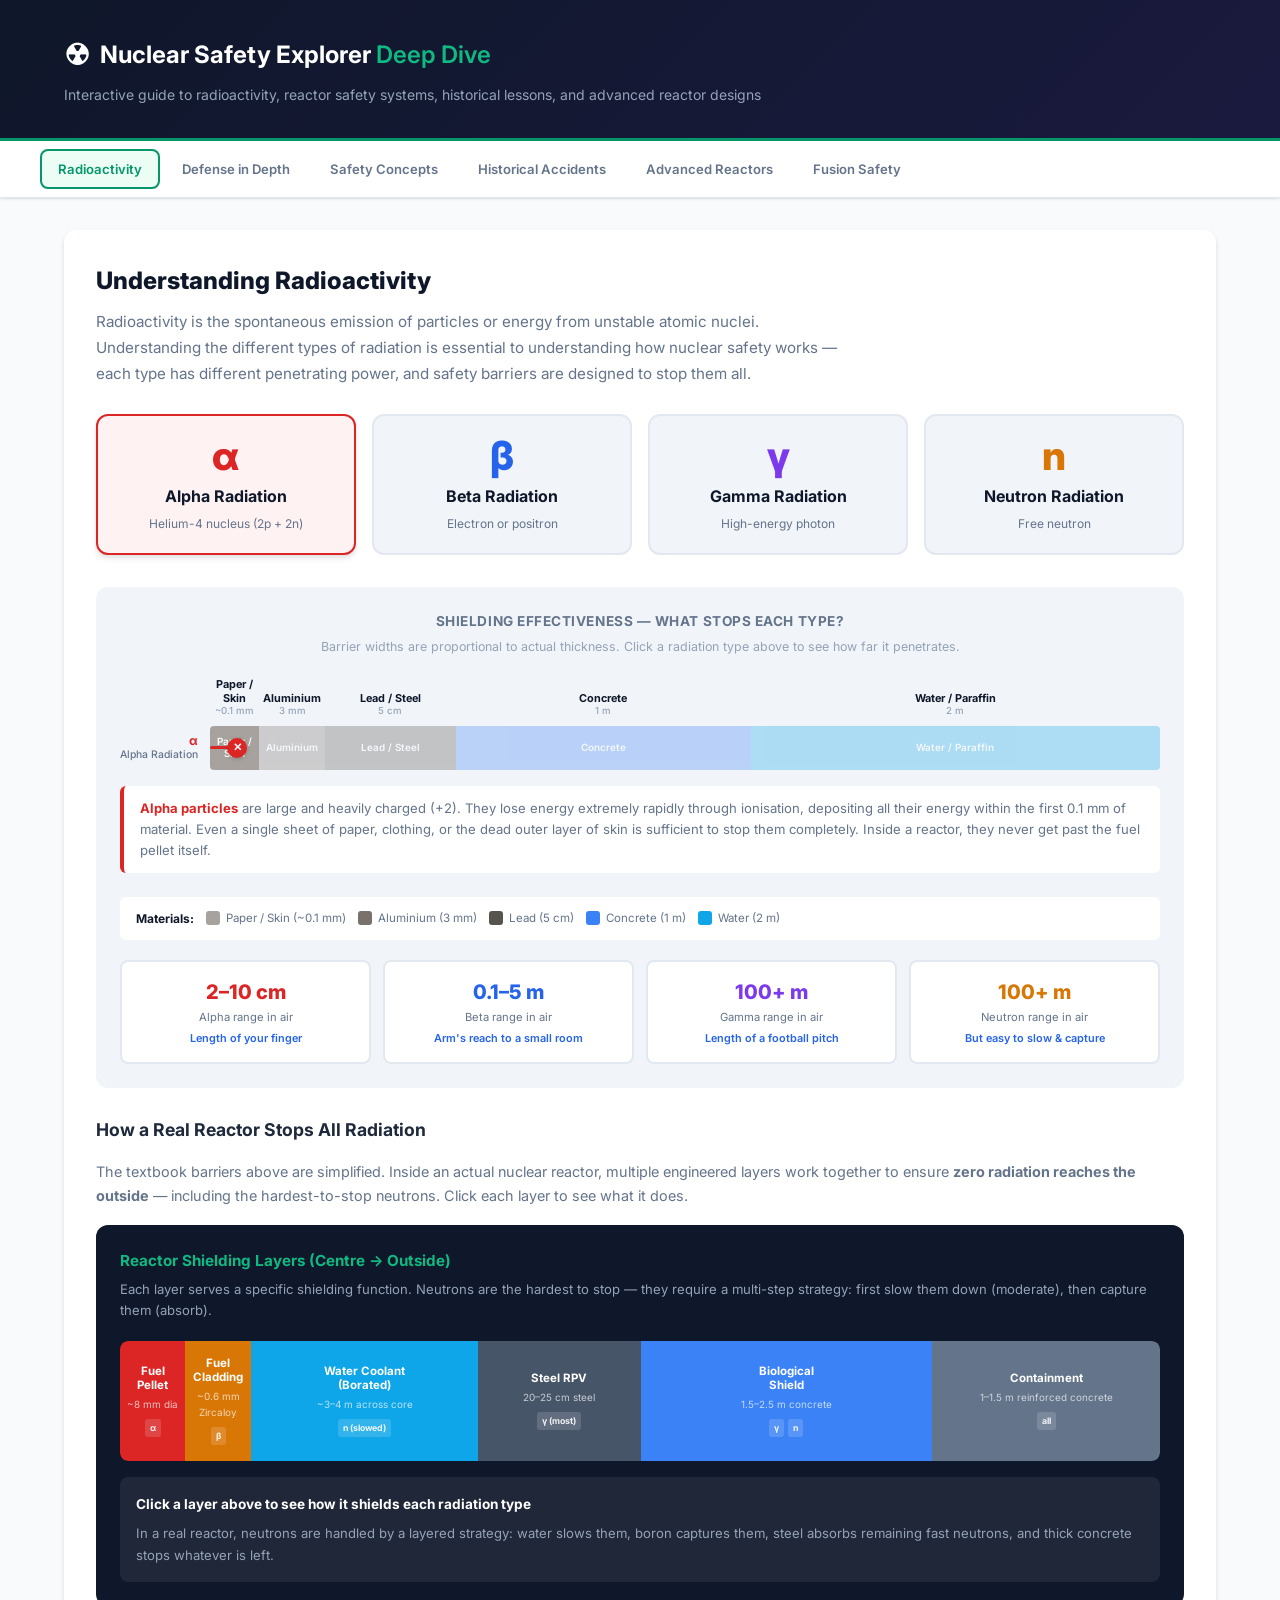
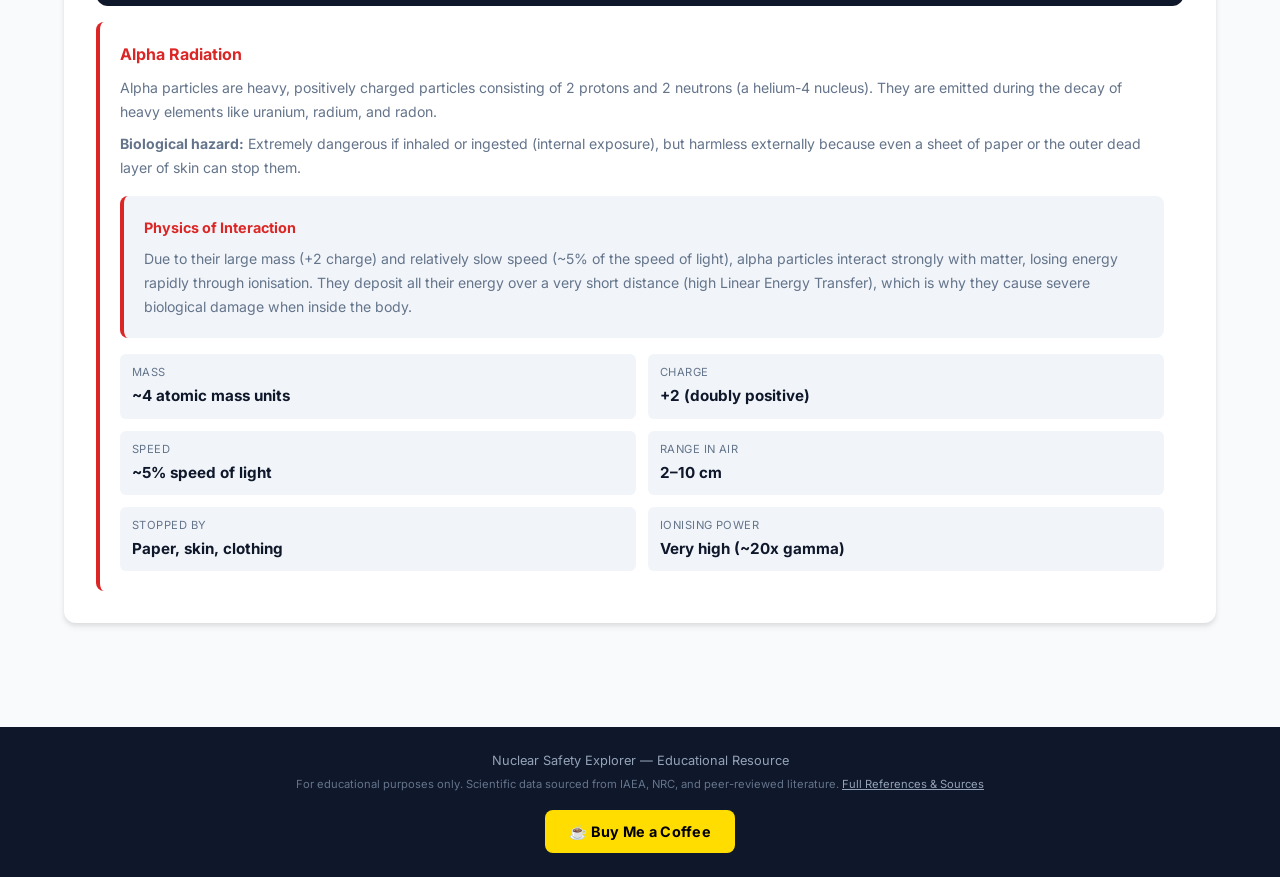
<file: 10_safety_education/index.html>
<!DOCTYPE html>
<html lang="en">
<head>
  <meta charset="UTF-8">
  <meta name="viewport" content="width=device-width, initial-scale=1.0">
  <title>Nuclear Safety Explorer — Understanding Reactor Safety</title>
  <link rel="preconnect" href="https://fonts.googleapis.com">
  <link rel="preconnect" href="https://fonts.gstatic.com" crossorigin>
  <link href="https://fonts.googleapis.com/css2?family=Inter:wght@400;500;600;700;800&display=swap" rel="stylesheet">
  <style>
/* ============================================================
   Nuclear Safety Explorer — Design System
   ============================================================ */
*, *::before, *::after { box-sizing: border-box; margin: 0; padding: 0; }

:root {
  --navy: #0f172a;
  --navy-light: #1e293b;
  --blue: #2563eb;
  --blue-light: #3b82f6;
  --green: #059669;
  --green-light: #10b981;
  --amber: #d97706;
  --amber-light: #f59e0b;
  --purple: #7c3aed;
  --purple-light: #8b5cf6;
  --red: #dc2626;
  --red-light: #ef4444;
  --teal: #0d9488;
  --cyan: #0891b2;
  --slate: #64748b;
  --slate-light: #94a3b8;
  --white: #ffffff;
  --off-white: #f8fafc;
  --gray-100: #f1f5f9;
  --gray-200: #e2e8f0;
  --gray-300: #cbd5e1;
  --radius: 12px;
  --radius-sm: 8px;
  --shadow: 0 1px 3px rgba(0,0,0,0.08), 0 1px 2px rgba(0,0,0,0.06);
  --shadow-md: 0 4px 6px rgba(0,0,0,0.07), 0 2px 4px rgba(0,0,0,0.06);
  --shadow-lg: 0 10px 15px rgba(0,0,0,0.1), 0 4px 6px rgba(0,0,0,0.05);
  --transition: 0.2s ease;
}

html { scroll-behavior: smooth; }

body {
  font-family: 'Inter', -apple-system, BlinkMacSystemFont, sans-serif;
  background: var(--off-white);
  color: var(--navy);
  line-height: 1.6;
  -webkit-font-smoothing: antialiased;
}

.container { max-width: 1200px; margin: 0 auto; padding: 0 24px; }

/* --- Header --- */
.site-header {
  background: linear-gradient(135deg, var(--navy) 0%, #1a1a3e 100%);
  color: var(--white);
  padding: 32px 0;
  border-bottom: 3px solid var(--green);
}

.header-inner { display: flex; flex-direction: column; gap: 4px; }

.logo { display: flex; align-items: center; gap: 10px; font-size: 1.5rem; font-weight: 700; }
.logo-icon { font-size: 1.8rem; }
.logo-sg { color: var(--green-light); font-weight: 600; }

.header-subtitle { font-size: 0.875rem; color: var(--slate-light); margin-top: 2px; }

/* --- Navigation --- */
.section-nav {
  background: var(--white);
  border-bottom: 1px solid var(--gray-200);
  position: sticky;
  top: 0;
  z-index: 100;
  box-shadow: var(--shadow);
}

.nav-inner {
  display: flex;
  gap: 4px;
  overflow-x: auto;
  padding: 8px 0;
  -webkit-overflow-scrolling: touch;
}

.nav-btn {
  background: none;
  border: 2px solid transparent;
  padding: 10px 16px;
  font-family: inherit;
  font-size: 0.82rem;
  font-weight: 600;
  color: var(--slate);
  cursor: pointer;
  border-radius: var(--radius-sm);
  white-space: nowrap;
  transition: all var(--transition);
}

.nav-btn:hover { color: var(--green); background: var(--gray-100); }

.nav-btn.active {
  color: var(--green);
  background: #ecfdf5;
  border-color: var(--green);
}

/* --- Panels --- */
.main-content { padding: 32px 24px; }

.panel {
  background: var(--white);
  border-radius: var(--radius);
  padding: 32px;
  box-shadow: var(--shadow-md);
  margin-bottom: 24px;
}

.panel.hidden { display: none; }

.section-title {
  font-size: 1.5rem;
  font-weight: 800;
  color: var(--navy);
  margin-bottom: 8px;
}

.section-desc {
  color: var(--slate);
  font-size: 0.95rem;
  margin-bottom: 28px;
  max-width: 750px;
  line-height: 1.7;
}

.subsection-title {
  font-size: 1.1rem;
  font-weight: 700;
  color: var(--navy-light);
  margin: 28px 0 16px;
}

/* --- Radiation Type Cards --- */
.radiation-grid {
  display: grid;
  grid-template-columns: repeat(4, 1fr);
  gap: 16px;
  margin-bottom: 32px;
}

.radiation-card {
  background: var(--gray-100);
  border: 2px solid var(--gray-200);
  border-radius: var(--radius);
  padding: 20px;
  cursor: pointer;
  transition: all 0.3s ease;
  text-align: center;
}

.radiation-card:hover { transform: translateY(-2px); box-shadow: var(--shadow-md); }

.radiation-card.active {
  border-color: var(--blue);
  background: #eff6ff;
  box-shadow: var(--shadow-md);
}

.radiation-card.active[data-type="alpha"] { border-color: var(--red); background: #fef2f2; }
.radiation-card.active[data-type="beta"] { border-color: var(--blue); background: #eff6ff; }
.radiation-card.active[data-type="gamma"] { border-color: var(--purple); background: #f5f3ff; }
.radiation-card.active[data-type="neutron"] { border-color: var(--amber); background: #fffbeb; }

.rad-symbol {
  font-size: 2.5rem;
  font-weight: 800;
  display: block;
  margin-bottom: 8px;
  line-height: 1;
}

.rad-name { font-size: 1rem; font-weight: 700; margin-bottom: 4px; }
.rad-particle { font-size: 0.75rem; color: var(--slate); }

/* --- Penetration Diagram (Redesigned with Scale) --- */
.penetration-demo {
  background: var(--gray-100);
  border-radius: var(--radius);
  padding: 24px;
  margin-bottom: 24px;
}

.penetration-title {
  font-size: 0.85rem;
  font-weight: 700;
  text-transform: uppercase;
  letter-spacing: 0.04em;
  color: var(--slate);
  margin-bottom: 4px;
  text-align: center;
}

.penetration-subtitle {
  font-size: 0.78rem;
  color: var(--slate-light);
  text-align: center;
  margin-bottom: 20px;
}

/* Source label on the left */
.pen-row {
  display: flex;
  align-items: center;
  gap: 0;
  margin-bottom: 6px;
  position: relative;
}

.pen-source {
  width: 90px;
  flex-shrink: 0;
  text-align: right;
  padding-right: 12px;
  font-size: 0.78rem;
  font-weight: 700;
  line-height: 1.2;
}

.pen-source .pen-source-sub {
  font-size: 0.65rem;
  font-weight: 500;
  color: var(--slate);
  display: block;
}

.pen-track {
  flex: 1;
  display: flex;
  align-items: stretch;
  height: 44px;
  position: relative;
  border-radius: 4px;
  overflow: visible;
}

.pen-barrier {
  display: flex;
  align-items: center;
  justify-content: center;
  font-size: 0.62rem;
  font-weight: 600;
  color: var(--white);
  text-align: center;
  line-height: 1.2;
  position: relative;
  transition: opacity 0.3s ease;
  padding: 2px 2px;
  min-width: 0;
  overflow: hidden;
}

.pen-barrier-label {
  position: relative;
  z-index: 1;
  pointer-events: none;
}

.pen-barrier .pen-thickness {
  position: absolute;
  bottom: -18px;
  left: 50%;
  transform: translateX(-50%);
  font-size: 0.6rem;
  color: var(--slate);
  font-weight: 600;
  white-space: nowrap;
  z-index: 2;
}

/* Arrow traveling through barriers */
.pen-arrow-track {
  position: absolute;
  top: 0;
  left: 0;
  height: 100%;
  display: flex;
  align-items: center;
  pointer-events: none;
  z-index: 5;
  transition: width 0.5s ease;
}

.pen-arrow-line {
  height: 3px;
  width: 100%;
  border-radius: 2px;
  position: relative;
}

.pen-arrow-line::after {
  content: '';
  position: absolute;
  right: -1px;
  top: -5px;
  width: 0; height: 0;
  border-left: 8px solid currentColor;
  border-top: 6px solid transparent;
  border-bottom: 6px solid transparent;
}

/* Stopped marker */
.pen-stopped {
  position: absolute;
  right: -8px;
  top: 50%;
  transform: translateY(-50%);
  z-index: 6;
  display: flex;
  flex-direction: column;
  align-items: center;
}

.pen-stopped-x {
  width: 20px;
  height: 20px;
  border-radius: 50%;
  display: flex;
  align-items: center;
  justify-content: center;
  font-size: 0.7rem;
  font-weight: 800;
  color: var(--white);
  box-shadow: 0 1px 4px rgba(0,0,0,0.2);
}

.pen-passes {
  position: absolute;
  right: -60px;
  top: 50%;
  transform: translateY(-50%);
  font-size: 0.68rem;
  font-weight: 700;
  white-space: nowrap;
  z-index: 6;
}

/* Barrier header row */
.pen-header-row {
  display: flex;
  align-items: flex-end;
  gap: 0;
  margin-bottom: 4px;
  padding-left: 90px;
}

.pen-header-cell {
  text-align: center;
  font-size: 0.68rem;
  font-weight: 700;
  color: var(--navy);
  line-height: 1.3;
  padding: 0 1px;
  min-width: 0;
}

.pen-header-cell .pen-header-thickness {
  font-size: 0.6rem;
  font-weight: 500;
  color: var(--slate-light);
  display: block;
}

/* Scale bar */
.pen-scale {
  display: flex;
  align-items: center;
  gap: 12px;
  margin-top: 24px;
  padding: 12px 16px;
  background: var(--white);
  border-radius: 6px;
  flex-wrap: wrap;
}

.pen-scale-item {
  display: flex;
  align-items: center;
  gap: 6px;
  font-size: 0.72rem;
  color: var(--slate);
}

.pen-scale-swatch {
  width: 14px;
  height: 14px;
  border-radius: 3px;
}

/* Reactor shielding section */
.reactor-shielding {
  margin-top: 28px;
}

.reactor-shield-diagram {
  background: var(--navy);
  border-radius: var(--radius);
  padding: 24px;
  color: var(--white);
  margin-bottom: 16px;
}

.reactor-shield-diagram h4 {
  font-size: 0.95rem;
  font-weight: 700;
  margin-bottom: 6px;
  color: var(--green-light);
}

.reactor-shield-diagram > p {
  font-size: 0.82rem;
  color: var(--slate-light);
  margin-bottom: 20px;
  line-height: 1.6;
}

.shield-layers-visual {
  display: flex;
  align-items: stretch;
  height: auto;
  gap: 0;
  margin-bottom: 16px;
  border-radius: 8px;
  overflow: hidden;
}

.shield-layer {
  display: flex;
  flex-direction: column;
  align-items: center;
  justify-content: center;
  padding: 16px 6px;
  text-align: center;
  cursor: pointer;
  transition: all 0.3s ease;
  position: relative;
  min-height: 100px;
}

.shield-layer:hover { filter: brightness(1.15); }
.shield-layer.active { filter: brightness(1.25); outline: 2px solid var(--white); outline-offset: -2px; }

.shield-layer-name {
  font-size: 0.72rem;
  font-weight: 700;
  color: var(--white);
  margin-bottom: 4px;
  line-height: 1.2;
}

.shield-layer-dim {
  font-size: 0.62rem;
  color: rgba(255,255,255,0.7);
}

.shield-layer-icons {
  margin-top: 6px;
  display: flex;
  gap: 4px;
  flex-wrap: wrap;
  justify-content: center;
}

.shield-stops-badge {
  font-size: 0.55rem;
  font-weight: 700;
  padding: 2px 5px;
  border-radius: 3px;
  background: rgba(255,255,255,0.15);
  color: rgba(255,255,255,0.9);
}

.shield-detail-box {
  background: rgba(255,255,255,0.07);
  border-radius: 8px;
  padding: 16px;
  font-size: 0.82rem;
  color: var(--slate-light);
  line-height: 1.7;
  min-height: 60px;
}

.shield-detail-box h5 {
  font-size: 0.85rem;
  font-weight: 700;
  color: var(--white);
  margin-bottom: 6px;
}

.shield-detail-box strong { color: var(--green-light); }

/* Scale comparison cards */
.scale-comparison-grid {
  display: grid;
  grid-template-columns: repeat(4, 1fr);
  gap: 12px;
  margin-top: 20px;
}

.scale-card {
  background: var(--white);
  border-radius: var(--radius-sm);
  padding: 14px;
  text-align: center;
  border: 2px solid var(--gray-200);
}

.scale-card-value {
  font-size: 1.25rem;
  font-weight: 800;
  color: var(--navy);
}

.scale-card-label {
  font-size: 0.7rem;
  color: var(--slate);
  margin-top: 2px;
  line-height: 1.3;
}

.scale-card-compare {
  font-size: 0.68rem;
  color: var(--blue);
  font-weight: 600;
  margin-top: 6px;
}

.rad-info-box {
  background: var(--white);
  border-radius: var(--radius-sm);
  padding: 20px;
  border-left: 4px solid var(--gray-300);
  margin-top: 16px;
  transition: all 0.3s ease;
}

.rad-info-box h4 { font-size: 1rem; font-weight: 700; margin-bottom: 8px; }
.rad-info-box p { font-size: 0.88rem; color: var(--slate); line-height: 1.7; }
.rad-info-box .rad-properties {
  display: grid;
  grid-template-columns: 1fr 1fr;
  gap: 12px;
  margin-top: 12px;
}
.rad-prop { background: var(--gray-100); border-radius: 6px; padding: 10px 12px; }
.rad-prop-label { font-size: 0.7rem; color: var(--slate); text-transform: uppercase; letter-spacing: 0.04em; }
.rad-prop-value { font-size: 0.95rem; font-weight: 700; color: var(--navy); margin-top: 2px; }

/* --- Defense in Depth --- */
.defense-layers {
  display: flex;
  flex-direction: column;
  align-items: center;
  gap: 0;
  margin: 24px 0;
}

.defense-ring {
  border-radius: var(--radius);
  padding: 16px 24px;
  width: 100%;
  cursor: pointer;
  transition: all 0.3s ease;
  border: 2px solid transparent;
  position: relative;
  display: flex;
  align-items: center;
  gap: 16px;
  margin-bottom: 8px;
}

.defense-ring:hover { transform: translateX(4px); }

.defense-ring.active {
  box-shadow: var(--shadow-md);
  transform: translateX(8px);
}

.ring-number {
  width: 40px;
  height: 40px;
  border-radius: 50%;
  display: flex;
  align-items: center;
  justify-content: center;
  font-weight: 800;
  font-size: 1.1rem;
  color: var(--white);
  flex-shrink: 0;
}

.ring-content { flex: 1; }
.ring-title { font-weight: 700; font-size: 0.95rem; }
.ring-subtitle { font-size: 0.8rem; color: var(--slate); margin-top: 2px; }

.defense-detail {
  background: var(--white);
  border: 2px solid var(--gray-200);
  border-radius: var(--radius);
  padding: 24px;
  margin-top: 16px;
  min-height: 120px;
}

.defense-detail h4 { font-size: 1.05rem; font-weight: 700; margin-bottom: 10px; }
.defense-detail p { font-size: 0.9rem; color: var(--slate); line-height: 1.7; margin-bottom: 8px; }

/* --- Safety Concepts --- */
.concept-tabs {
  display: flex;
  gap: 8px;
  margin-bottom: 24px;
  flex-wrap: wrap;
}

.concept-tab {
  padding: 10px 20px;
  border: 2px solid var(--gray-200);
  background: var(--gray-100);
  border-radius: 24px;
  font-family: inherit;
  font-size: 0.85rem;
  font-weight: 600;
  color: var(--slate);
  cursor: pointer;
  transition: all var(--transition);
}

.concept-tab:hover { border-color: var(--teal); color: var(--teal); }
.concept-tab.active { border-color: var(--teal); background: #f0fdfa; color: var(--teal); }

.concept-content {
  display: none;
  animation: fadeIn 0.3s ease;
}

.concept-content.active { display: block; }

@keyframes fadeIn {
  from { opacity: 0; transform: translateY(8px); }
  to { opacity: 1; transform: translateY(0); }
}

.concept-header { display: flex; align-items: flex-start; gap: 20px; margin-bottom: 20px; }

.concept-icon {
  width: 56px;
  height: 56px;
  border-radius: var(--radius-sm);
  display: flex;
  align-items: center;
  justify-content: center;
  font-size: 1.5rem;
  flex-shrink: 0;
}

.concept-text h3 { font-size: 1.15rem; font-weight: 700; margin-bottom: 6px; }
.concept-text p { font-size: 0.9rem; color: var(--slate); line-height: 1.7; }

.physics-box {
  background: var(--gray-100);
  border-radius: var(--radius-sm);
  padding: 20px;
  margin-top: 16px;
  border-left: 4px solid var(--teal);
}

.physics-box h4 { font-size: 0.9rem; font-weight: 700; margin-bottom: 8px; color: var(--teal); }
.physics-box p { font-size: 0.88rem; color: var(--slate); line-height: 1.7; }

/* --- Interactive Demo Panels --- */
.demo-panel {
  background: var(--navy);
  border-radius: var(--radius);
  padding: 24px;
  color: var(--white);
  margin-top: 20px;
}

.demo-panel h4 { font-size: 0.95rem; font-weight: 700; margin-bottom: 16px; color: var(--green-light); }

.temp-slider-row {
  display: flex;
  align-items: center;
  gap: 16px;
  margin-bottom: 16px;
}

.temp-slider-row label {
  font-size: 0.8rem;
  font-weight: 600;
  color: var(--slate-light);
  min-width: 100px;
}

.temp-slider-row input[type="range"] {
  flex: 1;
  -webkit-appearance: none;
  appearance: none;
  height: 6px;
  background: #334155;
  border-radius: 3px;
  outline: none;
}

.temp-slider-row input[type="range"]::-webkit-slider-thumb {
  -webkit-appearance: none;
  width: 20px;
  height: 20px;
  background: var(--green-light);
  border-radius: 50%;
  cursor: pointer;
}

.temp-value {
  font-size: 1.3rem;
  font-weight: 800;
  color: var(--green-light);
  min-width: 70px;
  text-align: right;
}

.reactivity-bar-container {
  background: #334155;
  border-radius: 6px;
  height: 32px;
  overflow: hidden;
  position: relative;
  margin-bottom: 8px;
}

.reactivity-bar {
  height: 100%;
  border-radius: 6px;
  transition: all 0.3s ease;
  display: flex;
  align-items: center;
  padding-left: 12px;
  font-size: 0.8rem;
  font-weight: 700;
}

.reactivity-label {
  font-size: 0.78rem;
  color: var(--slate-light);
  margin-top: 4px;
}

.reactivity-center {
  position: absolute;
  left: 50%;
  top: 0;
  bottom: 0;
  width: 2px;
  background: var(--white);
  opacity: 0.3;
}

/* --- Accident Timeline --- */
.accident-selector {
  display: grid;
  grid-template-columns: repeat(3, 1fr);
  gap: 12px;
  margin-bottom: 24px;
}

.accident-card {
  background: var(--gray-100);
  border: 2px solid var(--gray-200);
  border-radius: var(--radius);
  padding: 20px;
  cursor: pointer;
  transition: all 0.3s ease;
  text-align: center;
}

.accident-card:hover { border-color: var(--red-light); }
.accident-card.active { border-color: var(--red); background: #fef2f2; }

.accident-year { font-size: 2rem; font-weight: 800; color: var(--red); }
.accident-name { font-size: 1rem; font-weight: 700; margin-top: 4px; }
.accident-location { font-size: 0.8rem; color: var(--slate); }
.accident-scale { font-size: 0.75rem; font-weight: 600; color: var(--red); margin-top: 6px; }

.accident-detail {
  background: var(--white);
  border: 2px solid var(--gray-200);
  border-radius: var(--radius);
  padding: 28px;
  animation: fadeIn 0.3s ease;
}

.accident-detail h3 { font-size: 1.2rem; font-weight: 800; margin-bottom: 16px; color: var(--red); }

.timeline {
  position: relative;
  padding-left: 32px;
  margin: 20px 0;
}

.timeline::before {
  content: '';
  position: absolute;
  left: 12px;
  top: 0;
  bottom: 0;
  width: 3px;
  background: var(--gray-200);
  border-radius: 2px;
}

.timeline-item {
  position: relative;
  margin-bottom: 20px;
  padding-left: 20px;
}

.timeline-item::before {
  content: '';
  position: absolute;
  left: -24px;
  top: 6px;
  width: 12px;
  height: 12px;
  border-radius: 50%;
  background: var(--red);
  border: 3px solid var(--white);
  box-shadow: 0 0 0 2px var(--red);
}

.timeline-item.safe::before { background: var(--green); box-shadow: 0 0 0 2px var(--green); }

.timeline-time {
  font-size: 0.75rem;
  font-weight: 700;
  color: var(--red);
  text-transform: uppercase;
  letter-spacing: 0.04em;
}

.timeline-item.safe .timeline-time { color: var(--green); }

.timeline-text { font-size: 0.88rem; color: var(--slate); margin-top: 4px; line-height: 1.6; }

.failure-box {
  background: #fef2f2;
  border: 2px solid #fecaca;
  border-radius: var(--radius-sm);
  padding: 20px;
  margin-top: 20px;
}

.failure-box h4 { font-size: 0.95rem; font-weight: 700; color: var(--red); margin-bottom: 8px; }
.failure-box p { font-size: 0.88rem; color: var(--slate); line-height: 1.7; }
.failure-box ul { margin: 8px 0 0 20px; font-size: 0.88rem; color: var(--slate); line-height: 1.8; }

.lesson-box {
  background: #ecfdf5;
  border: 2px solid #a7f3d0;
  border-radius: var(--radius-sm);
  padding: 20px;
  margin-top: 16px;
}

.lesson-box h4 { font-size: 0.95rem; font-weight: 700; color: var(--green); margin-bottom: 8px; }
.lesson-box p { font-size: 0.88rem; color: var(--slate); line-height: 1.7; }

/* --- Advanced Reactor Cards --- */
.reactor-type-grid {
  display: grid;
  grid-template-columns: 1fr 1fr;
  gap: 20px;
  margin-bottom: 24px;
}

.reactor-type-card {
  border: 2px solid var(--gray-200);
  border-radius: var(--radius);
  overflow: hidden;
  cursor: pointer;
  transition: all 0.3s ease;
}

.reactor-type-card:hover { border-color: var(--purple-light); }
.reactor-type-card.active { border-color: var(--purple); box-shadow: var(--shadow-md); }

.reactor-type-header {
  padding: 20px;
  color: var(--white);
  font-weight: 700;
}

.reactor-type-header h3 { font-size: 1.1rem; margin-bottom: 4px; }
.reactor-type-header p { font-size: 0.8rem; opacity: 0.85; font-weight: 400; }

.reactor-type-body {
  padding: 16px 20px;
  background: var(--white);
}

.reactor-type-body p { font-size: 0.85rem; color: var(--slate); line-height: 1.6; }

.safety-features {
  list-style: none;
  padding: 0;
  margin: 12px 0 0;
}

.safety-features li {
  font-size: 0.85rem;
  color: var(--navy);
  padding: 6px 0;
  border-bottom: 1px solid var(--gray-100);
  display: flex;
  align-items: flex-start;
  gap: 8px;
}

.safety-features li::before {
  content: '';
  width: 8px;
  height: 8px;
  border-radius: 50%;
  background: var(--green);
  flex-shrink: 0;
  margin-top: 6px;
}

.advanced-detail {
  background: var(--white);
  border: 2px solid var(--gray-200);
  border-radius: var(--radius);
  padding: 28px;
  animation: fadeIn 0.3s ease;
}

.advanced-detail h3 { font-size: 1.15rem; font-weight: 800; margin-bottom: 16px; }

.physics-comparison {
  display: grid;
  grid-template-columns: 1fr 1fr;
  gap: 16px;
  margin-top: 20px;
}

.physics-card {
  background: var(--gray-100);
  border-radius: var(--radius-sm);
  padding: 16px;
}

.physics-card h5 {
  font-size: 0.8rem;
  font-weight: 700;
  text-transform: uppercase;
  letter-spacing: 0.04em;
  color: var(--slate);
  margin-bottom: 8px;
}

.physics-card p { font-size: 0.85rem; color: var(--navy); line-height: 1.6; }

/* --- Fusion Section --- */
.fusion-comparison {
  display: grid;
  grid-template-columns: 1fr 1fr;
  gap: 24px;
  margin: 24px 0;
}

.fusion-col {
  border-radius: var(--radius);
  padding: 24px;
}

.fusion-col h3 { font-size: 1.05rem; font-weight: 700; margin-bottom: 16px; }

.fusion-col.fission-col {
  background: #fef2f2;
  border: 2px solid #fecaca;
}

.fusion-col.fission-col h3 { color: var(--red); }

.fusion-col.fusion-col-green {
  background: #ecfdf5;
  border: 2px solid #a7f3d0;
}

.fusion-col.fusion-col-green h3 { color: var(--green); }

.comparison-item {
  display: flex;
  align-items: flex-start;
  gap: 10px;
  margin-bottom: 14px;
}

.comparison-item .ci-icon {
  width: 24px;
  height: 24px;
  border-radius: 50%;
  display: flex;
  align-items: center;
  justify-content: center;
  font-size: 0.7rem;
  flex-shrink: 0;
  font-weight: 700;
  color: var(--white);
}

.comparison-item p { font-size: 0.85rem; color: var(--navy); line-height: 1.5; }

.waste-comparison-visual {
  display: grid;
  grid-template-columns: 1fr 1fr;
  gap: 24px;
  margin: 24px 0;
}

.waste-bar-group {
  background: var(--gray-100);
  border-radius: var(--radius-sm);
  padding: 20px;
}

.waste-bar-group h4 {
  font-size: 0.85rem;
  font-weight: 700;
  margin-bottom: 16px;
  text-align: center;
}

.waste-bar-item {
  margin-bottom: 12px;
}

.waste-bar-label {
  font-size: 0.75rem;
  font-weight: 600;
  color: var(--slate);
  margin-bottom: 4px;
}

.waste-bar-track {
  height: 24px;
  background: var(--gray-200);
  border-radius: 4px;
  overflow: hidden;
  position: relative;
}

.waste-bar-fill {
  height: 100%;
  border-radius: 4px;
  display: flex;
  align-items: center;
  padding-left: 8px;
  font-size: 0.7rem;
  font-weight: 700;
  color: var(--white);
  transition: width 1s ease;
}

/* --- Key Stats Strip --- */
.key-stats {
  display: grid;
  grid-template-columns: repeat(4, 1fr);
  gap: 12px;
  margin: 24px 0;
}

.key-stat {
  background: var(--gray-100);
  border-radius: var(--radius-sm);
  padding: 16px;
  text-align: center;
}

.key-stat-value {
  font-size: 1.5rem;
  font-weight: 800;
  display: block;
}

.key-stat-label {
  font-size: 0.72rem;
  color: var(--slate);
  margin-top: 4px;
  text-transform: uppercase;
  letter-spacing: 0.03em;
}

/* --- Footer --- */
.site-footer {
  background: var(--navy);
  color: var(--slate-light);
  text-align: center;
  padding: 24px;
  font-size: 0.8rem;
  margin-top: 48px;
}

.footer-note { font-size: 0.7rem; margin-top: 4px; color: var(--slate); }
.site-footer .bmc-banner {
  display: inline-block;
  margin-top: 16px;
  padding: 10px 24px;
  background-color: #ffdd00;
  color: #000;
  border-radius: 8px;
  text-decoration: none;
  font-weight: 700;
  font-size: 0.9rem;
  letter-spacing: 0.02em;
  transition: opacity 0.2s;
}
.site-footer .bmc-banner:hover { opacity: 0.85; }

/* --- Responsive --- */
@media (max-width: 1024px) {
  .radiation-grid { grid-template-columns: repeat(2, 1fr); }
  .accident-selector { grid-template-columns: 1fr; }
  .reactor-type-grid { grid-template-columns: 1fr; }
  .fusion-comparison { grid-template-columns: 1fr; }
  .waste-comparison-visual { grid-template-columns: 1fr; }
  .physics-comparison { grid-template-columns: 1fr; }
  .key-stats { grid-template-columns: repeat(2, 1fr); }
  .scale-comparison-grid { grid-template-columns: repeat(2, 1fr); }
}

@media (max-width: 768px) {
  .container { padding: 0 16px; }
  .panel { padding: 20px; }
  .main-content { padding: 16px; }
  .radiation-grid { grid-template-columns: 1fr 1fr; }
  .nav-inner { gap: 2px; }
  .nav-btn { padding: 8px 12px; font-size: 0.75rem; }
  .rad-info-box .rad-properties { grid-template-columns: 1fr; }
  .scale-comparison-grid { grid-template-columns: 1fr 1fr; }
  .pen-source { width: 70px; font-size: 0.7rem; }
  .pen-header-row { padding-left: 70px; }
  .shield-layers-visual { flex-wrap: wrap; }
  .shield-layer { min-width: 80px; min-height: 70px; padding: 10px 4px; }
}
  </style>
</head>
<body>

  <!-- Header -->
  <header class="site-header">
    <div class="container header-inner">
      <div class="logo">
        <span class="logo-icon">&#9762;</span>
        <span class="logo-text">Nuclear Safety Explorer <span class="logo-sg">Deep Dive</span></span>
      </div>
      <p class="header-subtitle">Interactive guide to radioactivity, reactor safety systems, historical lessons, and advanced reactor designs</p>
    </div>
  </header>

  <!-- Navigation -->
  <nav class="section-nav" id="section-nav">
    <div class="container nav-inner">
      <button class="nav-btn active" data-section="radiation">Radioactivity</button>
      <button class="nav-btn" data-section="defense">Defense in Depth</button>
      <button class="nav-btn" data-section="concepts">Safety Concepts</button>
      <button class="nav-btn" data-section="accidents">Historical Accidents</button>
      <button class="nav-btn" data-section="advanced">Advanced Reactors</button>
      <button class="nav-btn" data-section="fusion">Fusion Safety</button>
    </div>
  </nav>

  <main class="container main-content">

    <!-- ===== Section 1: Radioactivity ===== -->
    <section class="panel" id="section-radiation">
      <h2 class="section-title">Understanding Radioactivity</h2>
      <p class="section-desc">Radioactivity is the spontaneous emission of particles or energy from unstable atomic nuclei. Understanding the different types of radiation is essential to understanding how nuclear safety works &mdash; each type has different penetrating power, and safety barriers are designed to stop them all.</p>

      <div class="radiation-grid" id="radiation-grid">
        <div class="radiation-card active" data-type="alpha">
          <span class="rad-symbol" style="color: var(--red);">&alpha;</span>
          <div class="rad-name">Alpha Radiation</div>
          <div class="rad-particle">Helium-4 nucleus (2p + 2n)</div>
        </div>
        <div class="radiation-card" data-type="beta">
          <span class="rad-symbol" style="color: var(--blue);">&beta;</span>
          <div class="rad-name">Beta Radiation</div>
          <div class="rad-particle">Electron or positron</div>
        </div>
        <div class="radiation-card" data-type="gamma">
          <span class="rad-symbol" style="color: var(--purple);">&gamma;</span>
          <div class="rad-name">Gamma Radiation</div>
          <div class="rad-particle">High-energy photon</div>
        </div>
        <div class="radiation-card" data-type="neutron">
          <span class="rad-symbol" style="color: var(--amber);">n</span>
          <div class="rad-name">Neutron Radiation</div>
          <div class="rad-particle">Free neutron</div>
        </div>
      </div>

      <!-- Penetration Visualization (with scale) -->
      <div class="penetration-demo">
        <div class="penetration-title">Shielding Effectiveness &mdash; What Stops Each Type?</div>
        <div class="penetration-subtitle">Barrier widths are proportional to actual thickness. Click a radiation type above to see how far it penetrates.</div>

        <!-- Header showing barrier names + thicknesses -->
        <div id="pen-diagram">
          <!-- Rendered by JS -->
        </div>

        <!-- Scale legend -->
        <div class="pen-scale">
          <span style="font-weight: 700; color: var(--navy); font-size: 0.75rem;">Materials:</span>
          <div class="pen-scale-item"><div class="pen-scale-swatch" style="background: #a8a29e;"></div>Paper / Skin (~0.1 mm)</div>
          <div class="pen-scale-item"><div class="pen-scale-swatch" style="background: #78716c;"></div>Aluminium (3 mm)</div>
          <div class="pen-scale-item"><div class="pen-scale-swatch" style="background: #57534e;"></div>Lead (5 cm)</div>
          <div class="pen-scale-item"><div class="pen-scale-swatch" style="background: #3b82f6;"></div>Concrete (1 m)</div>
          <div class="pen-scale-item"><div class="pen-scale-swatch" style="background: #0ea5e9;"></div>Water (2 m)</div>
        </div>

        <!-- Real-world scale comparisons -->
        <div class="scale-comparison-grid">
          <div class="scale-card">
            <div class="scale-card-value" style="color: var(--red);">2&ndash;10 cm</div>
            <div class="scale-card-label">Alpha range in air</div>
            <div class="scale-card-compare">Length of your finger</div>
          </div>
          <div class="scale-card">
            <div class="scale-card-value" style="color: var(--blue);">0.1&ndash;5 m</div>
            <div class="scale-card-label">Beta range in air</div>
            <div class="scale-card-compare">Arm's reach to a small room</div>
          </div>
          <div class="scale-card">
            <div class="scale-card-value" style="color: var(--purple);">100+ m</div>
            <div class="scale-card-label">Gamma range in air</div>
            <div class="scale-card-compare">Length of a football pitch</div>
          </div>
          <div class="scale-card">
            <div class="scale-card-value" style="color: var(--amber);">100+ m</div>
            <div class="scale-card-label">Neutron range in air</div>
            <div class="scale-card-compare">But easy to slow &amp; capture</div>
          </div>
        </div>
      </div>

      <!-- Reactor Shielding: How It Actually Works -->
      <div class="reactor-shielding">
        <h3 class="subsection-title">How a Real Reactor Stops All Radiation</h3>
        <p style="font-size: 0.9rem; color: var(--slate); margin-bottom: 16px; line-height: 1.7;">The textbook barriers above are simplified. Inside an actual nuclear reactor, multiple engineered layers work together to ensure <strong>zero radiation reaches the outside</strong> &mdash; including the hardest-to-stop neutrons. Click each layer to see what it does.</p>

        <div class="reactor-shield-diagram">
          <h4>Reactor Shielding Layers (Centre &rarr; Outside)</h4>
          <p>Each layer serves a specific shielding function. Neutrons are the hardest to stop &mdash; they require a multi-step strategy: first slow them down (moderate), then capture them (absorb).</p>

          <div class="shield-layers-visual" id="shield-layers-visual">
            <!-- Rendered by JS -->
          </div>

          <div class="shield-detail-box" id="shield-detail-box">
            <h5>Click a layer above to see how it shields each radiation type</h5>
            <p>In a real reactor, neutrons are handled by a layered strategy: water slows them, boron captures them, steel absorbs remaining fast neutrons, and thick concrete stops whatever is left.</p>
          </div>
        </div>
      </div>

      <!-- Dynamic Info Box -->
      <div class="rad-info-box" id="rad-info-box">
        <!-- Filled by JS -->
      </div>
    </section>

    <!-- ===== Section 2: Defense in Depth ===== -->
    <section class="panel hidden" id="section-defense">
      <h2 class="section-title">Defense in Depth</h2>
      <p class="section-desc">Nuclear power plants use multiple independent layers of protection. For a release of radioactivity to occur, every single barrier must fail simultaneously &mdash; an extraordinarily unlikely scenario in modern reactor designs.</p>

      <div class="key-stats">
        <div class="key-stat">
          <span class="key-stat-value" style="color: var(--green);">5</span>
          <span class="key-stat-label">Physical Barriers</span>
        </div>
        <div class="key-stat">
          <span class="key-stat-value" style="color: var(--blue);">3+</span>
          <span class="key-stat-label">Redundant Systems</span>
        </div>
        <div class="key-stat">
          <span class="key-stat-value" style="color: var(--purple);">Multiple</span>
          <span class="key-stat-label">Diverse Mechanisms</span>
        </div>
        <div class="key-stat">
          <span class="key-stat-value" style="color: var(--amber);">Independent</span>
          <span class="key-stat-label">Safety Channels</span>
        </div>
      </div>

      <h3 class="subsection-title">Click each layer to explore</h3>

      <div class="defense-layers" id="defense-layers">
        <!-- Filled by JS -->
      </div>

      <div class="defense-detail" id="defense-detail">
        <h4>Select a barrier layer above to learn more</h4>
        <p>Each layer is designed to function independently &mdash; the failure of any single barrier does not compromise the overall containment of radioactive material.</p>
      </div>
    </section>

    <!-- ===== Section 3: Safety Concepts ===== -->
    <section class="panel hidden" id="section-concepts">
      <h2 class="section-title">Safety Concepts &amp; Mechanisms</h2>
      <p class="section-desc">Modern nuclear reactors incorporate fundamental physics-based safety mechanisms that operate without human intervention or external power. Explore each concept to understand how physics itself prevents accidents.</p>

      <div class="concept-tabs" id="concept-tabs">
        <button class="concept-tab active" data-concept="negative-temp">Negative Temperature Coefficient</button>
        <button class="concept-tab" data-concept="negative-void">Negative Void Coefficient</button>
        <button class="concept-tab" data-concept="passive-safe">Passive Safety</button>
        <button class="concept-tab" data-concept="walkaway-safe">Walkaway Safe</button>
        <button class="concept-tab" data-concept="doppler">Doppler Broadening</button>
        <button class="concept-tab" data-concept="xenon">Xenon Poisoning</button>
      </div>

      <div id="concept-panels">
        <!-- Filled by JS -->
      </div>
    </section>

    <!-- ===== Section 4: Historical Accidents ===== -->
    <section class="panel hidden" id="section-accidents">
      <h2 class="section-title">Historical Accidents &amp; Lessons Learned</h2>
      <p class="section-desc">Every major nuclear incident has led to fundamental improvements in reactor design and safety culture. Understanding what went wrong is key to understanding why modern reactors are dramatically safer.</p>

      <div class="accident-selector" id="accident-selector">
        <div class="accident-card active" data-accident="tmi">
          <div class="accident-year">1979</div>
          <div class="accident-name">Three Mile Island</div>
          <div class="accident-location">Pennsylvania, USA</div>
          <div class="accident-scale">INES Level 5 &mdash; Partial Meltdown</div>
        </div>
        <div class="accident-card" data-accident="chernobyl">
          <div class="accident-year">1986</div>
          <div class="accident-name">Chernobyl</div>
          <div class="accident-location">Pripyat, Ukraine (USSR)</div>
          <div class="accident-scale">INES Level 7 &mdash; Major Accident</div>
        </div>
        <div class="accident-card" data-accident="fukushima">
          <div class="accident-year">2011</div>
          <div class="accident-name">Fukushima Daiichi</div>
          <div class="accident-location">Okuma, Japan</div>
          <div class="accident-scale">INES Level 7 &mdash; Major Accident</div>
        </div>
      </div>

      <div id="accident-detail-container">
        <!-- Filled by JS -->
      </div>
    </section>

    <!-- ===== Section 5: Advanced Reactors ===== -->
    <section class="panel hidden" id="section-advanced">
      <h2 class="section-title">Advanced Reactor Designs</h2>
      <p class="section-desc">Next-generation reactor designs exploit fundamental physics to achieve safety levels far beyond conventional pressurised water reactors (PWRs). Many cannot physically melt down, regardless of operator actions or equipment failures.</p>

      <div class="reactor-type-grid" id="reactor-type-grid">
        <div class="reactor-type-card active" data-reactor="msr">
          <div class="reactor-type-header" style="background: linear-gradient(135deg, #7c3aed, #a78bfa);">
            <h3>Molten Salt Reactor (MSR)</h3>
            <p>Fuel dissolved in liquid salt coolant</p>
          </div>
          <div class="reactor-type-body">
            <p>Fuel is dissolved directly in a molten fluoride or chloride salt that acts as both fuel carrier and coolant. Operates at atmospheric pressure.</p>
            <ul class="safety-features">
              <li>Freeze plug &mdash; passive drain on power loss</li>
              <li>Atmospheric pressure operation &mdash; no pressurised explosion risk</li>
              <li>Strong negative temperature coefficient</li>
              <li>Online fuel processing removes fission products</li>
              <li>No solid fuel to melt &mdash; fuel is already liquid</li>
            </ul>
          </div>
        </div>
        <div class="reactor-type-card" data-reactor="htgr">
          <div class="reactor-type-header" style="background: linear-gradient(135deg, #059669, #34d399);">
            <h3>High-Temperature Gas Reactor (HTGR)</h3>
            <p>TRISO fuel with helium coolant</p>
          </div>
          <div class="reactor-type-body">
            <p>Uses tiny TRISO fuel particles &mdash; each one a miniature containment system coated in ceramic and carbon layers, cooled by inert helium gas.</p>
            <ul class="safety-features">
              <li>TRISO particles withstand 1600+ &deg;C without releasing fission products</li>
              <li>Graphite moderator has enormous thermal inertia</li>
              <li>Helium coolant is chemically inert (no steam explosions)</li>
              <li>Strong negative temperature coefficient</li>
              <li>Demonstrated walkaway safety (AVR, HTR-10 tests)</li>
            </ul>
          </div>
        </div>
        <div class="reactor-type-card" data-reactor="pwr">
          <div class="reactor-type-header" style="background: linear-gradient(135deg, #2563eb, #60a5fa);">
            <h3>Pressurised Water Reactor (PWR)</h3>
            <p>Most common reactor type worldwide</p>
          </div>
          <div class="reactor-type-body">
            <p>Uses solid uranium oxide fuel rods cooled by pressurised water (~155 bar). Reliable and well-understood, but requires active safety systems and external power.</p>
            <ul class="safety-features">
              <li>Negative temperature and void coefficients</li>
              <li>Control rod insertion (SCRAM) shuts reactor in seconds</li>
              <li>Emergency core cooling systems (ECCS)</li>
              <li>Steel and concrete containment building</li>
              <li>Requires active cooling after shutdown (decay heat)</li>
            </ul>
          </div>
        </div>
        <div class="reactor-type-card" data-reactor="sfr">
          <div class="reactor-type-header" style="background: linear-gradient(135deg, #d97706, #fbbf24);">
            <h3>Sodium-Cooled Fast Reactor (SFR)</h3>
            <p>Fast-spectrum reactor with liquid metal coolant</p>
          </div>
          <div class="reactor-type-body">
            <p>Uses liquid sodium as coolant, which has excellent heat transfer properties and operates at atmospheric pressure. Can breed fuel and burn nuclear waste.</p>
            <ul class="safety-features">
              <li>Atmospheric pressure operation</li>
              <li>Passive decay heat removal via natural circulation</li>
              <li>Strong negative reactivity feedback</li>
              <li>Can consume long-lived waste as fuel</li>
              <li>Demonstrated passive shutdown (EBR-II tests, 1986)</li>
            </ul>
          </div>
        </div>
      </div>

      <div id="advanced-detail-container">
        <!-- Filled by JS -->
      </div>
    </section>

    <!-- ===== Section 6: Fusion Safety ===== -->
    <section class="panel hidden" id="section-fusion">
      <h2 class="section-title">Fusion Reactor Safety</h2>
      <p class="section-desc">Fusion &mdash; the process that powers the Sun &mdash; offers transformative safety advantages over fission. A fusion reactor cannot melt down, produces no long-lived radioactive waste, and carries no risk of a chain reaction accident.</p>

      <div class="key-stats">
        <div class="key-stat">
          <span class="key-stat-value" style="color: var(--green);">0</span>
          <span class="key-stat-label">Chain Reaction Risk</span>
        </div>
        <div class="key-stat">
          <span class="key-stat-value" style="color: var(--blue);">&lt; 100 yr</span>
          <span class="key-stat-label">Waste Decay Time</span>
        </div>
        <div class="key-stat">
          <span class="key-stat-value" style="color: var(--purple);">&lt; 1 g</span>
          <span class="key-stat-label">Fuel in Plasma</span>
        </div>
        <div class="key-stat">
          <span class="key-stat-value" style="color: var(--teal);">No</span>
          <span class="key-stat-label">Weapons-Usable Material</span>
        </div>
      </div>

      <h3 class="subsection-title">Why Fusion Is Inherently Safer</h3>
      <p style="font-size: 0.9rem; color: var(--slate); margin-bottom: 24px; line-height: 1.7;">In fission, heavy atoms like uranium-235 are split, releasing energy and neutrons that sustain a chain reaction. The challenge is <em>controlling</em> this chain reaction. In fusion, light atoms (hydrogen isotopes deuterium and tritium) are forced together at extreme temperatures (~150 million &deg;C) to form helium. The challenge is <em>sustaining</em> the reaction &mdash; any disruption instantly stops it.</p>

      <div class="fusion-comparison">
        <div class="fusion-col fission-col">
          <h3>Fission Reactors</h3>
          <div class="comparison-item">
            <div class="ci-icon" style="background: var(--red);">!</div>
            <p><strong>Chain reaction must be actively controlled.</strong> Without control rods or negative feedback, the reaction accelerates.</p>
          </div>
          <div class="comparison-item">
            <div class="ci-icon" style="background: var(--red);">!</div>
            <p><strong>Large fuel inventory</strong> in the core (typically 80&ndash;100 tonnes of uranium). Decay heat persists for months after shutdown.</p>
          </div>
          <div class="comparison-item">
            <div class="ci-icon" style="background: var(--red);">!</div>
            <p><strong>Long-lived radioactive waste.</strong> Spent fuel contains isotopes that remain hazardous for tens of thousands of years (e.g., Pu-239: 24,100-year half-life).</p>
          </div>
          <div class="comparison-item">
            <div class="ci-icon" style="background: var(--red);">!</div>
            <p><strong>Meltdown possible</strong> if cooling is lost and decay heat is not removed.</p>
          </div>
        </div>
        <div class="fusion-col fusion-col-green">
          <h3>Fusion Reactors</h3>
          <div class="comparison-item">
            <div class="ci-icon" style="background: var(--green);">&#10003;</div>
            <p><strong>No chain reaction.</strong> Fusion requires extreme conditions to sustain &mdash; any disruption (loss of confinement, cooling, or power) instantly stops the reaction.</p>
          </div>
          <div class="comparison-item">
            <div class="ci-icon" style="background: var(--green);">&#10003;</div>
            <p><strong>Tiny fuel inventory</strong> in the plasma at any time (less than 1 gram of fuel). No significant decay heat after shutdown.</p>
          </div>
          <div class="comparison-item">
            <div class="ci-icon" style="background: var(--green);">&#10003;</div>
            <p><strong>No long-lived radioactive waste.</strong> Activated structural materials decay to safe levels within ~50&ndash;100 years. The primary product is helium.</p>
          </div>
          <div class="comparison-item">
            <div class="ci-icon" style="background: var(--green);">&#10003;</div>
            <p><strong>Meltdown impossible.</strong> The plasma is a million times less dense than air. If confinement fails, the plasma cools in milliseconds.</p>
          </div>
        </div>
      </div>

      <h3 class="subsection-title">Waste Comparison: Radioactive Hazard Duration</h3>
      <div class="waste-comparison-visual" id="waste-duration-visual">
        <div class="waste-bar-group">
          <h4 style="color: var(--red);">Fission Waste</h4>
          <div class="waste-bar-item">
            <div class="waste-bar-label">High-level waste (vitrified)</div>
            <div class="waste-bar-track">
              <div class="waste-bar-fill" style="width: 100%; background: var(--red);">~100,000+ years</div>
            </div>
          </div>
          <div class="waste-bar-item">
            <div class="waste-bar-label">Spent fuel (direct disposal)</div>
            <div class="waste-bar-track">
              <div class="waste-bar-fill" style="width: 100%; background: var(--red-light);">~300,000 years</div>
            </div>
          </div>
          <div class="waste-bar-item">
            <div class="waste-bar-label">Intermediate-level waste</div>
            <div class="waste-bar-track">
              <div class="waste-bar-fill" style="width: 30%; background: var(--amber);">~300 years</div>
            </div>
          </div>
        </div>
        <div class="waste-bar-group">
          <h4 style="color: var(--green);">Fusion Waste</h4>
          <div class="waste-bar-item">
            <div class="waste-bar-label">Activated structural components</div>
            <div class="waste-bar-track">
              <div class="waste-bar-fill" style="width: 10%; background: var(--green);">50&ndash;100 years</div>
            </div>
          </div>
          <div class="waste-bar-item">
            <div class="waste-bar-label">Tritium-contaminated components</div>
            <div class="waste-bar-track">
              <div class="waste-bar-fill" style="width: 4%; background: var(--teal);">~12 years (half-life)</div>
            </div>
          </div>
          <div class="waste-bar-item">
            <div class="waste-bar-label">Primary reaction product</div>
            <div class="waste-bar-track">
              <div class="waste-bar-fill" style="width: 2%; background: var(--blue);">Helium (stable, non-radioactive)</div>
            </div>
          </div>
        </div>
      </div>

      <h3 class="subsection-title">The Physics of Fusion Safety</h3>
      <div class="physics-comparison">
        <div class="physics-card">
          <h5>Plasma Confinement</h5>
          <p>Fusion fuel must be heated to 150 million &deg;C and confined by powerful magnetic fields (tokamak) or intense lasers (inertial confinement). The plasma contains less than a gram of fuel. If confinement is lost, the plasma touches the walls, cools instantly, and the reaction stops. There is no mechanism for a runaway reaction.</p>
        </div>
        <div class="physics-card">
          <h5>Tritium Handling</h5>
          <p>Tritium (hydrogen-3, half-life 12.3 years) is the main radiological concern in fusion. It is a low-energy beta emitter that cannot penetrate skin. Fusion plants will breed tritium from lithium blankets and maintain only small working inventories (~1&ndash;2 kg), minimising release risk. In the worst-case scenario, any released tritium disperses rapidly and decays relatively quickly.</p>
        </div>
        <div class="physics-card">
          <h5>Neutron Activation</h5>
          <p>The 14.1 MeV neutrons from D-T fusion activate structural materials, making them radioactive. However, by choosing low-activation materials (e.g., RAFM steels, vanadium alloys, SiC composites), this activation decays to safe handling levels within 50&ndash;100 years &mdash; orders of magnitude shorter than fission waste.</p>
        </div>
        <div class="physics-card">
          <h5>No Proliferation Risk</h5>
          <p>Fusion does not produce plutonium or enriched uranium. The fuel (deuterium from seawater, lithium for breeding tritium) is not weapons-usable. While tritium has military applications, the quantities in a fusion plant are small and the material is difficult to divert due to continuous consumption.</p>
        </div>
      </div>
    </section>

  </main>

  <!-- Footer -->
  <footer class="site-footer">
    <div class="container">
      <p>Nuclear Safety Explorer &mdash; Educational Resource</p>
      <p class="footer-note">For educational purposes only. Scientific data sourced from IAEA, NRC, and peer-reviewed literature. <a href="../11_references/" style="color:#94a3b8;text-decoration:underline;">Full References &amp; Sources</a></p>
      <a class="bmc-banner" href="https://buymeacoffee.com/joelfirenze" target="_blank" rel="noopener">☕ Buy Me a Coffee</a>
    </div>
  </footer>

  <script>
/* ============================================================
   Nuclear Safety Explorer — Interactive Logic
   ============================================================ */

// ---- Navigation ----
const navBtns = document.querySelectorAll('.nav-btn');
const sections = {
  radiation: document.getElementById('section-radiation'),
  defense: document.getElementById('section-defense'),
  concepts: document.getElementById('section-concepts'),
  accidents: document.getElementById('section-accidents'),
  advanced: document.getElementById('section-advanced'),
  fusion: document.getElementById('section-fusion'),
};

navBtns.forEach(btn => {
  btn.addEventListener('click', () => {
    navBtns.forEach(b => b.classList.remove('active'));
    btn.classList.add('active');
    Object.values(sections).forEach(s => s.classList.add('hidden'));
    sections[btn.dataset.section].classList.remove('hidden');
    window.scrollTo({ top: 0, behavior: 'smooth' });
  });
});

// ---- Section 1: Radioactivity ----
const radiationData = {
  alpha: {
    name: 'Alpha Radiation',
    symbol: '\u03B1',
    color: 'var(--red)',
    colorHex: '#dc2626',
    description: 'Alpha particles are heavy, positively charged particles consisting of 2 protons and 2 neutrons (a helium-4 nucleus). They are emitted during the decay of heavy elements like uranium, radium, and radon.',
    danger: 'Extremely dangerous if inhaled or ingested (internal exposure), but harmless externally because even a sheet of paper or the outer dead layer of skin can stop them.',
    physics: 'Due to their large mass (+2 charge) and relatively slow speed (~5% of the speed of light), alpha particles interact strongly with matter, losing energy rapidly through ionisation. They deposit all their energy over a very short distance (high Linear Energy Transfer), which is why they cause severe biological damage when inside the body.',
    properties: [
      { label: 'Mass', value: '~4 atomic mass units' },
      { label: 'Charge', value: '+2 (doubly positive)' },
      { label: 'Speed', value: '~5% speed of light' },
      { label: 'Range in air', value: '2\u201310 cm' },
      { label: 'Stopped by', value: 'Paper, skin, clothing' },
      { label: 'Ionising power', value: 'Very high (~20x gamma)' },
    ],
    // Which barrier index (0-4) stops it. Arrow ends inside this barrier.
    stoppedAt: 0,
    stoppedLabel: 'Stopped by paper / skin'
  },
  beta: {
    name: 'Beta Radiation',
    symbol: '\u03B2',
    color: 'var(--blue)',
    colorHex: '#2563eb',
    description: 'Beta particles are high-energy electrons (or positrons) emitted when a neutron converts to a proton (beta-minus) or a proton converts to a neutron (beta-plus) inside an unstable nucleus. Common sources include strontium-90, carbon-14, and tritium.',
    danger: 'Can penetrate skin and cause radiation burns with prolonged exposure. Internal exposure is also hazardous. Shielded effectively by a few millimetres of aluminium or plastic.',
    physics: 'Beta particles are much lighter than alpha particles (1/7000th the mass) and carry only a single charge, so they interact less strongly with matter and penetrate further. Their energy spectrum is continuous (shared with the neutrino), and they lose energy through ionisation and bremsstrahlung (braking radiation) as they decelerate in matter.',
    properties: [
      { label: 'Mass', value: '~1/1836 atomic mass units' },
      { label: 'Charge', value: '-1 (electron) or +1 (positron)' },
      { label: 'Speed', value: 'Up to ~99% speed of light' },
      { label: 'Range in air', value: '0.1\u20135 m' },
      { label: 'Stopped by', value: 'Aluminium sheet, plastic, wood' },
      { label: 'Ionising power', value: 'Moderate' },
    ],
    stoppedAt: 1,
    stoppedLabel: 'Stopped by a few mm of aluminium'
  },
  gamma: {
    name: 'Gamma Radiation',
    symbol: '\u03B3',
    color: 'var(--purple)',
    colorHex: '#7c3aed',
    description: 'Gamma rays are high-energy electromagnetic radiation (photons) emitted from the nucleus. They typically accompany alpha or beta decay as the nucleus transitions to a lower energy state. Sources include cobalt-60, caesium-137, and nuclear fission products.',
    danger: 'Highly penetrating \u2014 can pass through the entire body, causing damage to internal organs. Requires dense shielding (lead, steel, thick concrete) for protection. Used medically for cancer treatment and diagnostic imaging.',
    physics: 'As massless, chargeless photons travelling at the speed of light, gamma rays interact with matter through three key mechanisms: the photoelectric effect (dominant at low energies), Compton scattering (mid energies), and pair production (high energies, >1.022 MeV). Their intensity follows an exponential attenuation law: each layer of shielding reduces intensity by a fixed fraction.',
    properties: [
      { label: 'Mass', value: '0 (massless photon)' },
      { label: 'Charge', value: '0 (neutral)' },
      { label: 'Speed', value: 'Speed of light (3 \u00D7 10\u2078 m/s)' },
      { label: 'Range in air', value: 'Hundreds of metres' },
      { label: 'Stopped by', value: 'Thick lead, steel, or concrete' },
      { label: 'Ionising power', value: 'Low per interaction, but penetrating' },
    ],
    stoppedAt: 2,
    stoppedLabel: 'Attenuated by lead / stopped by thick concrete'
  },
  neutron: {
    name: 'Neutron Radiation',
    symbol: 'n',
    color: 'var(--amber)',
    colorHex: '#d97706',
    description: 'Free neutrons are released during nuclear fission and fusion reactions. They are the particles that sustain the chain reaction in a nuclear reactor. Outside the nucleus, a free neutron is unstable and decays with a half-life of about 10 minutes.',
    danger: 'Very penetrating and biologically damaging. Because they are uncharged, neutrons pass through dense materials like lead and interact primarily with light nuclei (hydrogen). They can also make other materials radioactive through neutron activation.',
    physics: 'Being electrically neutral, neutrons do not interact via the electromagnetic force and cannot be stopped by ionisation. Instead, they lose energy through elastic and inelastic scattering with atomic nuclei. Hydrogen-rich materials (water, polyethylene, paraffin) are the most effective shields because the neutron transfers maximum energy to a nucleus of similar mass (like a billiard ball collision). Once slowed to thermal energies, neutrons are absorbed by materials like boron or cadmium.',
    properties: [
      { label: 'Mass', value: '~1 atomic mass unit' },
      { label: 'Charge', value: '0 (neutral)' },
      { label: 'Speed', value: 'Variable (thermal to fast)' },
      { label: 'Range in air', value: 'Up to hundreds of metres' },
      { label: 'Stopped by', value: 'Water, paraffin, concrete, borated polyethylene' },
      { label: 'Ionising power', value: 'High (via secondary reactions)' },
    ],
    stoppedAt: 4,
    stoppedLabel: 'Slowed by collisions, absorbed by hydrogen-rich materials'
  }
};

// Barrier definitions with proportional widths (relative thickness for visual)
// Real thicknesses: paper ~0.1mm, aluminium ~3mm, lead ~5cm, concrete ~1m, water ~2m
// We use a log-ish scale so thin barriers are still visible
const barriers = [
  { name: 'Paper / Skin',  thickness: '~0.1 mm', bg: '#a8a29e', flex: 3 },
  { name: 'Aluminium',     thickness: '3 mm',     bg: '#78716c', flex: 4 },
  { name: 'Lead / Steel',  thickness: '5 cm',     bg: '#57534e', flex: 8 },
  { name: 'Concrete',      thickness: '1 m',      bg: '#3b82f6', flex: 18 },
  { name: 'Water / Paraffin', thickness: '2 m',   bg: '#0ea5e9', flex: 25 },
];

// Penetration behaviour per type:
// For each barrier, does this radiation type pass through, get partially attenuated, or get stopped?
const penBehaviour = {
  alpha:   ['stopped', 'n/a',      'n/a',        'n/a',         'n/a'],
  beta:    ['passes',  'stopped',  'n/a',        'n/a',         'n/a'],
  gamma:   ['passes',  'passes',   'stopped',    'n/a',         'n/a'],
  neutron: ['passes',  'passes',   'weak',       'slowed',      'stopped'],
};

// Labels shown in the arrow's stopped marker
const penNeutronNotes = {
  2: 'Passes through (neutral charge)',
  3: 'Slowed (H in concrete)',
  4: 'Absorbed (H collisions)',
};

function renderPenDiagram(type) {
  const data = radiationData[type];
  const behaviours = penBehaviour[type];
  const totalFlex = barriers.reduce((s, b) => s + b.flex, 0);
  const container = document.getElementById('pen-diagram');

  // Build header row
  let headerHTML = '<div class="pen-header-row">';
  barriers.forEach(b => {
    const pct = (b.flex / totalFlex * 100).toFixed(1);
    headerHTML += `<div class="pen-header-cell" style="width:${pct}%;">
      ${b.name}<span class="pen-header-thickness">${b.thickness}</span>
    </div>`;
  });
  headerHTML += '</div>';

  // Build the radiation row
  // Calculate how far the arrow extends (as %)
  let arrowEndPct = 0;
  const stoppedIdx = data.stoppedAt;
  // Arrow goes through all barriers before stoppedAt, plus ~60% into the stopping barrier
  for (let i = 0; i < stoppedIdx; i++) arrowEndPct += barriers[i].flex;
  arrowEndPct += barriers[stoppedIdx].flex * 0.6;
  arrowEndPct = (arrowEndPct / totalFlex * 100);

  let rowHTML = `<div class="pen-row" style="margin-top: 8px;">`;
  rowHTML += `<div class="pen-source" style="color: ${data.colorHex};">
    ${data.symbol}
    <span class="pen-source-sub">${data.name}</span>
  </div>`;
  rowHTML += `<div class="pen-track">`;

  // Barrier blocks
  barriers.forEach((b, i) => {
    const pct = (b.flex / totalFlex * 100).toFixed(1);
    const behaviour = behaviours[i];
    let opacity = 1;
    let borderR = '';
    let borderL = '';
    if (i === 0) borderL = 'border-radius: 4px 0 0 4px;';
    if (i === barriers.length - 1) borderR = 'border-radius: 0 4px 4px 0;';

    // Dim barriers that are past the stopping point (irrelevant)
    if (behaviour === 'n/a') opacity = 0.3;

    // For neutrons passing through lead, show it differently
    let label = b.name;
    if (type === 'neutron') {
      if (i === 2) label = 'Lead<br><span style="font-size:0.52rem;opacity:0.8;">passes through!</span>';
      if (i === 3) label = 'Concrete<br><span style="font-size:0.52rem;opacity:0.8;">slows neutrons</span>';
      if (i === 4) label = 'Water<br><span style="font-size:0.52rem;opacity:0.8;">absorbs neutrons</span>';
    }

    rowHTML += `<div class="pen-barrier" style="width:${pct}%; background:${b.bg}; opacity:${opacity}; ${borderL}${borderR}">
      <span class="pen-barrier-label">${label}</span>
    </div>`;
  });

  // Arrow overlay
  rowHTML += `<div class="pen-arrow-track" style="width:${arrowEndPct}%;">
    <div class="pen-arrow-line" style="background:${data.colorHex}; color:${data.colorHex};"></div>
    <div class="pen-stopped">
      <div class="pen-stopped-x" style="background:${data.colorHex};">&#10005;</div>
    </div>
  </div>`;

  rowHTML += `</div>`; // end pen-track

  // For neutrons, add note about passing through lead
  if (type === 'neutron') {
    rowHTML += `<div class="pen-passes" style="color:${data.colorHex}; right: auto; position: static; margin-left: 8px; font-size: 0.68rem;">
      Absorbed
    </div>`;
  }

  rowHTML += `</div>`; // end pen-row

  // Explanation strip below the diagram
  let explanationHTML = `<div style="
    margin-top: 16px;
    padding: 12px 16px;
    background: var(--white);
    border-radius: 6px;
    border-left: 4px solid ${data.colorHex};
    font-size: 0.82rem;
    color: var(--slate);
    line-height: 1.6;
  ">`;

  if (type === 'alpha') {
    explanationHTML += `<strong style="color:${data.colorHex};">Alpha particles</strong> are large and heavily charged (+2). They lose energy extremely rapidly through ionisation, depositing all their energy within the first 0.1 mm of material. Even a single sheet of paper, clothing, or the dead outer layer of skin is sufficient to stop them completely. Inside a reactor, they never get past the fuel pellet itself.`;
  } else if (type === 'beta') {
    explanationHTML += `<strong style="color:${data.colorHex};">Beta particles</strong> are small and fast electrons. They penetrate paper and skin but are stopped by a few millimetres of aluminium or plastic. Inside a reactor, the zirconium alloy fuel cladding (~0.6 mm thick) is more than sufficient to stop all beta radiation from reaching the coolant.`;
  } else if (type === 'gamma') {
    explanationHTML += `<strong style="color:${data.colorHex};">Gamma rays</strong> are massless photons that pass through lightweight materials easily. Their intensity is reduced exponentially by dense materials: each 1 cm of lead cuts gamma intensity roughly in half. A reactor's steel pressure vessel (20 cm) and concrete containment (1\u20132 m) reduce gamma radiation to undetectable levels outside the plant.`;
  } else {
    explanationHTML += `<strong style="color:${data.colorHex};">Neutrons</strong> are the trickiest to shield because they are electrically neutral \u2014 they pass straight through lead and steel. Stopping them requires a <strong>two-step process</strong>: first <em>moderate</em> (slow down) the neutrons by bouncing them off light nuclei like hydrogen, then <em>absorb</em> them with materials like boron-10 or cadmium. This is why water and hydrogen-rich concrete are the key neutron barriers, not dense metals. Inside a reactor, borated water, thick concrete with iron aggregate, and boron-loaded liners work together to capture virtually all neutrons.`;
  }
  explanationHTML += `</div>`;

  container.innerHTML = headerHTML + rowHTML + explanationHTML;
}

// ---- Reactor Shielding Layers ----
const shieldLayers = [
  {
    name: 'Fuel Pellet',
    dim: '~8 mm dia',
    bg: '#dc2626',
    flex: 4,
    stops: ['\u03B1'],
    detail: `<h5>Fuel Pellet (UO<sub>2</sub> Ceramic)</h5>
      <p>The dense ceramic matrix traps <strong>95\u201398% of all fission products</strong> within its crystalline structure. All alpha particles are absorbed within the pellet \u2014 their range in solid UO<sub>2</sub> is less than 10 micrometres. The pellet also absorbs most beta radiation. Gamma rays and neutrons, however, pass through.</p>
      <p><strong>Alpha:</strong> Completely stopped. <strong>Beta:</strong> Mostly stopped. <strong>Gamma:</strong> Passes through. <strong>Neutrons:</strong> Some absorbed (fission), most pass through.</p>`
  },
  {
    name: 'Fuel Cladding',
    dim: '~0.6 mm Zircaloy',
    bg: '#d97706',
    flex: 4,
    stops: ['\u03B2'],
    detail: `<h5>Zirconium Alloy Cladding</h5>
      <p>The sealed metal tube surrounding the fuel stops <strong>all remaining beta radiation</strong> and any alpha particles that escaped the pellet surface. Zircaloy is chosen specifically for its low neutron absorption cross-section \u2014 it lets neutrons pass through to sustain the chain reaction in the moderator, which is desirable during operation.</p>
      <p><strong>Alpha:</strong> Already stopped. <strong>Beta:</strong> Completely stopped. <strong>Gamma:</strong> Slightly attenuated, passes through. <strong>Neutrons:</strong> Intentionally transparent (low absorption).</p>`
  },
  {
    name: 'Water Coolant<br>(Borated)',
    dim: '~3\u20134 m across core',
    bg: '#0ea5e9',
    flex: 14,
    stops: ['n (slowed)'],
    detail: `<h5>Borated Water Coolant / Moderator</h5>
      <p>This is the <strong>single most important neutron shield</strong> in a PWR. The water serves three roles simultaneously:</p>
      <p><strong>1. Moderator:</strong> Hydrogen nuclei in water are nearly the same mass as neutrons. Each collision transfers roughly half the neutron's energy (like two billiard balls). After ~18\u201320 collisions, a 2 MeV fast neutron is slowed to thermal energy (0.025 eV).</p>
      <p><strong>2. Absorber:</strong> Dissolved boric acid (H<sub>3</sub>BO<sub>3</sub>) provides boron-10 atoms, which have an enormous thermal neutron absorption cross-section (3,840 barns). Slow neutrons are captured by boron-10 via the reaction: <strong><sup>10</sup>B + n &rarr; <sup>7</sup>Li + \u03B1</strong>. The resulting alpha particle is absorbed within millimetres.</p>
      <p><strong>3. Coolant:</strong> Removes heat from the fuel.</p>
      <p><strong>Gamma:</strong> Water provides some attenuation but is not the primary gamma shield. <strong>Neutrons:</strong> Vast majority are thermalised and absorbed here.</p>`
  },
  {
    name: 'Steel RPV',
    dim: '20\u201325 cm steel',
    bg: '#475569',
    flex: 10,
    stops: ['\u03B3 (most)'],
    detail: `<h5>Reactor Pressure Vessel (Forged Steel)</h5>
      <p>The 20\u201325 cm thick steel vessel is the <strong>primary gamma radiation shield</strong>. The dense iron nuclei interact strongly with gamma photons via Compton scattering and photoelectric absorption. By the time gamma radiation has passed through the full thickness of the RPV, its intensity is reduced by several orders of magnitude.</p>
      <p>The steel also absorbs some remaining fast neutrons through inelastic scattering with iron nuclei, and provides structural containment at 155 bar pressure.</p>
      <p><strong>Gamma:</strong> Reduced by ~99%+. <strong>Neutrons:</strong> Fast neutrons further attenuated; thermal neutrons mostly already absorbed by borated water.</p>`
  },
  {
    name: 'Biological<br>Shield',
    dim: '1.5\u20132.5 m concrete',
    bg: '#3b82f6',
    flex: 18,
    stops: ['\u03B3', 'n'],
    detail: `<h5>Biological Shield (Heavy Concrete)</h5>
      <p>The thick concrete biological shield is the <strong>final radiation barrier</strong> and the reason radiation levels outside a reactor building are at natural background levels.</p>
      <p><strong>For neutrons:</strong> The concrete contains hydrogen (in water of crystallisation and aggregates), which moderates any remaining fast neutrons. It also contains <strong>iron ore aggregate or barytes</strong> (barium sulfate) for additional gamma shielding, and some designs incorporate <strong>boron carbide (B<sub>4</sub>C) granules</strong> or borated polyethylene liners to capture thermalised neutrons.</p>
      <p><strong>For gamma:</strong> The high density (2,300\u20133,500 kg/m<sup>3</sup> for heavy concrete) attenuates any remaining gamma rays to negligible levels through Compton scattering and photoelectric absorption.</p>
      <p>After passing through all five layers, <strong>radiation at the outer surface of the containment is indistinguishable from natural background</strong> (~0.1 \u03BCSv/hr).</p>`
  },
  {
    name: 'Containment',
    dim: '1\u20131.5 m reinforced concrete',
    bg: '#64748b',
    flex: 14,
    stops: ['all'],
    detail: `<h5>Containment Building</h5>
      <p>The final outer containment provides an additional 1\u20131.5 m of reinforced concrete with a steel liner. While its primary purpose is pressure containment (retaining steam/hydrogen in an accident), it also provides <strong>substantial additional radiation shielding</strong> as a secondary benefit.</p>
      <p>The total combined shielding \u2014 water + steel + biological shield + containment \u2014 means that <strong>a person standing directly outside a running nuclear reactor receives less radiation than they would on a long-haul flight</strong>.</p>`
  }
];

function renderShieldLayers() {
  const container = document.getElementById('shield-layers-visual');
  const totalFlex = shieldLayers.reduce((s, l) => s + l.flex, 0);

  container.innerHTML = shieldLayers.map((layer, i) => {
    const pct = (layer.flex / totalFlex * 100).toFixed(1);
    const borderL = i === 0 ? 'border-radius: 8px 0 0 8px;' : '';
    const borderR = i === shieldLayers.length - 1 ? 'border-radius: 0 8px 8px 0;' : '';
    return `<div class="shield-layer" data-index="${i}" style="width:${pct}%; background:${layer.bg}; ${borderL}${borderR}">
      <div class="shield-layer-name">${layer.name}</div>
      <div class="shield-layer-dim">${layer.dim}</div>
      <div class="shield-layer-icons">
        ${layer.stops.map(s => `<span class="shield-stops-badge">${s}</span>`).join('')}
      </div>
    </div>`;
  }).join('');

  container.querySelectorAll('.shield-layer').forEach(el => {
    el.addEventListener('click', () => {
      container.querySelectorAll('.shield-layer').forEach(e => e.classList.remove('active'));
      el.classList.add('active');
      document.getElementById('shield-detail-box').innerHTML = shieldLayers[parseInt(el.dataset.index)].detail;
    });
  });
}

function updateRadiationDisplay(type) {
  const data = radiationData[type];

  // Update cards
  document.querySelectorAll('.radiation-card').forEach(c => {
    c.classList.toggle('active', c.dataset.type === type);
  });

  // Render the scaled penetration diagram
  renderPenDiagram(type);

  // Update info box
  const infoBox = document.getElementById('rad-info-box');
  infoBox.style.borderLeftColor = data.colorHex;
  infoBox.innerHTML = `
    <h4 style="color: ${data.colorHex};">${data.name}</h4>
    <p>${data.description}</p>
    <p style="margin-top: 8px;"><strong>Biological hazard:</strong> ${data.danger}</p>

    <div class="physics-box" style="margin-top: 16px; border-left-color: ${data.colorHex};">
      <h4 style="color: ${data.colorHex};">Physics of Interaction</h4>
      <p>${data.physics}</p>
    </div>

    <div class="rad-properties" style="margin-top: 16px;">
      ${data.properties.map(p => `
        <div class="rad-prop">
          <div class="rad-prop-label">${p.label}</div>
          <div class="rad-prop-value">${p.value}</div>
        </div>
      `).join('')}
    </div>
  `;
}

document.querySelectorAll('.radiation-card').forEach(card => {
  card.addEventListener('click', () => updateRadiationDisplay(card.dataset.type));
});

updateRadiationDisplay('alpha');
renderShieldLayers();

// ---- Section 2: Defense in Depth ----
const defenseData = [
  {
    title: 'Fuel Ceramic Pellet',
    subtitle: 'First barrier &mdash; the fuel itself',
    color: '#dc2626',
    detail: `<h4>Barrier 1: Uranium Oxide Fuel Pellet</h4>
      <p>The fuel itself is the first line of defense. Uranium dioxide (UO<sub>2</sub>) is a dense ceramic material with a melting point of approximately 2,865 &deg;C. The crystalline structure of the ceramic physically traps most fission products (radioactive atoms created during fission) within the fuel matrix itself.</p>
      <p><strong>How it works:</strong> About 95&ndash;98% of fission products remain locked inside the ceramic pellet throughout its operational life. The ceramic does not dissolve in water and is chemically stable even at very high temperatures. Only volatile fission gases (xenon, krypton) and small amounts of volatile elements like iodine and caesium can migrate to the gap between the pellet and cladding.</p>
      <p><strong>Failure mode:</strong> If the fuel temperature exceeds its design limits, the ceramic can crack, releasing more fission gases. In an extreme scenario (fuel melting), the ceramic matrix breaks down, releasing trapped fission products. This is what happened during the Three Mile Island and Fukushima accidents.</p>`
  },
  {
    title: 'Fuel Cladding (Zircaloy Tube)',
    subtitle: 'Second barrier &mdash; hermetically sealed metal tube',
    color: '#d97706',
    detail: `<h4>Barrier 2: Zircaloy Cladding</h4>
      <p>Each fuel pellet is stacked inside a sealed tube made of zirconium alloy (Zircaloy), typically about 4 metres long with walls less than 1 mm thick. These tubes are engineered to contain all fission products that escape the ceramic pellet.</p>
      <p><strong>How it works:</strong> The cladding acts as a hermetic seal between the fuel and the reactor coolant. Zircaloy is chosen because it has very low neutron absorption (good for reactor efficiency), excellent corrosion resistance in high-temperature water, and adequate mechanical strength. The gas plenum at the top of each fuel rod provides space for fission gas accumulation without overpressurising the tube.</p>
      <p><strong>Failure mode:</strong> If coolant is lost or temperatures rise excessively, the cladding can balloon, burst, or &mdash; above ~1,200 &deg;C &mdash; react exothermically with steam to produce hydrogen gas and zirconium oxide. This zirconium-steam reaction was a major factor at both TMI and Fukushima, generating hydrogen that later caused explosions. Modern reactors use accident-tolerant fuels (ATF) with chromium-coated or silicon carbide cladding to mitigate this.</p>`
  },
  {
    title: 'Reactor Pressure Vessel',
    subtitle: 'Third barrier &mdash; thick forged steel vessel',
    color: '#2563eb',
    detail: `<h4>Barrier 3: Reactor Pressure Vessel (RPV)</h4>
      <p>The reactor pressure vessel is a massive forged steel cylinder &mdash; typically 20&ndash;25 cm thick, weighing 300&ndash;500 tonnes &mdash; that contains the entire reactor core, coolant, and control mechanisms. It is designed to withstand extreme pressures (155 bar in a PWR) and temperatures.</p>
      <p><strong>How it works:</strong> Even if fuel rods fail and release fission products into the coolant, the RPV contains all radioactive material within a closed system. The vessel is made from specialised low-alloy steel and lined with stainless steel to resist corrosion. It is designed, inspected, and tested to the most stringent engineering codes in any industry.</p>
      <p><strong>Failure mode:</strong> RPV failure is extremely rare and has never occurred in a commercial Western reactor during operation. However, prolonged loss of cooling can cause molten fuel (corium) to collect at the bottom of the vessel. If not cooled, corium can eventually melt through the lower head of the RPV. At TMI, the corium was retained within the vessel. At Fukushima, it is believed to have partially breached the RPVs in Units 1&ndash;3. Modern designs include in-vessel retention strategies (flooding the reactor cavity to cool the outside of the vessel).</p>`
  },
  {
    title: 'Containment Building',
    subtitle: 'Fourth barrier &mdash; massive reinforced concrete structure',
    color: '#7c3aed',
    detail: `<h4>Barrier 4: Containment Building</h4>
      <p>The containment building is a large, reinforced concrete and steel structure that completely encloses the reactor and its primary systems. It is designed to withstand internal pressures from a loss-of-coolant accident (LOCA), external impacts (aircraft strikes, earthquakes, tornadoes), and to prevent any release of radioactivity to the environment.</p>
      <p><strong>How it works:</strong> Modern containments consist of a steel liner (for leak-tightness) surrounded by 1&ndash;2 metres of reinforced concrete (for structural strength and radiation shielding). They are designed to contain the full release of radioactive material from a worst-case accident scenario. Containment spray systems and hydrogen recombiners manage pressure and prevent hydrogen explosions. Some advanced designs (AP1000) include a passive containment cooling system that uses natural air circulation and gravity-fed water.</p>
      <p><strong>Failure mode:</strong> At TMI, the containment performed perfectly &mdash; despite a partial core meltdown, essentially no radioactivity was released. At Fukushima, the older Mark I containments (smaller, designed in the 1960s) were challenged by hydrogen buildup and eventual venting/explosions. The Chernobyl RBMK reactor had no true containment building at all &mdash; a critical design omission that allowed the explosion to release radioactive material directly into the atmosphere.</p>`
  },
  {
    title: 'Exclusion Zone & Emergency Planning',
    subtitle: 'Fifth barrier &mdash; distance, monitoring, and evacuation',
    color: '#059669',
    detail: `<h4>Barrier 5: Exclusion Zone & Emergency Planning</h4>
      <p>The final layer of defence is not a physical structure but a combination of distance, continuous monitoring, and pre-planned emergency response. Nuclear plants maintain an exclusion zone around the facility and have detailed emergency plans coordinated with local authorities.</p>
      <p><strong>How it works:</strong> The exclusion zone (typically 1&ndash;3 km radius) ensures no permanent habitation near the plant. Beyond this, emergency planning zones (typically 10&ndash;30 km) have pre-positioned monitoring stations, iodine tablet distribution plans, evacuation routes, and shelter-in-place procedures. Radiation monitors continuously sample air, water, and soil around the plant. In the event of a release, atmospheric dispersion models predict the plume path to guide protective actions.</p>
      <p><strong>Importance:</strong> This layer exists as a final backup in case all physical barriers fail. The Fukushima evacuation, while challenging, prevented significant radiation exposure to the public. Studies have shown that the health effects from the Fukushima release were minimal compared to the effects of the evacuation itself &mdash; highlighting the importance of well-calibrated emergency response.</p>`
  }
];

function renderDefenseLayers() {
  const container = document.getElementById('defense-layers');
  container.innerHTML = defenseData.map((layer, i) => `
    <div class="defense-ring" data-index="${i}" style="background: ${layer.color}11; border-color: ${layer.color}33;">
      <div class="ring-number" style="background: ${layer.color};">${i + 1}</div>
      <div class="ring-content">
        <div class="ring-title">${layer.title}</div>
        <div class="ring-subtitle">${layer.subtitle}</div>
      </div>
    </div>
  `).join('');

  container.querySelectorAll('.defense-ring').forEach(ring => {
    ring.addEventListener('click', () => {
      container.querySelectorAll('.defense-ring').forEach(r => r.classList.remove('active'));
      ring.classList.add('active');
      const idx = parseInt(ring.dataset.index);
      const detail = document.getElementById('defense-detail');
      detail.innerHTML = defenseData[idx].detail;
      detail.style.borderColor = defenseData[idx].color;
    });
  });
}
renderDefenseLayers();

// ---- Section 3: Safety Concepts ----
const conceptsData = {
  'negative-temp': {
    icon: '&#9688;',
    iconBg: '#dc262620',
    iconColor: 'var(--red)',
    title: 'Negative Temperature Coefficient of Reactivity',
    description: 'In reactors with a negative temperature coefficient, as the fuel or moderator temperature increases, the rate of the nuclear chain reaction automatically decreases. This is a fundamental self-regulating mechanism built into the physics of most modern reactor designs.',
    physics: `<h4>How Doppler Broadening Creates Self-Regulation</h4>
      <p>As fuel temperature rises, the thermal motion of uranium-238 atoms increases. This broadens the range of neutron energies at which U-238 absorbs neutrons (resonance absorption), effectively "soaking up" more neutrons before they can cause fission in U-235. The result: higher temperature &rarr; more parasitic absorption &rarr; fewer fissions &rarr; less power &rarr; temperature drops back down.</p>
      <p>This effect is instantaneous (operates on the timescale of neutron thermalisation, microseconds) and requires no mechanical systems, human intervention, or external power. It is arguably the single most important safety feature in nuclear reactor design.</p>`,
    hasDemo: true
  },
  'negative-void': {
    icon: '&#9675;',
    iconBg: '#2563eb20',
    iconColor: 'var(--blue)',
    title: 'Negative Void Coefficient of Reactivity',
    description: 'The void coefficient describes how reactivity changes when steam bubbles (voids) form in the coolant. In a reactor with a negative void coefficient, the formation of steam bubbles reduces reactivity and slows the chain reaction. This is critical for safety during loss-of-coolant scenarios.',
    physics: `<h4>Why Voids Matter &mdash; And Why Chernobyl Was Different</h4>
      <p>In a PWR, water serves as both coolant and moderator (it slows neutrons to the thermal energies needed for U-235 fission). If the water boils and forms steam bubbles, the moderating effect is reduced. Fewer neutrons are thermalised, fewer fissions occur, and power decreases. This is a <strong>negative</strong> void coefficient &mdash; inherently self-stabilising.</p>
      <p>The Chernobyl RBMK reactor was critically different: it used graphite (solid) as the moderator and water only as the coolant. When water boiled away, the graphite moderator remained, but the neutron-absorbing effect of the water was lost. This meant that void formation <em>increased</em> reactivity &mdash; a <strong>positive</strong> void coefficient. This positive feedback loop was the primary physics mechanism behind the Chernobyl explosion.</p>
      <p>All modern reactor designs are required to have a negative void coefficient under all operating conditions.</p>`,
    hasDemo: false
  },
  'passive-safe': {
    icon: '&#9211;',
    iconBg: '#05966920',
    iconColor: 'var(--green)',
    title: 'Passive Safety Systems',
    description: 'Passive safety systems rely on natural physical phenomena &mdash; gravity, natural convection, compressed gas, material properties &mdash; rather than active components (pumps, diesel generators, operator actions) to maintain safety functions. They work even during a complete station blackout.',
    physics: `<h4>Examples of Passive Safety Mechanisms</h4>
      <p><strong>Gravity-driven cooling (AP1000):</strong> Large water tanks are placed above the reactor. In an emergency, valves open (fail-open design) and gravity feeds water into the core. No pumps needed.</p>
      <p><strong>Natural circulation (many Gen III+):</strong> The reactor and steam generators are arranged so that hot coolant naturally rises and cool coolant naturally sinks, maintaining flow without pumps. This can remove decay heat indefinitely.</p>
      <p><strong>Passive containment cooling (AP1000):</strong> The steel containment vessel is cooled by natural air convection on the outside and gravity-fed water on the inside. Heat is transferred from the containment to the atmosphere without any active systems.</p>
      <p><strong>Accumulator injection:</strong> Large tanks of borated water are kept under nitrogen pressure. If primary system pressure drops (pipe break), the accumulators automatically inject water into the core. No operator action or electrical power needed.</p>
      <p><strong>Core catcher (EPR, VVER-1200):</strong> A crucible-like structure beneath the reactor vessel is designed to catch, spread, and cool molten fuel (corium) if it breaches the vessel. The spreading increases surface area, and sacrificial material mixes with the corium to lower its temperature.</p>`,
    hasDemo: false
  },
  'walkaway-safe': {
    icon: '&#9757;',
    iconBg: '#7c3aed20',
    iconColor: 'var(--purple)',
    title: 'Walkaway-Safe Design',
    description: 'A walkaway-safe reactor is one where, if all operators leave, all external power is lost, and no intervention occurs, the reactor will safely shut itself down and cool itself without any fuel damage or release of radioactivity. This is the gold standard of nuclear safety.',
    physics: `<h4>How Can a Reactor Be Walkaway-Safe?</h4>
      <p>Walkaway safety requires that <em>all</em> safety functions (shutdown, cooling, containment) can be performed passively and indefinitely:</p>
      <p><strong>Shutdown:</strong> Strong negative temperature coefficients automatically reduce the chain reaction as temperatures rise. Some designs add passive control rod insertion (gravity-dropped or magnetically held rods that release on power loss).</p>
      <p><strong>Decay heat removal:</strong> After shutdown, the fuel continues to generate heat from radioactive decay (~7% of full power initially, declining over hours and days). Walkaway-safe designs must remove this heat passively. Methods include: natural air circulation (HTGR), radiation from the vessel to a passive heat sink, or natural circulation of coolant.</p>
      <p><strong>Demonstrated examples:</strong></p>
      <ul style="margin: 8px 0 0 20px; font-size: 0.88rem; color: var(--slate); line-height: 1.8;">
        <li><strong>EBR-II (1986):</strong> Operators deliberately shut off all cooling pumps at full power. The sodium-cooled fast reactor safely shut itself down with zero operator intervention, using only inherent reactivity feedback and natural circulation.</li>
        <li><strong>HTR-10 (2004):</strong> Chinese pebble-bed HTGR had all cooling systems deliberately shut off. The reactor passively cooled itself through radiation and conduction, with fuel temperatures never exceeding safe limits.</li>
        <li><strong>MSRE (1969):</strong> The Molten Salt Reactor Experiment demonstrated the freeze plug: when power was lost, the plug melted and fuel drained by gravity to passively cooled tanks.</li>
      </ul>`,
    hasDemo: false
  },
  'doppler': {
    icon: '&#8776;',
    iconBg: '#0d948820',
    iconColor: 'var(--teal)',
    title: 'Doppler Broadening Effect',
    description: 'Doppler broadening is the quantum mechanical mechanism behind the negative temperature coefficient. It is one of the most important inherent safety phenomena in nuclear physics, providing instantaneous self-regulation of the fission chain reaction.',
    physics: `<h4>The Quantum Mechanics of Reactor Self-Regulation</h4>
      <p>Atomic nuclei can absorb neutrons at very specific energies called <strong>resonances</strong>. At low temperatures, these resonances are narrow, sharp peaks in the absorption cross-section (probability of absorption).</p>
      <p>As temperature increases, atoms vibrate more vigorously (higher thermal motion). Due to the Doppler effect, a neutron approaching a fast-moving nucleus "sees" a different relative velocity, and therefore a different effective energy. This effectively <strong>broadens</strong> the resonance peaks &mdash; they become wider but shorter.</p>
      <p>The key insight: although the peaks get shorter, the broadened wings overlap with a much wider range of neutron energies. The net effect is that <em>more</em> neutrons are absorbed by U-238 (parasitic captures that do not cause fission). Fewer neutrons are available to cause fission in U-235, and the chain reaction slows down.</p>
      <p>This effect is:</p>
      <ul style="margin: 8px 0 0 20px; font-size: 0.88rem; color: var(--slate); line-height: 1.8;">
        <li><strong>Instantaneous</strong> &mdash; responds in microseconds</li>
        <li><strong>Self-correcting</strong> &mdash; stronger at higher temperatures</li>
        <li><strong>Inherent</strong> &mdash; requires no engineered systems</li>
        <li><strong>Universal</strong> &mdash; present in all reactors using uranium fuel</li>
      </ul>`,
    hasDemo: false
  },
  'xenon': {
    icon: 'Xe',
    iconBg: '#0891b220',
    iconColor: 'var(--cyan)',
    title: 'Xenon Poisoning & Reactor Control',
    description: 'Xenon-135 is a fission product that is the strongest known neutron absorber. Its buildup and decay create complex dynamics that affect reactor control. Mismanagement of xenon dynamics was a contributing factor in the Chernobyl disaster.',
    physics: `<h4>The Xenon-135 Transient Problem</h4>
      <p>During normal operation, xenon-135 is continuously produced (mainly from the decay of iodine-135, another fission product) and continuously destroyed (by absorbing neutrons). An equilibrium is reached where production equals destruction.</p>
      <p>When a reactor is shut down or power is reduced, neutron flux drops but iodine-135 continues to decay into xenon-135. With fewer neutrons to destroy it, xenon-135 accumulates &mdash; this is called a <strong>xenon pit</strong>. The xenon absorbs so many neutrons that restarting the reactor becomes temporarily impossible (typically 24&ndash;48 hours).</p>
      <p><strong>Connection to Chernobyl:</strong> The operators at Chernobyl Unit 4 attempted to raise power during a deep xenon pit by withdrawing almost all control rods &mdash; far beyond safe operating limits. When the xenon eventually burned away, the reactor surged to over 100 times its rated power in a fraction of a second. Combined with the positive void coefficient, this caused the steam explosion that destroyed the reactor.</p>
      <p>Modern reactor control systems are designed to prevent operators from reaching such dangerous configurations, and training now emphasises the extreme danger of operating in a xenon-poisoned state with insufficient control rod margin.</p>`,
    hasDemo: false
  }
};

function renderConcepts() {
  const panels = document.getElementById('concept-panels');
  panels.innerHTML = Object.entries(conceptsData).map(([key, data]) => `
    <div class="concept-content ${key === 'negative-temp' ? 'active' : ''}" data-concept="${key}">
      <div class="concept-header">
        <div class="concept-icon" style="background: ${data.iconBg}; color: ${data.iconColor}; font-size: 1.5rem; font-weight: 800;">${data.icon}</div>
        <div class="concept-text">
          <h3>${data.title}</h3>
          <p>${data.description}</p>
        </div>
      </div>
      <div class="physics-box">
        ${data.physics}
      </div>
      ${data.hasDemo ? `
      <div class="demo-panel">
        <h4>Interactive: Temperature vs. Reactivity</h4>
        <p style="font-size: 0.82rem; color: var(--slate-light); margin-bottom: 16px;">Drag the slider to increase fuel temperature and observe how reactivity automatically decreases in a reactor with a negative temperature coefficient.</p>
        <div class="temp-slider-row">
          <label>Fuel Temperature</label>
          <input type="range" id="temp-slider" min="300" max="2500" value="600" step="50">
          <span class="temp-value" id="temp-display">600 &deg;C</span>
        </div>
        <div style="margin-bottom: 8px;">
          <div style="font-size: 0.78rem; color: var(--slate-light); margin-bottom: 4px;">Reactivity (k-effective relative to critical)</div>
          <div class="reactivity-bar-container">
            <div class="reactivity-center"></div>
            <div class="reactivity-bar" id="reactivity-bar" style="width: 50%; background: var(--green-light);">k = 1.000</div>
          </div>
          <div style="display: flex; justify-content: space-between; font-size: 0.7rem; color: var(--slate-light); margin-top: 4px;">
            <span>Subcritical (k &lt; 1)</span>
            <span>Critical (k = 1)</span>
            <span>Supercritical (k &gt; 1)</span>
          </div>
        </div>
        <div id="temp-explanation" style="font-size: 0.82rem; color: var(--slate-light); margin-top: 12px; padding: 12px; background: rgba(255,255,255,0.05); border-radius: 6px;"></div>
      </div>
      ` : ''}
    </div>
  `).join('');

  // Temperature slider demo
  const tempSlider = document.getElementById('temp-slider');
  if (tempSlider) {
    tempSlider.addEventListener('input', updateTempDemo);
    updateTempDemo();
  }
}

function updateTempDemo() {
  const slider = document.getElementById('temp-slider');
  const temp = parseInt(slider.value);
  document.getElementById('temp-display').innerHTML = `${temp} &deg;C`;

  // Simulate negative temperature coefficient
  // k = 1.005 - alpha * (T - T_ref), where alpha ~ 2.5 pcm/degC
  const kRef = 1.005;
  const tRef = 300;
  const alpha = 0.0000028;
  const k = Math.max(0.95, kRef - alpha * (temp - tRef));
  const percent = ((k - 0.95) / (1.01 - 0.95)) * 100;

  const bar = document.getElementById('reactivity-bar');
  bar.style.width = Math.max(5, percent) + '%';
  bar.textContent = `k = ${k.toFixed(4)}`;

  if (k >= 1.0) {
    bar.style.background = 'var(--amber-light)';
  } else if (k >= 0.99) {
    bar.style.background = 'var(--green-light)';
  } else {
    bar.style.background = 'var(--blue-light)';
  }

  const explanation = document.getElementById('temp-explanation');
  if (temp <= 400) {
    explanation.textContent = 'At low operating temperature, the reactor has slight excess reactivity (k > 1) to allow for fuel burnup. Control rods compensate for this excess.';
  } else if (temp <= 800) {
    explanation.textContent = 'As temperature rises, Doppler broadening in U-238 increases parasitic neutron absorption. Reactivity decreases automatically \u2014 no operator action needed.';
  } else if (temp <= 1500) {
    explanation.textContent = 'At elevated temperatures, the strong negative feedback has pushed reactivity well below critical. The chain reaction is slowing down and the reactor is reducing its own power output.';
  } else {
    explanation.textContent = 'At very high temperatures, the reactor is deeply subcritical. The chain reaction has essentially stopped due to massive Doppler absorption. This demonstrates why a thermal runaway is physically self-limiting in reactors with negative temperature coefficients.';
  }
}

document.querySelectorAll('.concept-tab').forEach(tab => {
  tab.addEventListener('click', () => {
    document.querySelectorAll('.concept-tab').forEach(t => t.classList.remove('active'));
    tab.classList.add('active');
    document.querySelectorAll('.concept-content').forEach(c => c.classList.remove('active'));
    const target = document.querySelector(`.concept-content[data-concept="${tab.dataset.concept}"]`);
    if (target) target.classList.add('active');

    // Re-init demo if visible
    const tempSlider = document.getElementById('temp-slider');
    if (tempSlider) {
      updateTempDemo();
    }
  });
});

renderConcepts();

// ---- Section 4: Historical Accidents ----
const accidentData = {
  tmi: {
    title: 'Three Mile Island &mdash; March 28, 1979',
    summary: 'The worst commercial nuclear accident in US history resulted in a partial core meltdown, but the containment building performed its function and essentially no radioactivity was released to the public.',
    timeline: [
      { time: '4:00 AM', text: 'A malfunction in the secondary cooling system (feedwater pumps trip) causes pressure to rise in the primary system. The reactor automatically SCRAMs (shuts down) within seconds.', safe: false },
      { time: '4:00:08 AM', text: 'The pilot-operated relief valve (PORV) opens to relieve pressure \u2014 this is normal. However, it fails to close again after pressure drops. This begins a loss-of-coolant accident (LOCA), though operators don\'t realise it.', safe: false },
      { time: '4:02 AM', text: 'Emergency core cooling system (ECCS) activates automatically and begins injecting water into the core. This is the correct response.', safe: true },
      { time: '4:05\u20134:10 AM', text: 'Operators, misreading instruments and seeing a high pressuriser level (caused by steam, not water), manually override the ECCS and throttle back emergency cooling. This is the critical human error.', safe: false },
      { time: '5:00\u20136:00 AM', text: 'With the PORV stuck open and reduced cooling, the core begins to uncover. Fuel temperatures soar, cladding fails, and hydrogen is generated from zirconium-steam reactions.', safe: false },
      { time: '6:22 AM', text: 'Operators finally discover the stuck-open PORV (by checking the drain tank temperature downstream) and close a backup block valve, stopping the coolant loss.', safe: true },
      { time: '7:00+ AM', text: 'About 50% of the core has melted. However, the containment building holds. Radioactive noble gases are released through the ventilation stack, but solid and liquid fission products are contained.', safe: false },
    ],
    failure: {
      title: 'What Failed at TMI',
      points: [
        'A mechanical failure (stuck-open PORV) initiated the event, but it was manageable',
        'Misleading instrumentation: operators had no direct indication of PORV position, and the pressuriser level reading was misinterpreted',
        'The critical failure was human: operators overrode the automatic safety systems that were responding correctly',
        'Training had not prepared operators for this specific failure sequence',
        'There was no direct measurement of core water level \u2014 a critical missing instrument',
      ]
    },
    lesson: 'TMI proved that containment works: despite a 50% core meltdown, the public received minimal radiation exposure (less than a chest X-ray for nearby residents). It led to sweeping reforms: improved operator training, better instrumentation, the creation of the Institute of Nuclear Power Operations (INPO), and the development of symptom-based emergency procedures rather than event-based procedures. Crucially, no one was killed or injured.'
  },
  chernobyl: {
    title: 'Chernobyl &mdash; April 26, 1986',
    summary: 'A flawed reactor design combined with operator violations during a safety test led to a steam explosion and fire that destroyed Reactor 4, releasing massive amounts of radioactivity. It remains the worst nuclear disaster in history.',
    timeline: [
      { time: 'April 25, 1:06 AM', text: 'Power reduction begins for a planned safety test: can the turbine\'s residual rotation power the emergency water pumps during a station blackout? The test had been postponed from the day shift (who were trained for it).', safe: false },
      { time: 'April 25, 2:00 PM', text: 'Grid controller requests the reactor stay online for afternoon demand. The test is delayed. When it resumes, the night shift operators (who were not trained for the test) are on duty.', safe: false },
      { time: 'April 26, 12:28 AM', text: 'During power reduction, an operator error causes power to plummet to ~30 MW (target was 700\u20131000 MW). The reactor enters a deep xenon pit \u2014 xenon-135 buildup is poisoning the chain reaction.', safe: false },
      { time: '12:30\u20131:00 AM', text: 'To raise power from the xenon pit, operators withdraw nearly all control rods \u2014 far below the minimum safe operating limit of 30 rods. Only 6\u20138 effective rods remain. This violates multiple safety regulations.', safe: false },
      { time: '1:23:04 AM', text: 'The test begins. Operators disable the emergency core cooling system and other safety interlocks to prevent them from interrupting the test.', safe: false },
      { time: '1:23:40 AM', text: 'Operators press the emergency shutdown button (AZ-5). Due to a fatal design flaw, the control rods have graphite tips that initially increase reactivity as they enter the core before the absorber section reaches the fuel zone.', safe: false },
      { time: '1:23:44 AM', text: 'The reactor surges to approximately 30,000 MW \u2014 100 times its rated power \u2014 in about 4 seconds. A massive steam explosion destroys the reactor core and blows off the 1,000-tonne reactor lid.', safe: false },
      { time: '1:23:50 AM', text: 'A second explosion (likely a steam or hydrogen explosion) further destroys the building. The graphite moderator catches fire, burning for 10 days and lofting radioactive material high into the atmosphere.', safe: false },
    ],
    failure: {
      title: 'What Failed at Chernobyl',
      points: [
        'Positive void coefficient: the RBMK design became MORE reactive when coolant boiled \u2014 a fundamental physics flaw not present in Western PWR/BWR designs',
        'Graphite-tipped control rods: the AZ-5 emergency shutdown actually caused a momentary reactivity spike before it could shut down the reactor',
        'No containment building: the RBMK reactor had only a partial biological shield, not a pressure-rated containment structure',
        'Operators disabled multiple safety systems and violated procedures to continue the test',
        'Xenon poisoning was mismanaged: withdrawing nearly all control rods to overcome the xenon pit left the reactor with zero safety margin',
        'Institutional culture: the safety test had been poorly planned, staff were not properly trained, and there was no independent safety review',
      ]
    },
    lesson: 'Chernobyl demonstrated the catastrophic consequences of a positive void coefficient combined with inadequate containment and safety culture failures. The RBMK design was fundamentally flawed in ways that Western light-water reactors are not. Post-Chernobyl, all RBMK reactors were modified to reduce the positive void coefficient, graphite rod tips were replaced, and the minimum control rod insertion requirement was raised. Globally, it led to the creation of the World Association of Nuclear Operators (WANO) and strengthened the principle that reactor designs must have inherently negative reactivity coefficients.'
  },
  fukushima: {
    title: 'Fukushima Daiichi &mdash; March 11, 2011',
    summary: 'A magnitude 9.0 earthquake followed by a 14-metre tsunami caused a station blackout at the Fukushima Daiichi nuclear power plant, leading to core meltdowns in three reactors. The root cause was inadequate protection against extreme external events.',
    timeline: [
      { time: '2:46 PM, Mar 11', text: 'The Tohoku earthquake (M9.0) strikes. All operating reactors (Units 1, 2, 3) automatically SCRAM successfully within seconds. The earthquake damages off-site power lines, cutting grid connection.', safe: true },
      { time: '2:46\u20133:30 PM', text: 'Emergency diesel generators start automatically and begin powering cooling systems. The reactors are shut down but require continuous cooling to remove decay heat from the fuel. Everything is working as designed.', safe: true },
      { time: '3:35 PM', text: 'A 14-metre tsunami \u2014 far exceeding the plant\'s 5.7-metre design basis \u2014 overwhelms the seawalls and floods the diesel generator rooms in the basements, destroying them. Battery backup power lasts only 8 hours for Unit 1 (longer for Units 2 and 3).', safe: false },
      { time: 'Evening, Mar 11', text: 'Station blackout (SBO): with no AC or DC power, operators cannot circulate coolant. Decay heat causes water to boil off, uncovering the fuel cores. Operators attempt to vent containment and inject seawater but face enormous difficulties.', safe: false },
      { time: 'Mar 12\u201315', text: 'Hydrogen generated from zirconium-steam reactions at high temperatures accumulates in the reactor buildings. Hydrogen explosions destroy the reactor buildings of Units 1, 3, and 4 (Unit 4 was defueled but received hydrogen from Unit 3 via shared ductwork).', safe: false },
      { time: 'Following weeks', text: 'Stabilisation efforts continue. Seawater and later freshwater injection eventually cools the damaged cores. Contaminated water management becomes a long-term challenge.', safe: false },
    ],
    failure: {
      title: 'What Failed at Fukushima',
      points: [
        'Inadequate tsunami protection: the plant\'s seawall was designed for a 5.7 m tsunami; the actual wave was 14 m. Historical records of similar tsunamis existed but were not incorporated into the design basis',
        'Vulnerable diesel generators: the backup generators were located in basement rooms that flooded. Placing them at higher elevations would have prevented the station blackout entirely',
        'Common-mode failure: all emergency power systems were vulnerable to the same flooding event, violating the principle of diversity in safety systems',
        'Inadequate severe accident management: equipment and procedures for beyond-design-basis events were insufficient. Operators struggled to vent containment and inject water without power',
        'The Mark I containment design (1960s era) had limited capacity and no passive cooling features',
        'Regulatory complacency: the Nuclear and Industrial Safety Agency (NISA) had not required upgrades to address known tsunami risks',
      ]
    },
    lesson: 'Fukushima demonstrated that external hazards (earthquakes, tsunamis, floods) must be rigorously analysed and that common-mode failures can defeat multiple safety systems simultaneously. Post-Fukushima, the global nuclear industry undertook extensive "stress tests," hardened plants against extreme external events, added portable emergency equipment (FLEX), installed passive hydrogen recombiners, and raised diesel generators above flood levels. The accident accelerated development of passively safe reactor designs (AP1000, HTGR, MSR) that do not depend on external power for core cooling. Notably, the nearby Onagawa nuclear plant \u2014 which was closer to the earthquake epicentre but had a higher seawall and better-protected diesel generators \u2014 safely shut down with no damage.'
  }
};

function renderAccident(key) {
  const data = accidentData[key];
  const container = document.getElementById('accident-detail-container');
  container.innerHTML = `
    <div class="accident-detail">
      <h3>${data.title}</h3>
      <p style="font-size: 0.9rem; color: var(--slate); line-height: 1.7; margin-bottom: 20px;">${data.summary}</p>

      <h4 class="subsection-title" style="margin-top: 0;">Sequence of Events</h4>
      <div class="timeline">
        ${data.timeline.map(item => `
          <div class="timeline-item ${item.safe ? 'safe' : ''}">
            <div class="timeline-time">${item.time}</div>
            <div class="timeline-text">${item.text}</div>
          </div>
        `).join('')}
      </div>

      <div class="failure-box">
        <h4>${data.failure.title}</h4>
        <ul>
          ${data.failure.points.map(p => `<li>${p}</li>`).join('')}
        </ul>
      </div>

      <div class="lesson-box">
        <h4>Lessons Learned</h4>
        <p>${data.lesson}</p>
      </div>
    </div>
  `;
}

document.querySelectorAll('.accident-card').forEach(card => {
  card.addEventListener('click', () => {
    document.querySelectorAll('.accident-card').forEach(c => c.classList.remove('active'));
    card.classList.add('active');
    renderAccident(card.dataset.accident);
  });
});

renderAccident('tmi');

// ---- Section 5: Advanced Reactors ----
const advancedData = {
  msr: {
    title: 'Molten Salt Reactor &mdash; Safety Through Chemistry',
    content: `
      <p style="font-size: 0.9rem; color: var(--slate); line-height: 1.7; margin-bottom: 20px;">In a molten salt reactor, the nuclear fuel (uranium or thorium fluoride salts) is dissolved directly in a liquid salt coolant (typically FLiBe &mdash; lithium fluoride and beryllium fluoride). This fundamentally different approach eliminates several failure modes that afflict solid-fuel reactors.</p>

      <div class="physics-comparison">
        <div class="physics-card">
          <h5>The Freeze Plug</h5>
          <p>A small section of the drain pipe beneath the reactor is actively cooled to keep a "plug" of frozen salt in place. If power is lost, cooling stops, and the plug melts within minutes. The entire fuel salt inventory drains by gravity into passively cooled dump tanks with geometry designed to prevent criticality. This requires zero operator action, zero external power, and zero moving parts beyond the salt itself.</p>
        </div>
        <div class="physics-card">
          <h5>Atmospheric Pressure Operation</h5>
          <p>Unlike a PWR (155 bar) or BWR (75 bar), molten salt reactors operate at or near atmospheric pressure. The salt has a boiling point of approximately 1,400 &deg;C &mdash; far above operating temperatures (~650&ndash;700 &deg;C). This eliminates the risk of pressurised explosions, loss-of-coolant accidents from pipe breaks, and the need for massive pressure vessels. If a pipe breaks, the salt simply solidifies as it cools.</p>
        </div>
        <div class="physics-card">
          <h5>Strong Negative Temperature Coefficient</h5>
          <p>As the fuel salt heats up, it expands. This expansion reduces the density of fissile atoms in the core, reducing reactivity and slowing the chain reaction. This thermal expansion feedback is in addition to Doppler broadening, giving MSRs an exceptionally strong self-regulating tendency. The liquid fuel also allows fission product gases (xenon, krypton) to be continuously removed, preventing xenon poisoning issues.</p>
        </div>
        <div class="physics-card">
          <h5>No Fuel Meltdown Possible</h5>
          <p>The concept of a "meltdown" is meaningless for an MSR &mdash; the fuel is already a liquid under normal operation. There is no solid fuel to overheat, no cladding to fail, and no zirconium-steam reaction to generate hydrogen. In an overpower scenario, the salt simply heats up, expands, and reduces its own reactivity. In the worst case, it drains to the dump tanks.</p>
        </div>
      </div>

      <div class="physics-box" style="margin-top: 20px;">
        <h4>Why MSRs are Safer Than PWRs</h4>
        <p>A PWR stores years' worth of fission products in solid fuel that must be continuously cooled under high pressure. An MSR operates at atmospheric pressure with fuel that physically cannot melt down. The freeze plug provides a fully passive emergency drain that was demonstrated experimentally at Oak Ridge National Laboratory's Molten Salt Reactor Experiment (MSRE, 1965&ndash;1969). Every major accident mechanism of PWRs &mdash; loss of coolant, fuel melt, hydrogen generation, high-pressure failure &mdash; is either eliminated or fundamentally mitigated by MSR physics.</p>
      </div>
    `
  },
  htgr: {
    title: 'High-Temperature Gas Reactor &mdash; Safety Through Materials',
    content: `
      <p style="font-size: 0.9rem; color: var(--slate); line-height: 1.7; margin-bottom: 20px;">HTGRs use thousands of tiny TRISO (TRi-structural ISOtropic) fuel particles embedded in graphite, cooled by chemically inert helium gas. The fundamental safety philosophy is to make the fuel itself the primary containment barrier &mdash; each TRISO particle is a micro-containment system.</p>

      <div class="physics-comparison">
        <div class="physics-card">
          <h5>TRISO Fuel Particles</h5>
          <p>Each TRISO particle is less than 1 mm in diameter and consists of a uranium kernel surrounded by layers of pyrolytic carbon and silicon carbide. These coatings are stable up to 1,600&deg;C (standard) or even 1,800&deg;C (advanced designs). Even in a complete loss of coolant, the maximum fuel temperature in a properly designed HTGR never exceeds ~1,600&deg;C. The fuel simply cannot reach conditions that would cause fission product release. This has been repeatedly demonstrated in real reactor tests.</p>
        </div>
        <div class="physics-card">
          <h5>Graphite Thermal Inertia</h5>
          <p>The graphite moderator has an enormous thermal mass and operates well below its sublimation point (~3,600&deg;C). In a loss-of-coolant event, the graphite absorbs heat from the fuel very slowly. The temperature rise is measured in degrees per hour, not degrees per second. This gives operators days, not minutes, to respond. More importantly, the reactor can simply radiate its decay heat through the vessel walls to the surrounding air or ground &mdash; no active cooling needed.</p>
        </div>
        <div class="physics-card">
          <h5>Helium Coolant</h5>
          <p>Helium is chemically inert (noble gas) &mdash; it cannot react with fuel, cladding, or structural materials. There is no possibility of steam explosions (as in water-cooled reactors) or sodium fires (as in SFRs). Helium does not become significantly radioactive under neutron bombardment (unlike water, which produces tritium and nitrogen-16). If helium leaks, it simply disperses harmlessly into the atmosphere.</p>
        </div>
        <div class="physics-card">
          <h5>Demonstrated Walkaway Safety</h5>
          <p>The AVR (Germany, 1966&ndash;1988) and HTR-10 (China, 2000&ndash;present) have both demonstrated loss-of-coolant scenarios without fuel damage. In the HTR-10 test (2004), all helium circulators were shut off and the reactor depressurised. Temperature rose slowly, peaked below TRISO limits, and declined through passive heat radiation. Zero fission products were released. No operator action was needed or taken.</p>
        </div>
      </div>

      <div class="physics-box" style="margin-top: 20px;">
        <h4>Why HTGRs are Safer Than PWRs</h4>
        <p>The fundamental difference is that an HTGR cannot physically reach temperatures that release fission products, even in the worst conceivable accident. In a PWR, loss of coolant leads to fuel damage within hours. In an HTGR, loss of coolant leads to a slow temperature rise that peaks below the fuel's failure threshold and then naturally declines. This is not a matter of probability or redundancy &mdash; it is a deterministic safety case based on material properties and thermal physics. The reactor is safe not because multiple backup systems work, but because the laws of thermodynamics make fuel failure physically impossible.</p>
      </div>
    `
  },
  pwr: {
    title: 'Pressurised Water Reactor &mdash; Proven but Active Safety',
    content: `
      <p style="font-size: 0.9rem; color: var(--slate); line-height: 1.7; margin-bottom: 20px;">The PWR is the most widely deployed reactor type worldwide (~70% of operating reactors). Its safety record is excellent, and modern Gen III+ designs (AP1000, EPR) incorporate significant passive safety improvements. However, PWRs fundamentally rely on active cooling to manage decay heat.</p>

      <div class="physics-comparison">
        <div class="physics-card">
          <h5>Active Cooling Requirement</h5>
          <p>After shutdown, uranium fuel continues producing heat from radioactive decay of fission products (~7% of rated power initially, declining to ~1% after one day). In a PWR, this heat must be actively removed by circulating water. If all cooling is lost (station blackout), core damage can begin within 1&ndash;4 hours depending on the reactor design. This was the fundamental challenge at Fukushima.</p>
        </div>
        <div class="physics-card">
          <h5>High-Pressure System</h5>
          <p>PWRs operate at ~155 bar (2,250 psi) to keep water liquid at ~315&deg;C. This stored energy means that pipe breaks can cause rapid loss of coolant (blowdown). The high pressure also means that the reactor vessel and piping must be extremely robust, and that any breach releases flashing water/steam with great force. Emergency Core Cooling Systems (ECCS) must inject water against this pressure.</p>
        </div>
        <div class="physics-card">
          <h5>Inherent Safety Features</h5>
          <p>PWRs do have important inherent safety features: negative temperature coefficient (Doppler broadening), negative void coefficient (water is both moderator and coolant), and gravity-dropped control rods. These physics-based features provide automatic shutdown capability and have been demonstrated in numerous transient events.</p>
        </div>
        <div class="physics-card">
          <h5>Gen III+ Improvements</h5>
          <p>Modern designs like the AP1000 (Westinghouse) have significantly enhanced safety: passive core cooling using gravity-fed water tanks, passive containment cooling using natural air circulation, 72-hour station blackout capability without operator action, and simplified designs with fewer pumps, valves, and piping (reducing failure points). These represent a major step toward passive safety, though they still ultimately require water inventory.</p>
        </div>
      </div>

      <div class="physics-box" style="margin-top: 20px;">
        <h4>How PWR Safety Compares</h4>
        <p>PWRs are safe, reliable, and well-understood after 60+ years of operational experience. Their safety is achieved through engineered redundancy (multiple backup cooling systems), defence in depth (multiple physical barriers), and strong negative reactivity coefficients. However, their safety case is fundamentally probabilistic &mdash; it relies on the extremely low probability that all backup systems fail simultaneously. MSRs and HTGRs, by contrast, offer deterministic safety &mdash; the laws of physics prevent fuel damage regardless of system failures. This is the key distinction between "safe enough" (PWR) and "physically cannot melt down" (MSR/HTGR).</p>
      </div>
    `
  },
  sfr: {
    title: 'Sodium-Cooled Fast Reactor &mdash; Safety Through Feedback',
    content: `
      <p style="font-size: 0.9rem; color: var(--slate); line-height: 1.7; margin-bottom: 20px;">SFRs use liquid sodium as a coolant, which has exceptional heat transfer properties and operates at atmospheric pressure. The EBR-II experimental reactor at Argonne National Laboratory provided one of the most dramatic demonstrations of passive safety ever conducted.</p>

      <div class="physics-comparison">
        <div class="physics-card">
          <h5>The EBR-II Safety Tests (1986)</h5>
          <p>In April 1986 (just weeks before Chernobyl), engineers at EBR-II deliberately created the two most dangerous accident scenarios for a nuclear reactor: loss of coolant flow without SCRAM, and loss of heat sink without SCRAM. In both cases, the reactor safely shut itself down using only inherent reactivity feedback and natural circulation of the sodium coolant. No control rods were inserted. No operator action was taken. Temperatures peaked well below damage thresholds and then declined. This was the definitive proof of passive safety in a fast reactor.</p>
        </div>
        <div class="physics-card">
          <h5>Atmospheric Pressure &amp; Superior Coolant</h5>
          <p>Liquid sodium has a boiling point of 883&deg;C at atmospheric pressure, far above the reactor's operating temperature (~500&deg;C). This provides a massive thermal margin &mdash; over 380&deg;C before boiling even begins. Unlike water in a PWR, there is no need for high-pressure containment of the coolant. Sodium also has superior heat transfer characteristics (thermal conductivity ~100x water), enabling efficient natural circulation for passive decay heat removal.</p>
        </div>
        <div class="physics-card">
          <h5>Waste Burning Capability</h5>
          <p>SFRs operate in a fast neutron spectrum, which can fission long-lived actinides (neptunium, americium, curium) that constitute the most hazardous and long-lived components of conventional nuclear waste. By recycling spent fuel through an SFR, the waste hazard duration can be reduced from hundreds of thousands of years to a few hundred years &mdash; transforming the waste problem from a geological timescale to a human-manageable one.</p>
        </div>
        <div class="physics-card">
          <h5>Sodium Reactivity Considerations</h5>
          <p>Sodium does react vigorously with water and air, which requires careful engineering of the intermediate heat exchanger loop and inert gas blankets. However, sodium fires burn relatively slowly (compared to, say, hydrogen explosions in water reactors), and double-walled piping and leak detection systems effectively manage this risk. Modern SFR designs also explore lead or lead-bismuth coolants, which do not react with water or air.</p>
        </div>
      </div>

      <div class="physics-box" style="margin-top: 20px;">
        <h4>Why SFRs Represent a Different Safety Paradigm</h4>
        <p>The EBR-II tests proved that a properly designed fast reactor can survive the worst accident scenarios without any active safety response. The combination of strong inherent reactivity feedback, excellent natural circulation, atmospheric pressure operation, and massive thermal margins creates a reactor that is passively safe by physics, not just by engineering. Add to this the ability to consume nuclear waste as fuel, and SFRs represent a reactor type that is both safer and more sustainable than conventional designs.</p>
      </div>
    `
  }
};

function renderAdvancedDetail(key) {
  const data = advancedData[key];
  const container = document.getElementById('advanced-detail-container');
  container.innerHTML = `
    <div class="advanced-detail">
      <h3>${data.title}</h3>
      ${data.content}
    </div>
  `;
}

document.querySelectorAll('.reactor-type-card').forEach(card => {
  card.addEventListener('click', () => {
    document.querySelectorAll('.reactor-type-card').forEach(c => c.classList.remove('active'));
    card.classList.add('active');
    renderAdvancedDetail(card.dataset.reactor);
  });
});

renderAdvancedDetail('msr');

  </script>
</body>
</html>
</file>
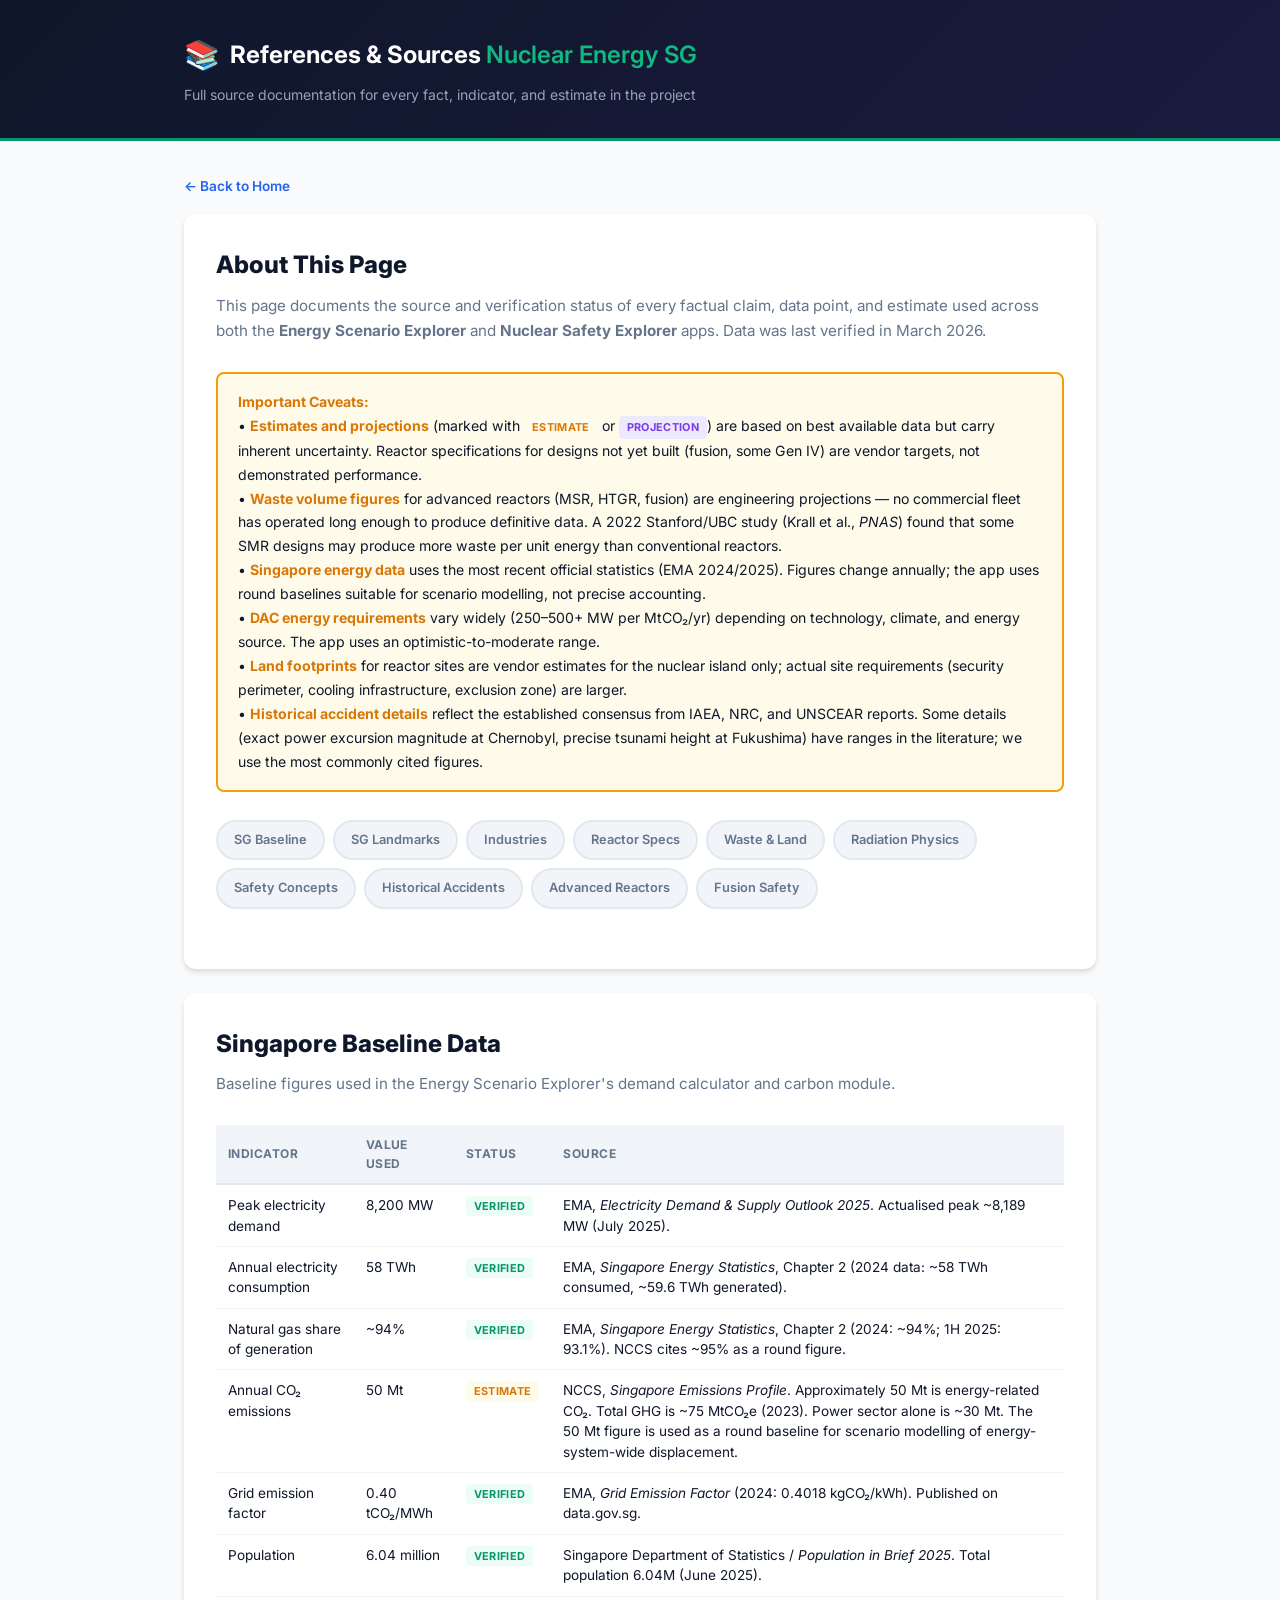
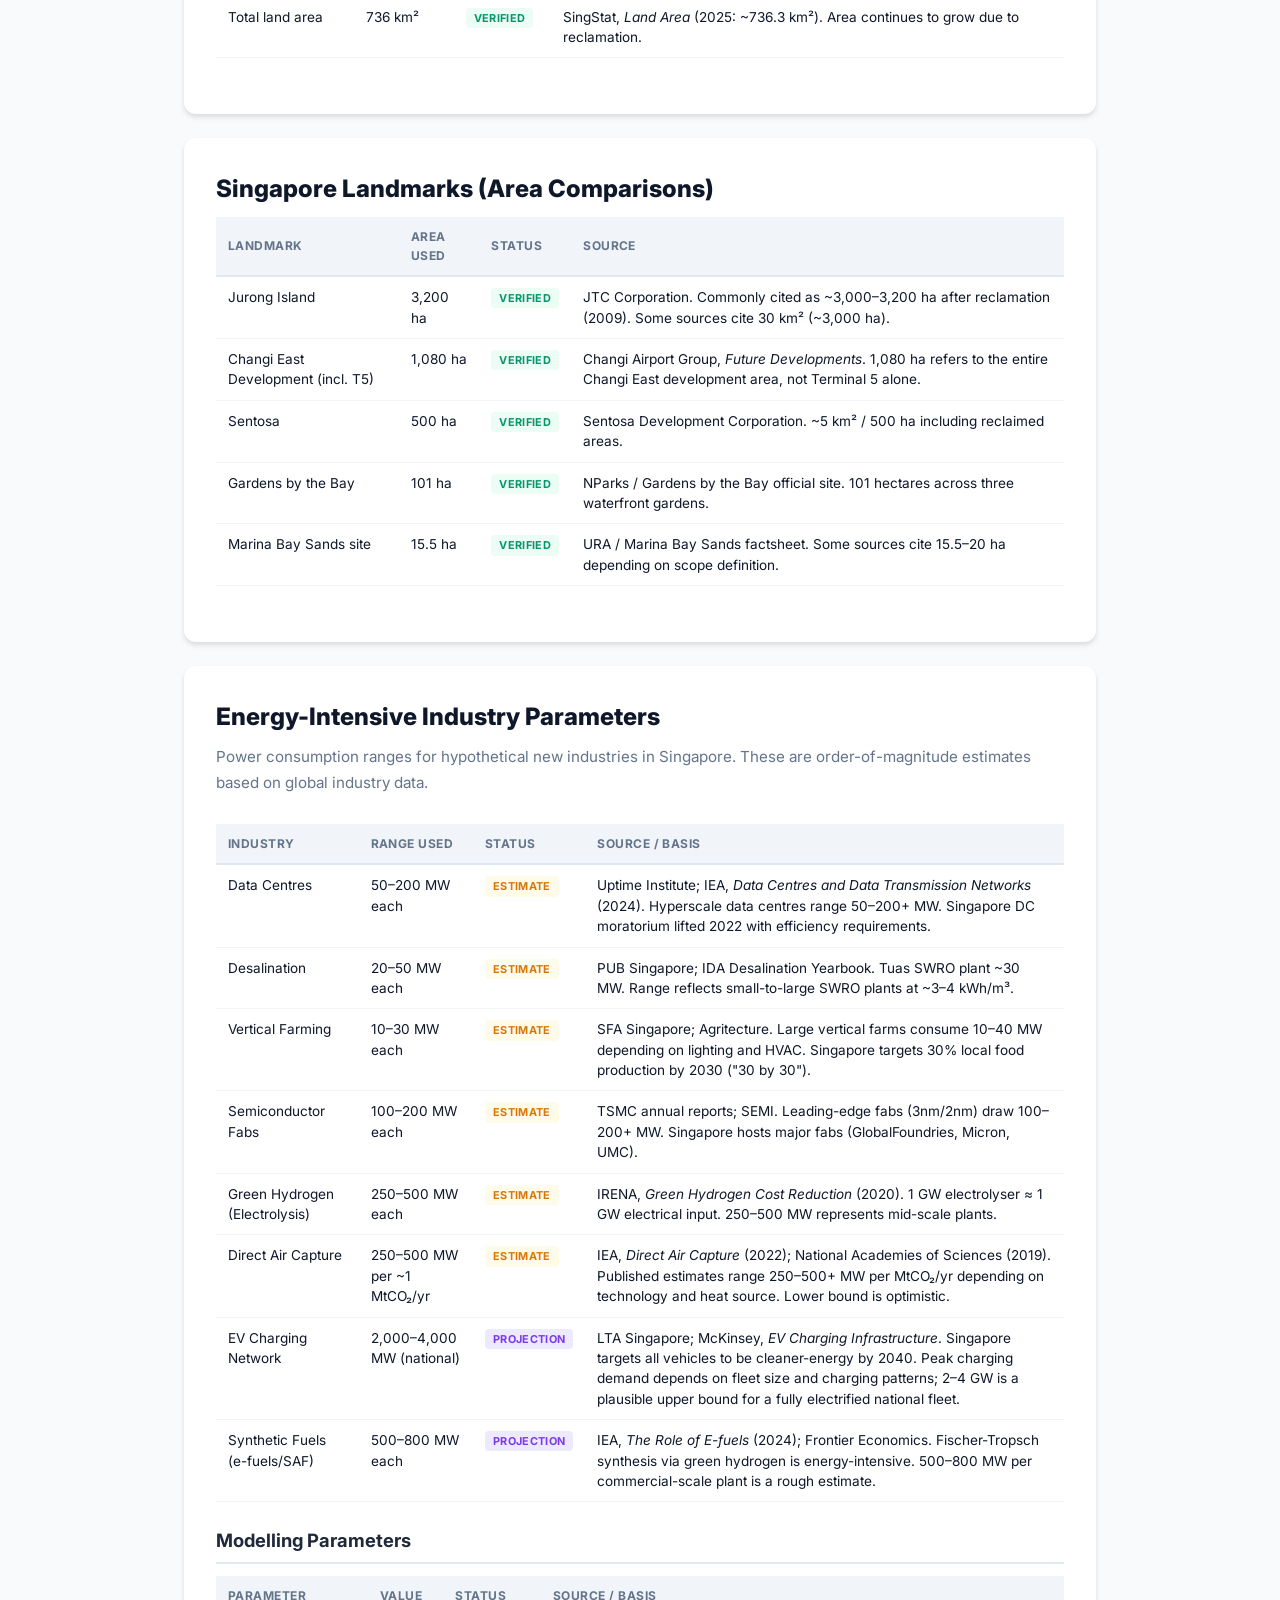
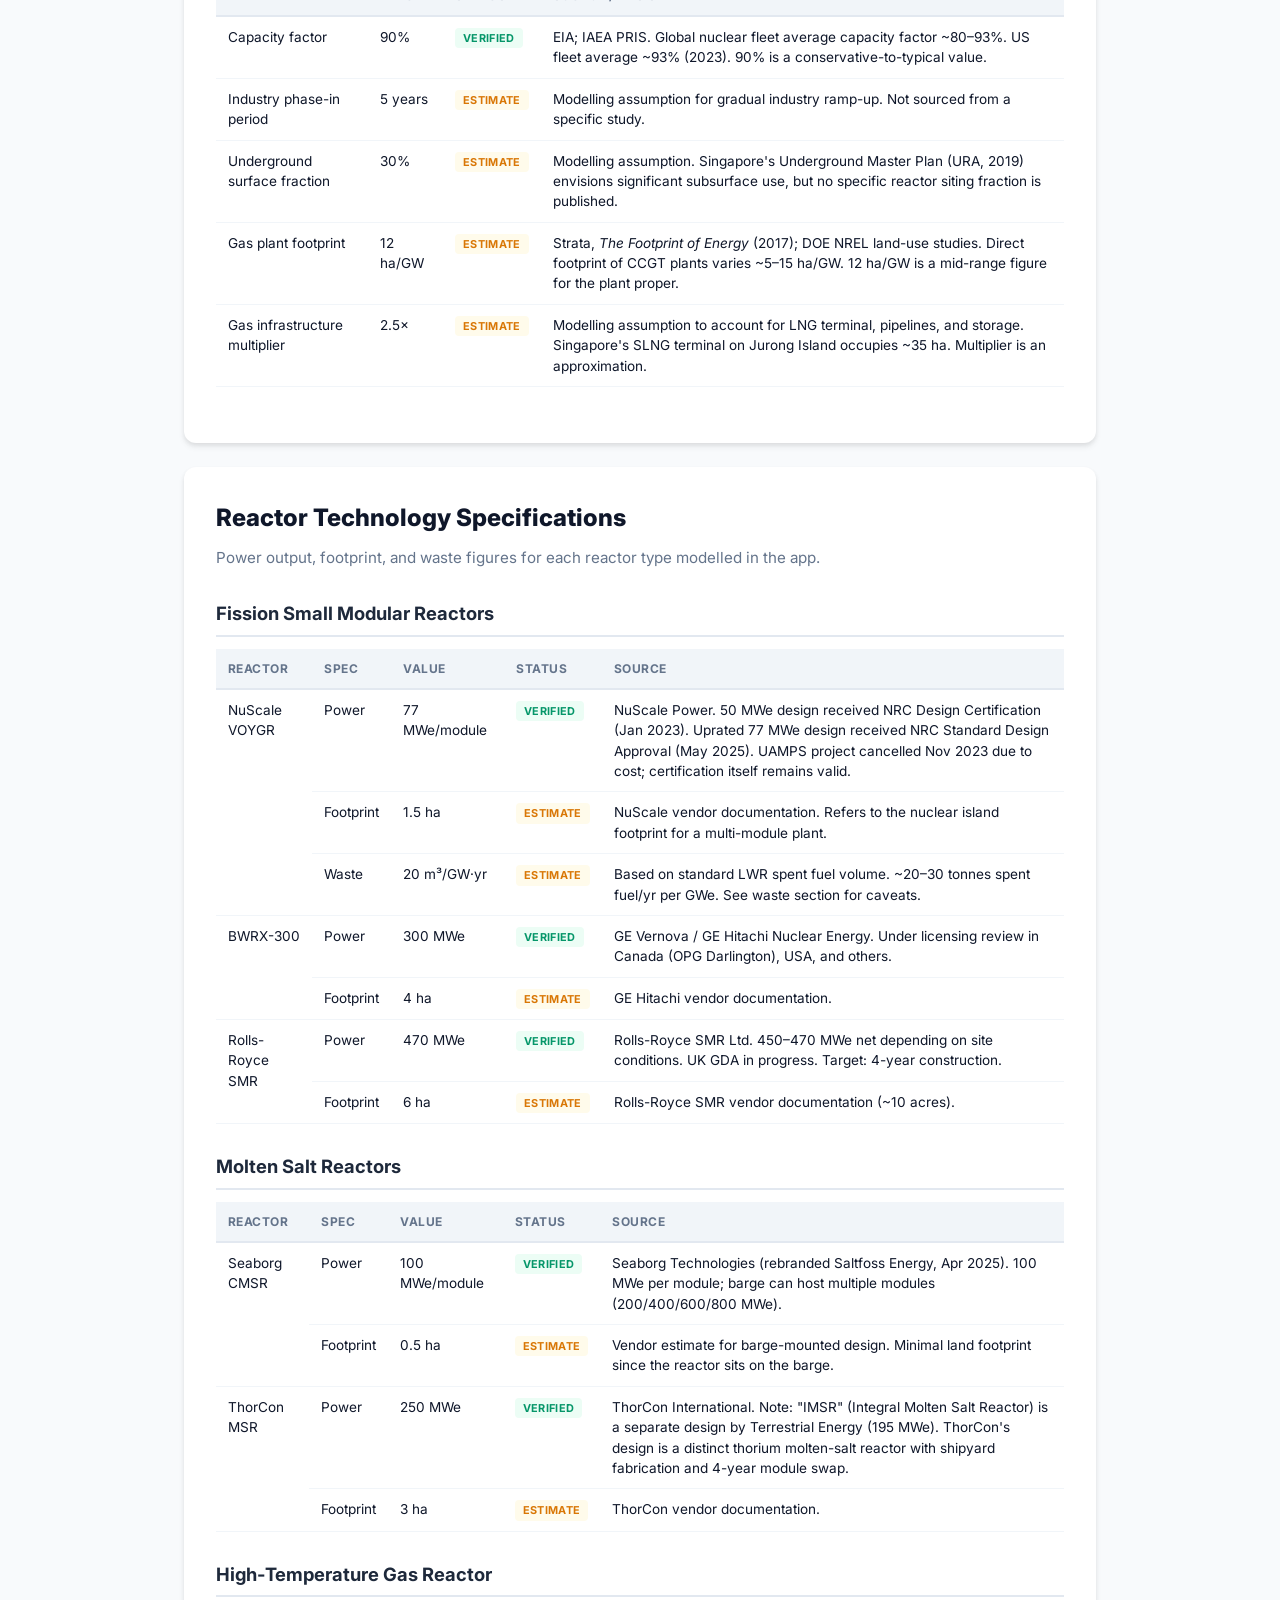
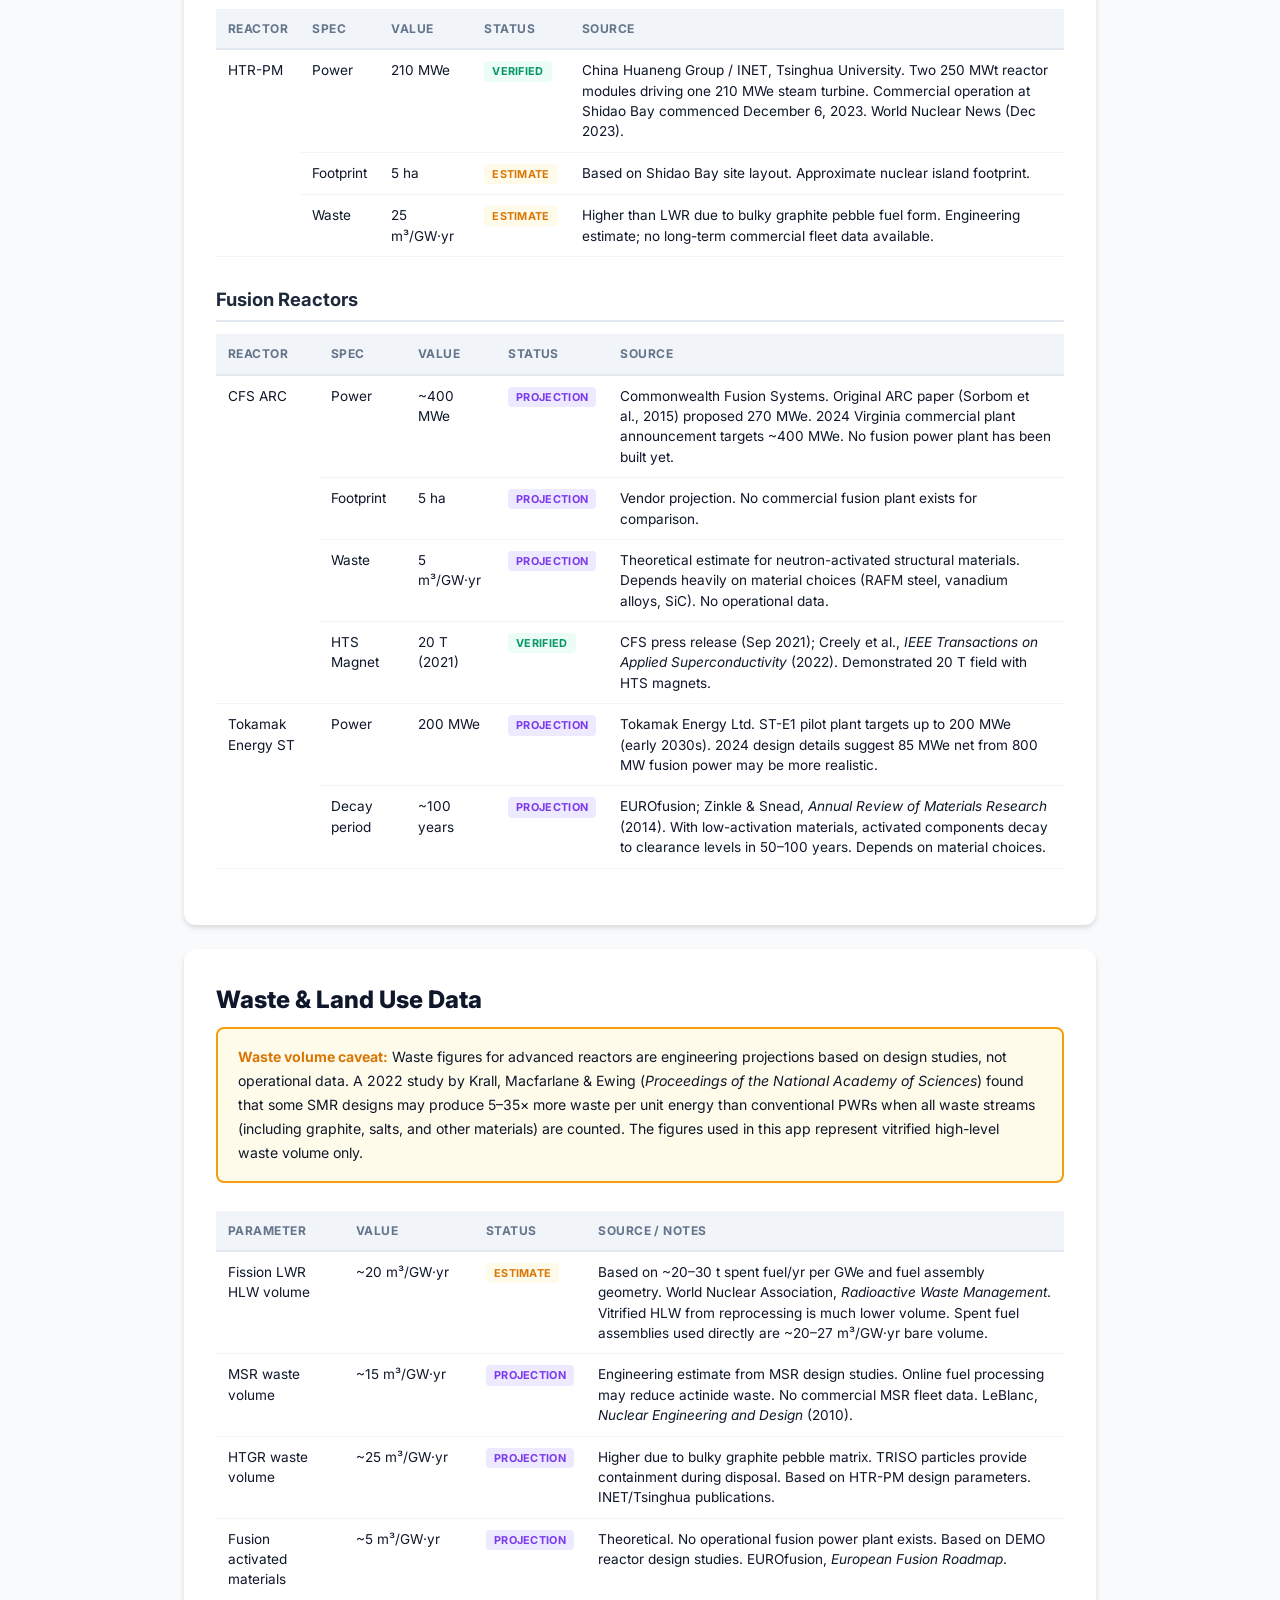
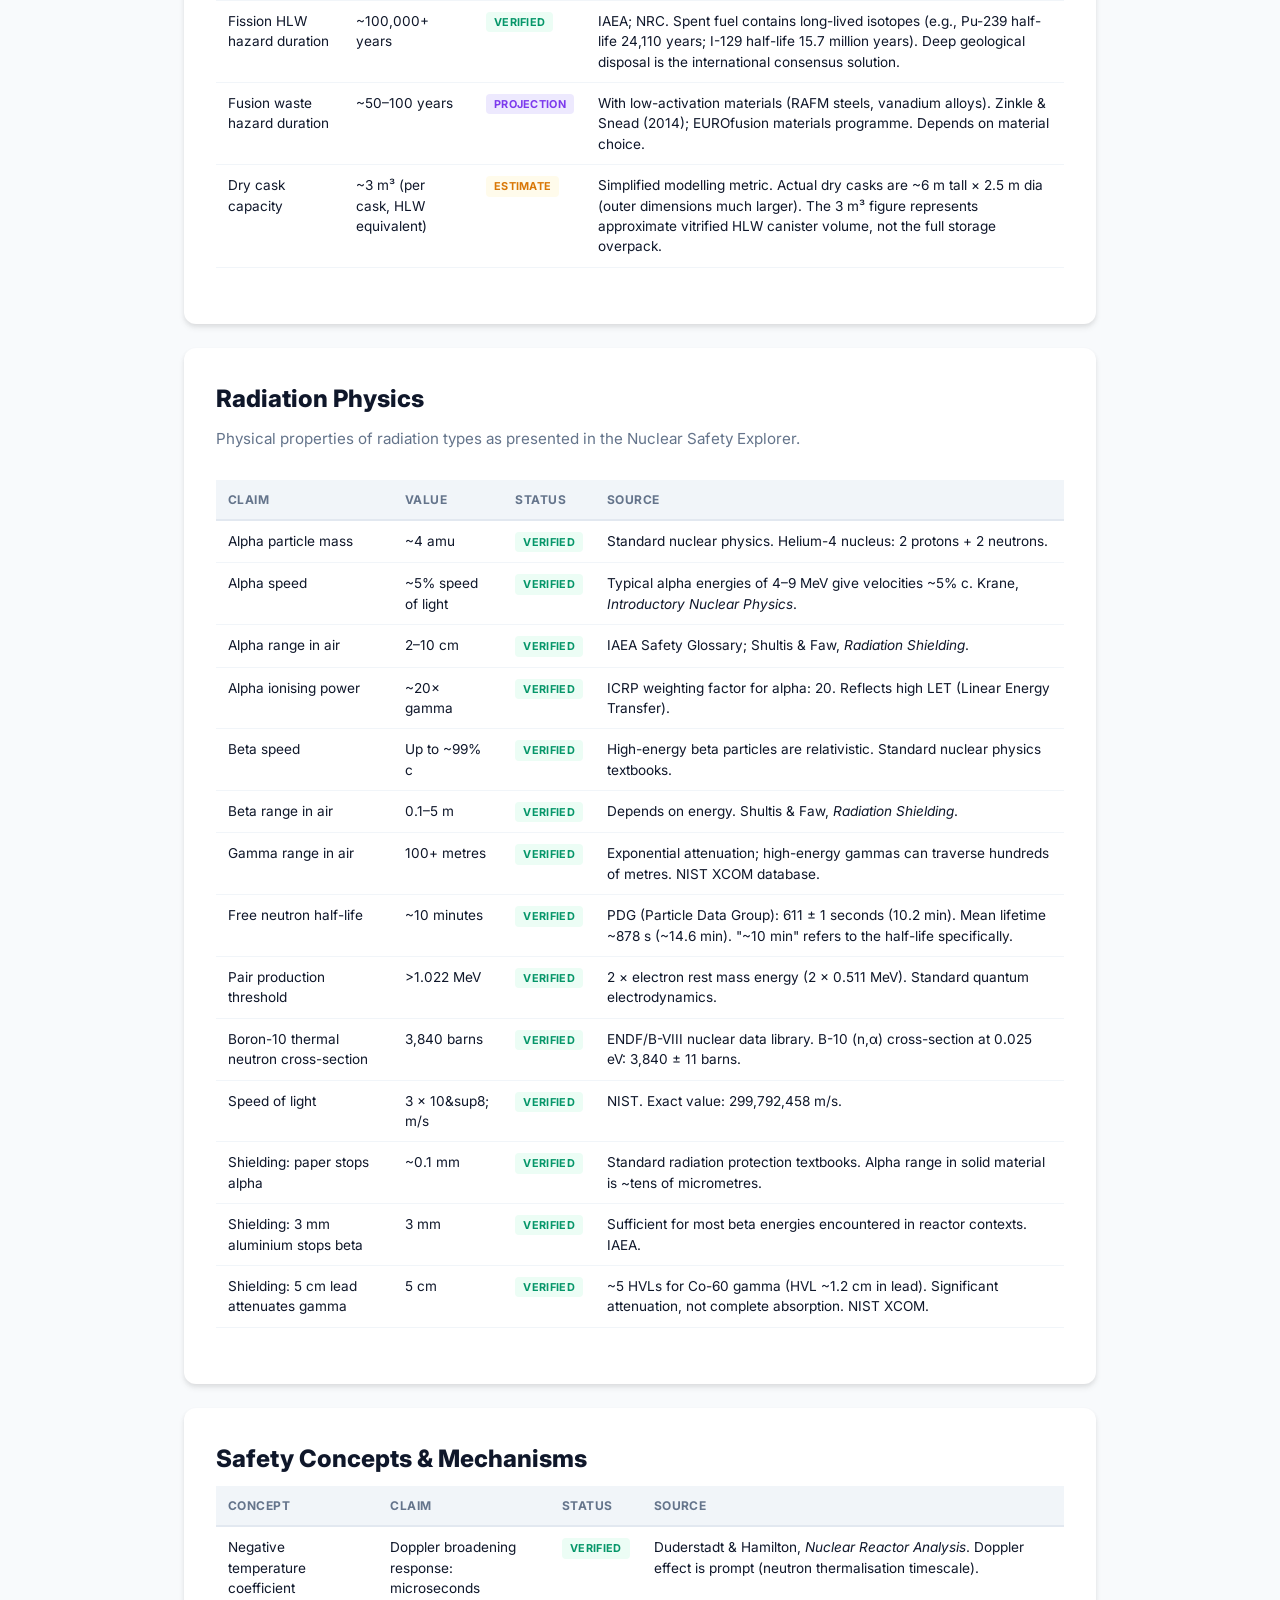
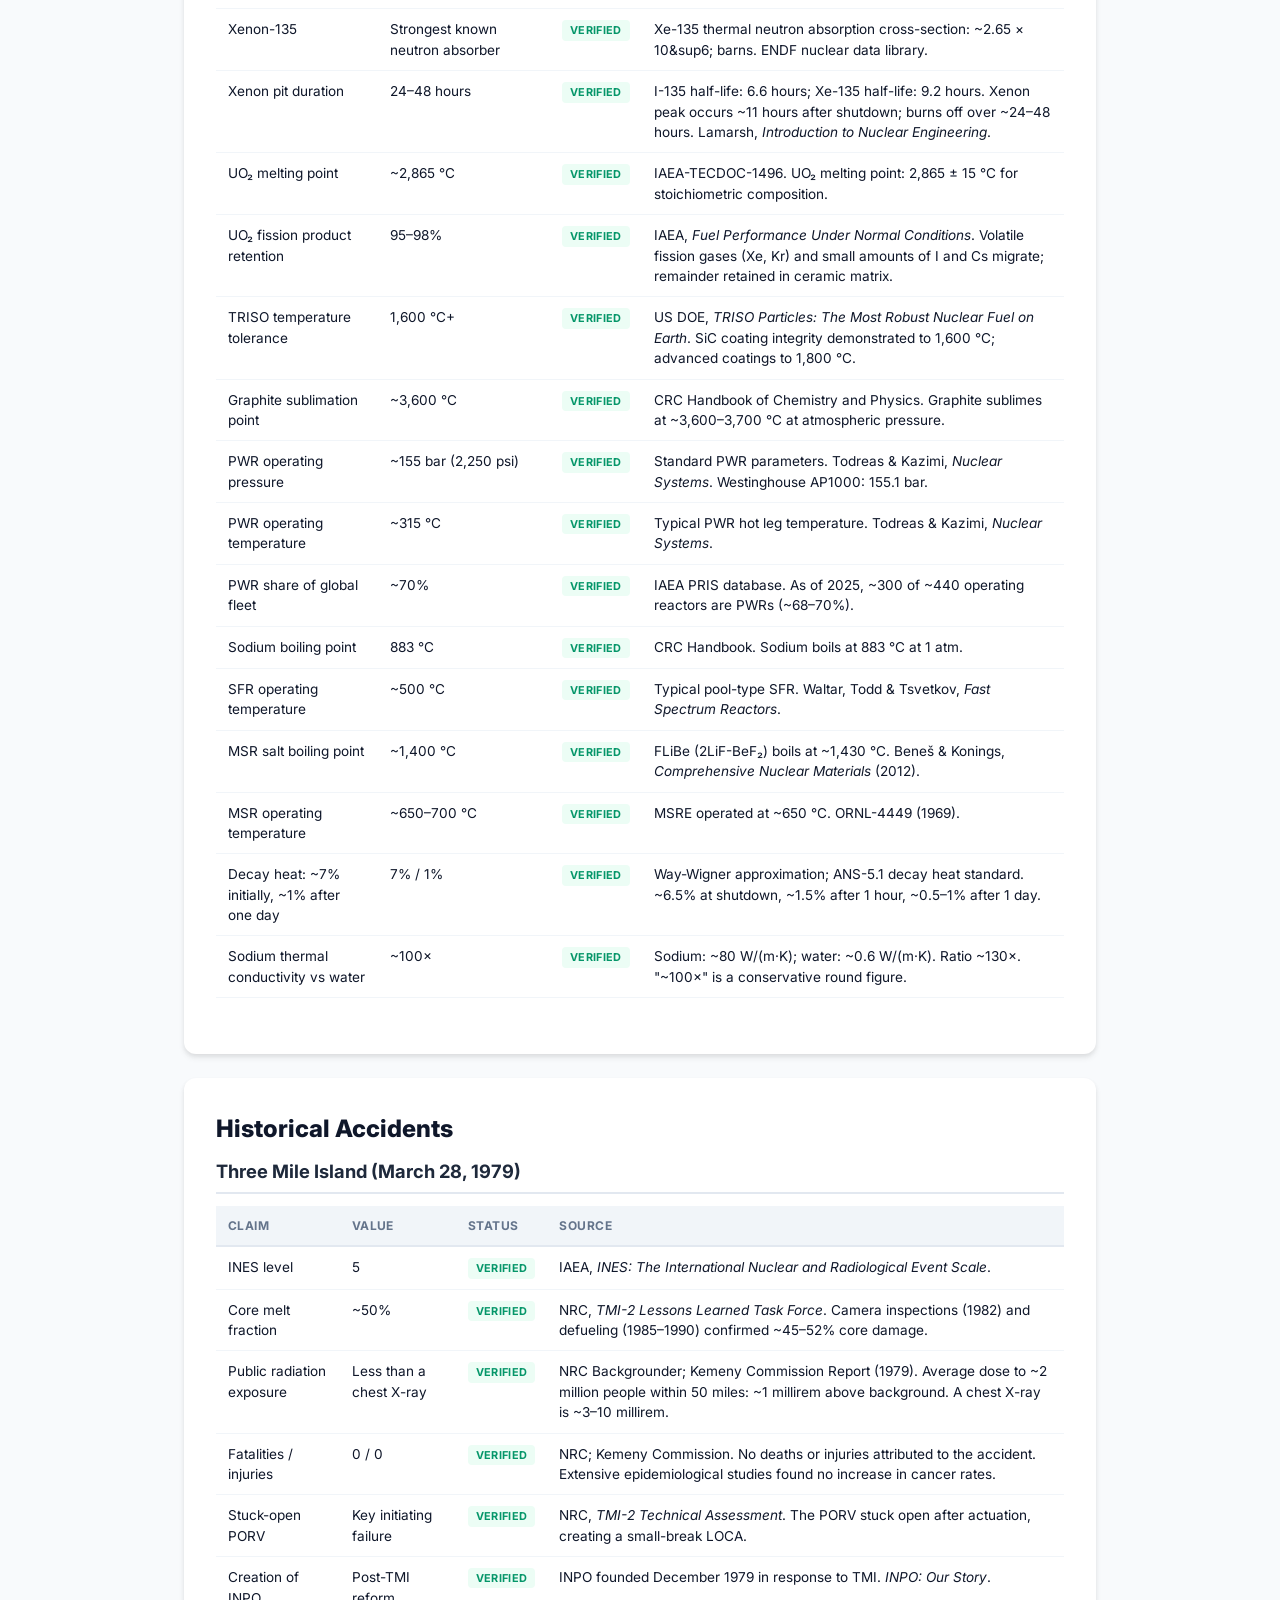
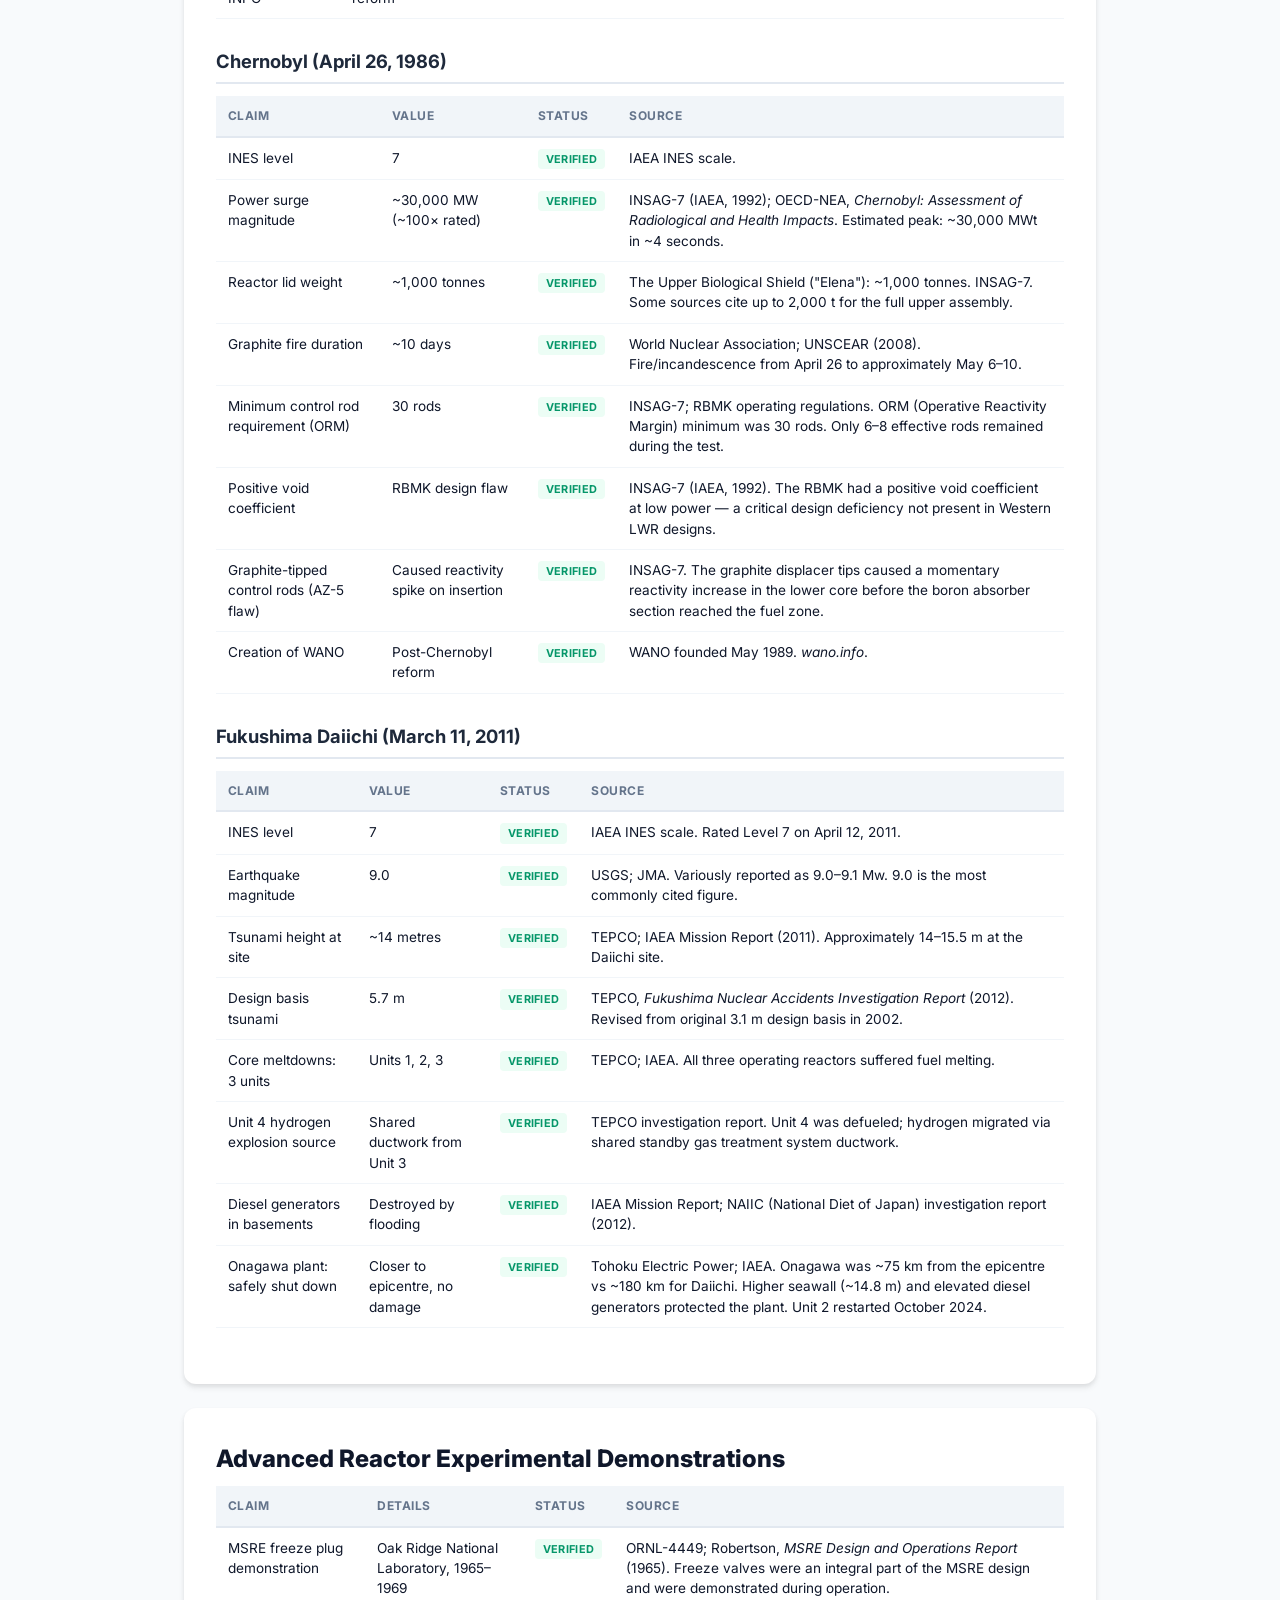
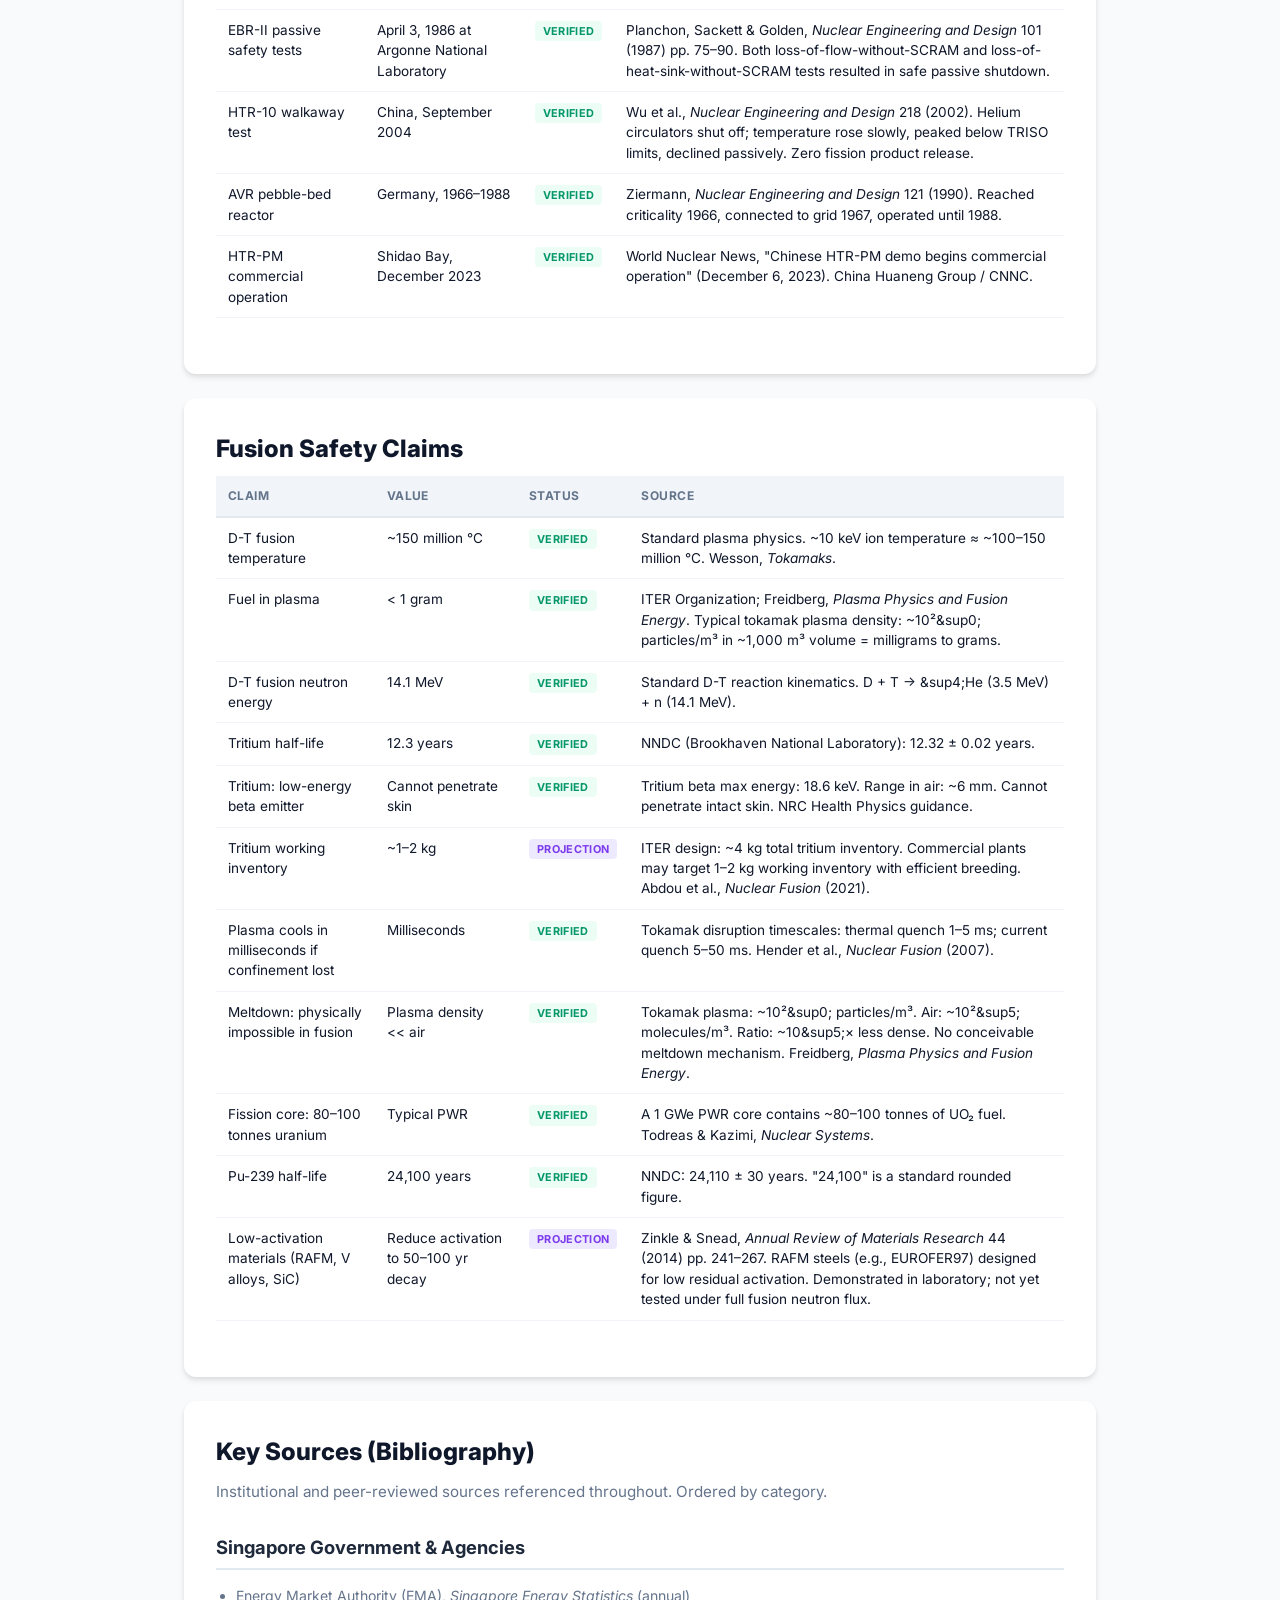
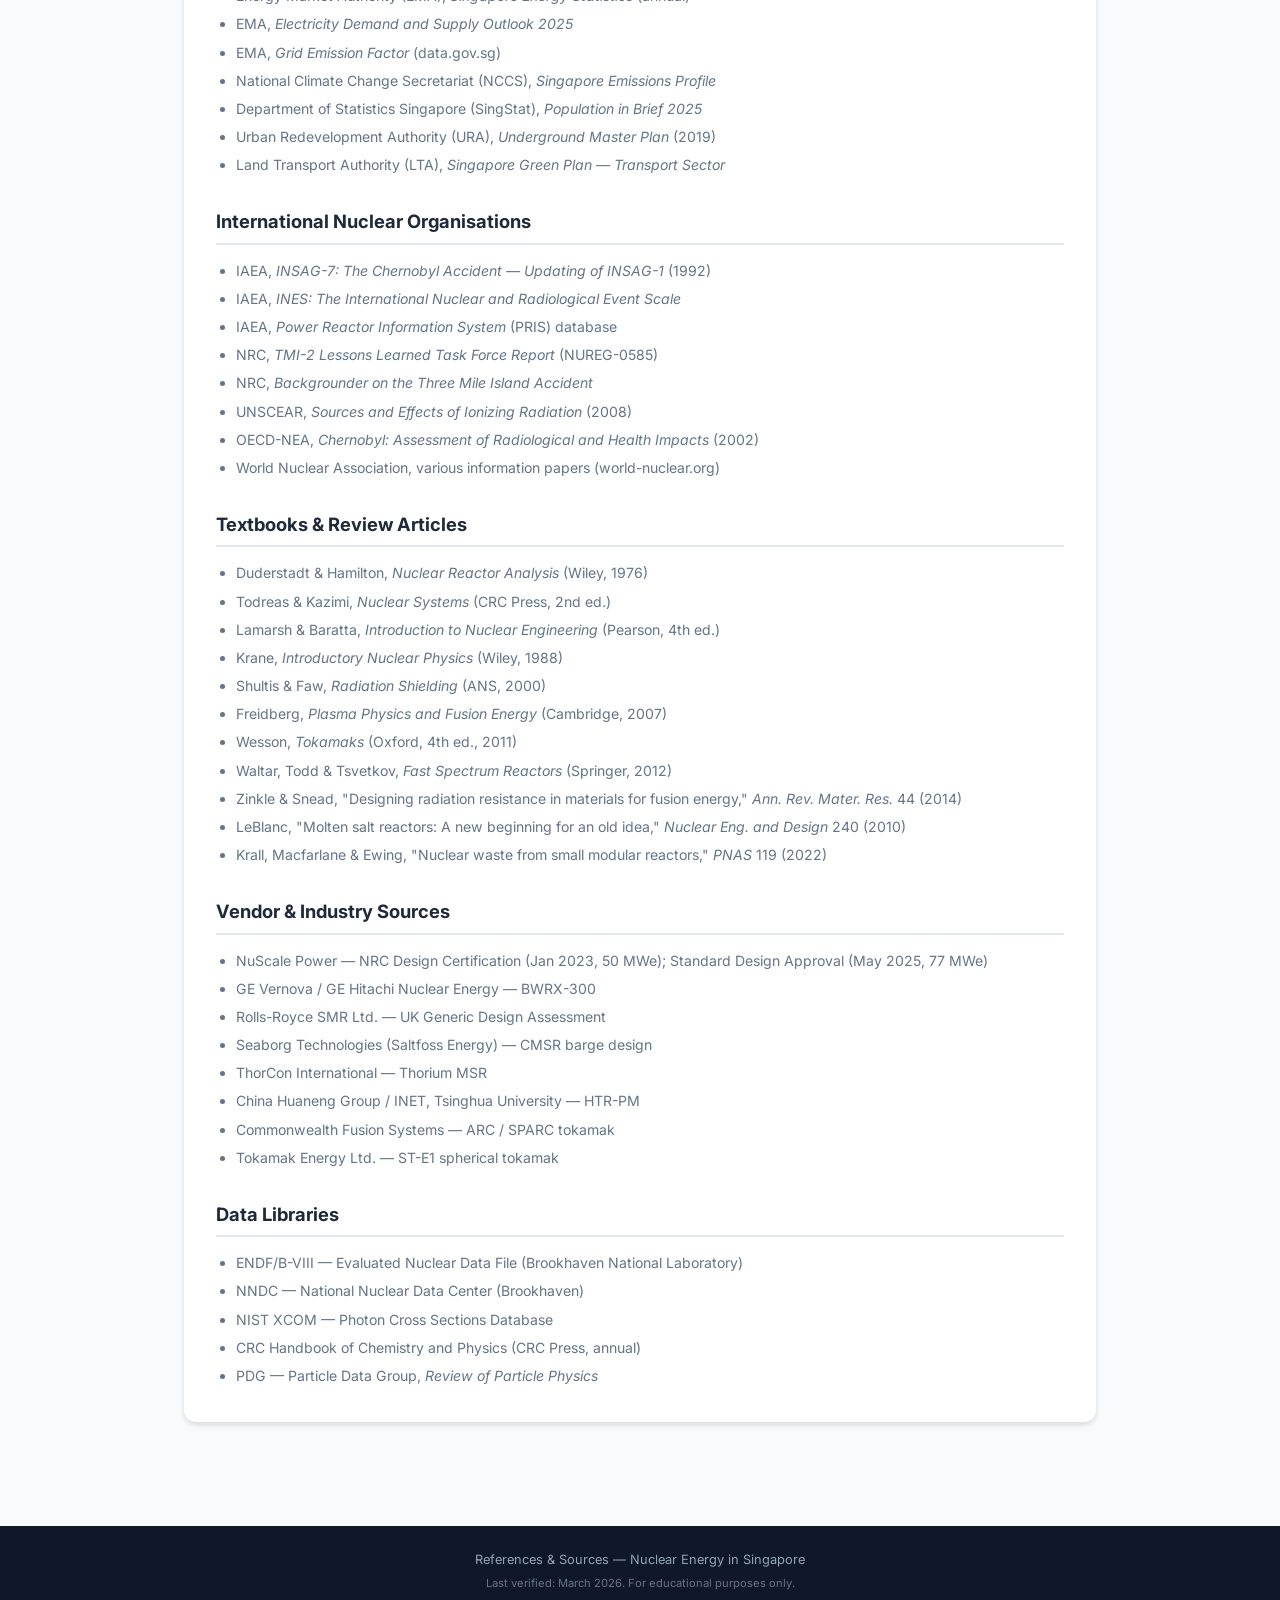
<file: 11_references/index.html>
<!DOCTYPE html>
<html lang="en">
<head>
  <meta charset="UTF-8">
  <meta name="viewport" content="width=device-width, initial-scale=1.0">
  <title>References &amp; Sources — Nuclear Energy in Singapore</title>
  <link rel="preconnect" href="https://fonts.googleapis.com">
  <link rel="preconnect" href="https://fonts.gstatic.com" crossorigin>
  <link href="https://fonts.googleapis.com/css2?family=Inter:wght@400;500;600;700;800&display=swap" rel="stylesheet">
  <style>
*, *::before, *::after { box-sizing: border-box; margin: 0; padding: 0; }

:root {
  --navy: #0f172a;
  --navy-light: #1e293b;
  --blue: #2563eb;
  --blue-light: #3b82f6;
  --green: #059669;
  --green-light: #10b981;
  --amber: #d97706;
  --amber-light: #f59e0b;
  --purple: #7c3aed;
  --red: #dc2626;
  --slate: #64748b;
  --slate-light: #94a3b8;
  --white: #ffffff;
  --off-white: #f8fafc;
  --gray-100: #f1f5f9;
  --gray-200: #e2e8f0;
  --gray-300: #cbd5e1;
  --radius: 12px;
  --radius-sm: 8px;
  --shadow: 0 1px 3px rgba(0,0,0,0.08), 0 1px 2px rgba(0,0,0,0.06);
  --shadow-md: 0 4px 6px rgba(0,0,0,0.07), 0 2px 4px rgba(0,0,0,0.06);
  --transition: 0.2s ease;
}

html { scroll-behavior: smooth; }

body {
  font-family: 'Inter', -apple-system, BlinkMacSystemFont, sans-serif;
  background: var(--off-white);
  color: var(--navy);
  line-height: 1.6;
  -webkit-font-smoothing: antialiased;
}

.container { max-width: 960px; margin: 0 auto; padding: 0 24px; }

/* Header */
.site-header {
  background: linear-gradient(135deg, var(--navy) 0%, #1a1a3e 100%);
  color: var(--white);
  padding: 32px 0;
  border-bottom: 3px solid var(--green);
}
.header-inner { display: flex; flex-direction: column; gap: 4px; }
.logo { display: flex; align-items: center; gap: 10px; font-size: 1.5rem; font-weight: 700; }
.logo-icon { font-size: 1.8rem; }
.logo-sg { color: var(--green-light); font-weight: 600; }
.header-subtitle { font-size: 0.875rem; color: var(--slate-light); margin-top: 2px; }

/* Content */
.main-content { padding: 32px 24px; }

.panel {
  background: var(--white);
  border-radius: var(--radius);
  padding: 32px;
  box-shadow: var(--shadow-md);
  margin-bottom: 24px;
}

h2 {
  font-size: 1.5rem;
  font-weight: 800;
  color: var(--navy);
  margin-bottom: 8px;
}

.section-desc {
  color: var(--slate);
  font-size: 0.95rem;
  margin-bottom: 28px;
  line-height: 1.7;
}

h3 {
  font-size: 1.15rem;
  font-weight: 700;
  color: var(--navy-light);
  margin: 28px 0 12px;
  padding-bottom: 6px;
  border-bottom: 2px solid var(--gray-200);
}

h3:first-of-type { margin-top: 0; }

/* Caveat Banner */
.caveat-banner {
  background: #fffbeb;
  border: 2px solid var(--amber-light);
  border-radius: var(--radius-sm);
  padding: 16px 20px;
  margin-bottom: 28px;
  font-size: 0.88rem;
  color: var(--navy);
  line-height: 1.7;
}
.caveat-banner strong { color: var(--amber); }

/* Reference Table */
.ref-table {
  width: 100%;
  border-collapse: collapse;
  font-size: 0.85rem;
  margin-bottom: 24px;
}

.ref-table thead {
  background: var(--gray-100);
}

.ref-table th {
  text-align: left;
  padding: 10px 12px;
  font-weight: 700;
  font-size: 0.75rem;
  text-transform: uppercase;
  letter-spacing: 0.04em;
  color: var(--slate);
  border-bottom: 2px solid var(--gray-200);
}

.ref-table td {
  padding: 10px 12px;
  border-bottom: 1px solid var(--gray-100);
  vertical-align: top;
  color: var(--navy);
  line-height: 1.5;
}

.ref-table tr:hover td {
  background: var(--gray-100);
}

.ref-table .estimate {
  color: var(--amber);
  font-weight: 600;
  font-size: 0.7rem;
  text-transform: uppercase;
  letter-spacing: 0.03em;
}

.ref-table a {
  color: var(--blue);
  text-decoration: none;
  font-weight: 500;
}

.ref-table a:hover {
  text-decoration: underline;
}

/* Tag pills */
.tag {
  display: inline-block;
  padding: 2px 8px;
  border-radius: 4px;
  font-size: 0.68rem;
  font-weight: 700;
  text-transform: uppercase;
  letter-spacing: 0.03em;
}
.tag-verified { background: #ecfdf5; color: var(--green); }
.tag-estimate { background: #fffbeb; color: var(--amber); }
.tag-projection { background: #ede9fe; color: var(--purple); }
.tag-historical { background: #f1f5f9; color: var(--slate); }

/* Back link */
.back-link {
  display: inline-block;
  margin-bottom: 16px;
  font-size: 0.85rem;
  color: var(--blue);
  text-decoration: none;
  font-weight: 600;
}
.back-link:hover { text-decoration: underline; }

/* TOC */
.toc {
  display: flex;
  flex-wrap: wrap;
  gap: 8px;
  margin-bottom: 28px;
}
.toc a {
  padding: 8px 16px;
  background: var(--gray-100);
  border: 2px solid var(--gray-200);
  border-radius: 24px;
  font-size: 0.8rem;
  font-weight: 600;
  color: var(--slate);
  text-decoration: none;
  transition: all var(--transition);
}
.toc a:hover { border-color: var(--green); color: var(--green); }

/* Footer */
.site-footer {
  background: var(--navy);
  color: var(--slate-light);
  text-align: center;
  padding: 24px;
  font-size: 0.8rem;
  margin-top: 48px;
}
.footer-note { font-size: 0.7rem; margin-top: 4px; color: var(--slate); }

/* Responsive */
@media (max-width: 768px) {
  .container { padding: 0 16px; }
  .panel { padding: 20px; }
  .ref-table { font-size: 0.78rem; }
  .ref-table th, .ref-table td { padding: 8px 8px; }
}
  </style>
</head>
<body>

  <header class="site-header">
    <div class="container header-inner">
      <div class="logo">
        <span class="logo-icon">&#128218;</span>
        <span class="logo-text">References &amp; Sources <span class="logo-sg">Nuclear Energy SG</span></span>
      </div>
      <p class="header-subtitle">Full source documentation for every fact, indicator, and estimate in the project</p>
    </div>
  </header>

  <main class="container main-content">

    <a class="back-link" href="../">&larr; Back to Home</a>

    <div class="panel">
      <h2>About This Page</h2>
      <p class="section-desc">This page documents the source and verification status of every factual claim, data point, and estimate used across both the <strong>Energy Scenario Explorer</strong> and <strong>Nuclear Safety Explorer</strong> apps. Data was last verified in March 2026.</p>

      <div class="caveat-banner">
        <strong>Important Caveats:</strong><br>
        &bull; <strong>Estimates and projections</strong> (marked with <span class="tag tag-estimate">Estimate</span> or <span class="tag tag-projection">Projection</span>) are based on best available data but carry inherent uncertainty. Reactor specifications for designs not yet built (fusion, some Gen IV) are vendor targets, not demonstrated performance.<br>
        &bull; <strong>Waste volume figures</strong> for advanced reactors (MSR, HTGR, fusion) are engineering projections &mdash; no commercial fleet has operated long enough to produce definitive data. A 2022 Stanford/UBC study (Krall et al., <em>PNAS</em>) found that some SMR designs may produce more waste per unit energy than conventional reactors.<br>
        &bull; <strong>Singapore energy data</strong> uses the most recent official statistics (EMA 2024/2025). Figures change annually; the app uses round baselines suitable for scenario modelling, not precise accounting.<br>
        &bull; <strong>DAC energy requirements</strong> vary widely (250&ndash;500+ MW per MtCO&#8322;/yr) depending on technology, climate, and energy source. The app uses an optimistic-to-moderate range.<br>
        &bull; <strong>Land footprints</strong> for reactor sites are vendor estimates for the nuclear island only; actual site requirements (security perimeter, cooling infrastructure, exclusion zone) are larger.<br>
        &bull; <strong>Historical accident details</strong> reflect the established consensus from IAEA, NRC, and UNSCEAR reports. Some details (exact power excursion magnitude at Chernobyl, precise tsunami height at Fukushima) have ranges in the literature; we use the most commonly cited figures.
      </div>

      <div class="toc">
        <a href="#sg-baseline">SG Baseline</a>
        <a href="#sg-landmarks">SG Landmarks</a>
        <a href="#energy-industries">Industries</a>
        <a href="#reactor-specs">Reactor Specs</a>
        <a href="#waste-land">Waste &amp; Land</a>
        <a href="#radiation">Radiation Physics</a>
        <a href="#safety-concepts">Safety Concepts</a>
        <a href="#accidents">Historical Accidents</a>
        <a href="#advanced-reactors">Advanced Reactors</a>
        <a href="#fusion">Fusion Safety</a>
      </div>
    </div>

    <!-- ===== SG BASELINE ===== -->
    <div class="panel" id="sg-baseline">
      <h2>Singapore Baseline Data</h2>
      <p class="section-desc">Baseline figures used in the Energy Scenario Explorer's demand calculator and carbon module.</p>

      <table class="ref-table">
        <thead>
          <tr><th>Indicator</th><th>Value Used</th><th>Status</th><th>Source</th></tr>
        </thead>
        <tbody>
          <tr>
            <td>Peak electricity demand</td>
            <td>8,200 MW</td>
            <td><span class="tag tag-verified">Verified</span></td>
            <td>EMA, <em>Electricity Demand &amp; Supply Outlook 2025</em>. Actualised peak ~8,189 MW (July 2025).</td>
          </tr>
          <tr>
            <td>Annual electricity consumption</td>
            <td>58 TWh</td>
            <td><span class="tag tag-verified">Verified</span></td>
            <td>EMA, <em>Singapore Energy Statistics</em>, Chapter 2 (2024 data: ~58 TWh consumed, ~59.6 TWh generated).</td>
          </tr>
          <tr>
            <td>Natural gas share of generation</td>
            <td>~94%</td>
            <td><span class="tag tag-verified">Verified</span></td>
            <td>EMA, <em>Singapore Energy Statistics</em>, Chapter 2 (2024: ~94%; 1H 2025: 93.1%). NCCS cites ~95% as a round figure.</td>
          </tr>
          <tr>
            <td>Annual CO&#8322; emissions</td>
            <td>50 Mt</td>
            <td><span class="tag tag-estimate">Estimate</span></td>
            <td>NCCS, <em>Singapore Emissions Profile</em>. Approximately 50 Mt is energy-related CO&#8322;. Total GHG is ~75 MtCO&#8322;e (2023). Power sector alone is ~30 Mt. The 50 Mt figure is used as a round baseline for scenario modelling of energy-system-wide displacement.</td>
          </tr>
          <tr>
            <td>Grid emission factor</td>
            <td>0.40 tCO&#8322;/MWh</td>
            <td><span class="tag tag-verified">Verified</span></td>
            <td>EMA, <em>Grid Emission Factor</em> (2024: 0.4018 kgCO&#8322;/kWh). Published on data.gov.sg.</td>
          </tr>
          <tr>
            <td>Population</td>
            <td>6.04 million</td>
            <td><span class="tag tag-verified">Verified</span></td>
            <td>Singapore Department of Statistics / <em>Population in Brief 2025</em>. Total population 6.04M (June 2025).</td>
          </tr>
          <tr>
            <td>Total land area</td>
            <td>736 km&sup2;</td>
            <td><span class="tag tag-verified">Verified</span></td>
            <td>SingStat, <em>Land Area</em> (2025: ~736.3 km&sup2;). Area continues to grow due to reclamation.</td>
          </tr>
        </tbody>
      </table>
    </div>

    <!-- ===== SG LANDMARKS ===== -->
    <div class="panel" id="sg-landmarks">
      <h2>Singapore Landmarks (Area Comparisons)</h2>
      <table class="ref-table">
        <thead>
          <tr><th>Landmark</th><th>Area Used</th><th>Status</th><th>Source</th></tr>
        </thead>
        <tbody>
          <tr>
            <td>Jurong Island</td>
            <td>3,200 ha</td>
            <td><span class="tag tag-verified">Verified</span></td>
            <td>JTC Corporation. Commonly cited as ~3,000&ndash;3,200 ha after reclamation (2009). Some sources cite 30 km&sup2; (~3,000 ha).</td>
          </tr>
          <tr>
            <td>Changi East Development (incl. T5)</td>
            <td>1,080 ha</td>
            <td><span class="tag tag-verified">Verified</span></td>
            <td>Changi Airport Group, <em>Future Developments</em>. 1,080 ha refers to the entire Changi East development area, not Terminal 5 alone.</td>
          </tr>
          <tr>
            <td>Sentosa</td>
            <td>500 ha</td>
            <td><span class="tag tag-verified">Verified</span></td>
            <td>Sentosa Development Corporation. ~5 km&sup2; / 500 ha including reclaimed areas.</td>
          </tr>
          <tr>
            <td>Gardens by the Bay</td>
            <td>101 ha</td>
            <td><span class="tag tag-verified">Verified</span></td>
            <td>NParks / Gardens by the Bay official site. 101 hectares across three waterfront gardens.</td>
          </tr>
          <tr>
            <td>Marina Bay Sands site</td>
            <td>15.5 ha</td>
            <td><span class="tag tag-verified">Verified</span></td>
            <td>URA / Marina Bay Sands factsheet. Some sources cite 15.5&ndash;20 ha depending on scope definition.</td>
          </tr>
        </tbody>
      </table>
    </div>

    <!-- ===== ENERGY INDUSTRIES ===== -->
    <div class="panel" id="energy-industries">
      <h2>Energy-Intensive Industry Parameters</h2>
      <p class="section-desc">Power consumption ranges for hypothetical new industries in Singapore. These are order-of-magnitude estimates based on global industry data.</p>

      <table class="ref-table">
        <thead>
          <tr><th>Industry</th><th>Range Used</th><th>Status</th><th>Source / Basis</th></tr>
        </thead>
        <tbody>
          <tr>
            <td>Data Centres</td>
            <td>50&ndash;200 MW each</td>
            <td><span class="tag tag-estimate">Estimate</span></td>
            <td>Uptime Institute; IEA, <em>Data Centres and Data Transmission Networks</em> (2024). Hyperscale data centres range 50&ndash;200+ MW. Singapore DC moratorium lifted 2022 with efficiency requirements.</td>
          </tr>
          <tr>
            <td>Desalination</td>
            <td>20&ndash;50 MW each</td>
            <td><span class="tag tag-estimate">Estimate</span></td>
            <td>PUB Singapore; IDA Desalination Yearbook. Tuas SWRO plant ~30 MW. Range reflects small-to-large SWRO plants at ~3&ndash;4 kWh/m&sup3;.</td>
          </tr>
          <tr>
            <td>Vertical Farming</td>
            <td>10&ndash;30 MW each</td>
            <td><span class="tag tag-estimate">Estimate</span></td>
            <td>SFA Singapore; Agritecture. Large vertical farms consume 10&ndash;40 MW depending on lighting and HVAC. Singapore targets 30% local food production by 2030 ("30 by 30").</td>
          </tr>
          <tr>
            <td>Semiconductor Fabs</td>
            <td>100&ndash;200 MW each</td>
            <td><span class="tag tag-estimate">Estimate</span></td>
            <td>TSMC annual reports; SEMI. Leading-edge fabs (3nm/2nm) draw 100&ndash;200+ MW. Singapore hosts major fabs (GlobalFoundries, Micron, UMC).</td>
          </tr>
          <tr>
            <td>Green Hydrogen (Electrolysis)</td>
            <td>250&ndash;500 MW each</td>
            <td><span class="tag tag-estimate">Estimate</span></td>
            <td>IRENA, <em>Green Hydrogen Cost Reduction</em> (2020). 1 GW electrolyser &#8776; 1 GW electrical input. 250&ndash;500 MW represents mid-scale plants.</td>
          </tr>
          <tr>
            <td>Direct Air Capture</td>
            <td>250&ndash;500 MW per ~1 MtCO&#8322;/yr</td>
            <td><span class="tag tag-estimate">Estimate</span></td>
            <td>IEA, <em>Direct Air Capture</em> (2022); National Academies of Sciences (2019). Published estimates range 250&ndash;500+ MW per MtCO&#8322;/yr depending on technology and heat source. Lower bound is optimistic.</td>
          </tr>
          <tr>
            <td>EV Charging Network</td>
            <td>2,000&ndash;4,000 MW (national)</td>
            <td><span class="tag tag-projection">Projection</span></td>
            <td>LTA Singapore; McKinsey, <em>EV Charging Infrastructure</em>. Singapore targets all vehicles to be cleaner-energy by 2040. Peak charging demand depends on fleet size and charging patterns; 2&ndash;4 GW is a plausible upper bound for a fully electrified national fleet.</td>
          </tr>
          <tr>
            <td>Synthetic Fuels (e-fuels/SAF)</td>
            <td>500&ndash;800 MW each</td>
            <td><span class="tag tag-projection">Projection</span></td>
            <td>IEA, <em>The Role of E-fuels</em> (2024); Frontier Economics. Fischer-Tropsch synthesis via green hydrogen is energy-intensive. 500&ndash;800 MW per commercial-scale plant is a rough estimate.</td>
          </tr>
        </tbody>
      </table>

      <h3>Modelling Parameters</h3>
      <table class="ref-table">
        <thead>
          <tr><th>Parameter</th><th>Value</th><th>Status</th><th>Source / Basis</th></tr>
        </thead>
        <tbody>
          <tr>
            <td>Capacity factor</td>
            <td>90%</td>
            <td><span class="tag tag-verified">Verified</span></td>
            <td>EIA; IAEA PRIS. Global nuclear fleet average capacity factor ~80&ndash;93%. US fleet average ~93% (2023). 90% is a conservative-to-typical value.</td>
          </tr>
          <tr>
            <td>Industry phase-in period</td>
            <td>5 years</td>
            <td><span class="tag tag-estimate">Estimate</span></td>
            <td>Modelling assumption for gradual industry ramp-up. Not sourced from a specific study.</td>
          </tr>
          <tr>
            <td>Underground surface fraction</td>
            <td>30%</td>
            <td><span class="tag tag-estimate">Estimate</span></td>
            <td>Modelling assumption. Singapore's Underground Master Plan (URA, 2019) envisions significant subsurface use, but no specific reactor siting fraction is published.</td>
          </tr>
          <tr>
            <td>Gas plant footprint</td>
            <td>12 ha/GW</td>
            <td><span class="tag tag-estimate">Estimate</span></td>
            <td>Strata, <em>The Footprint of Energy</em> (2017); DOE NREL land-use studies. Direct footprint of CCGT plants varies ~5&ndash;15 ha/GW. 12 ha/GW is a mid-range figure for the plant proper.</td>
          </tr>
          <tr>
            <td>Gas infrastructure multiplier</td>
            <td>2.5&times;</td>
            <td><span class="tag tag-estimate">Estimate</span></td>
            <td>Modelling assumption to account for LNG terminal, pipelines, and storage. Singapore's SLNG terminal on Jurong Island occupies ~35 ha. Multiplier is an approximation.</td>
          </tr>
        </tbody>
      </table>
    </div>

    <!-- ===== REACTOR SPECS ===== -->
    <div class="panel" id="reactor-specs">
      <h2>Reactor Technology Specifications</h2>
      <p class="section-desc">Power output, footprint, and waste figures for each reactor type modelled in the app.</p>

      <h3>Fission Small Modular Reactors</h3>
      <table class="ref-table">
        <thead>
          <tr><th>Reactor</th><th>Spec</th><th>Value</th><th>Status</th><th>Source</th></tr>
        </thead>
        <tbody>
          <tr>
            <td rowspan="3">NuScale VOYGR</td>
            <td>Power</td><td>77 MWe/module</td>
            <td><span class="tag tag-verified">Verified</span></td>
            <td>NuScale Power. 50 MWe design received NRC Design Certification (Jan 2023). Uprated 77 MWe design received NRC Standard Design Approval (May 2025). UAMPS project cancelled Nov 2023 due to cost; certification itself remains valid.</td>
          </tr>
          <tr>
            <td>Footprint</td><td>1.5 ha</td>
            <td><span class="tag tag-estimate">Estimate</span></td>
            <td>NuScale vendor documentation. Refers to the nuclear island footprint for a multi-module plant.</td>
          </tr>
          <tr>
            <td>Waste</td><td>20 m&sup3;/GW&middot;yr</td>
            <td><span class="tag tag-estimate">Estimate</span></td>
            <td>Based on standard LWR spent fuel volume. ~20&ndash;30 tonnes spent fuel/yr per GWe. See waste section for caveats.</td>
          </tr>
          <tr>
            <td rowspan="2">BWRX-300</td>
            <td>Power</td><td>300 MWe</td>
            <td><span class="tag tag-verified">Verified</span></td>
            <td>GE Vernova / GE Hitachi Nuclear Energy. Under licensing review in Canada (OPG Darlington), USA, and others.</td>
          </tr>
          <tr>
            <td>Footprint</td><td>4 ha</td>
            <td><span class="tag tag-estimate">Estimate</span></td>
            <td>GE Hitachi vendor documentation.</td>
          </tr>
          <tr>
            <td rowspan="2">Rolls-Royce SMR</td>
            <td>Power</td><td>470 MWe</td>
            <td><span class="tag tag-verified">Verified</span></td>
            <td>Rolls-Royce SMR Ltd. 450&ndash;470 MWe net depending on site conditions. UK GDA in progress. Target: 4-year construction.</td>
          </tr>
          <tr>
            <td>Footprint</td><td>6 ha</td>
            <td><span class="tag tag-estimate">Estimate</span></td>
            <td>Rolls-Royce SMR vendor documentation (~10 acres).</td>
          </tr>
        </tbody>
      </table>

      <h3>Molten Salt Reactors</h3>
      <table class="ref-table">
        <thead>
          <tr><th>Reactor</th><th>Spec</th><th>Value</th><th>Status</th><th>Source</th></tr>
        </thead>
        <tbody>
          <tr>
            <td rowspan="2">Seaborg CMSR</td>
            <td>Power</td><td>100 MWe/module</td>
            <td><span class="tag tag-verified">Verified</span></td>
            <td>Seaborg Technologies (rebranded Saltfoss Energy, Apr 2025). 100 MWe per module; barge can host multiple modules (200/400/600/800 MWe).</td>
          </tr>
          <tr>
            <td>Footprint</td><td>0.5 ha</td>
            <td><span class="tag tag-estimate">Estimate</span></td>
            <td>Vendor estimate for barge-mounted design. Minimal land footprint since the reactor sits on the barge.</td>
          </tr>
          <tr>
            <td rowspan="2">ThorCon MSR</td>
            <td>Power</td><td>250 MWe</td>
            <td><span class="tag tag-verified">Verified</span></td>
            <td>ThorCon International. Note: "IMSR" (Integral Molten Salt Reactor) is a separate design by Terrestrial Energy (195 MWe). ThorCon's design is a distinct thorium molten-salt reactor with shipyard fabrication and 4-year module swap.</td>
          </tr>
          <tr>
            <td>Footprint</td><td>3 ha</td>
            <td><span class="tag tag-estimate">Estimate</span></td>
            <td>ThorCon vendor documentation.</td>
          </tr>
        </tbody>
      </table>

      <h3>High-Temperature Gas Reactor</h3>
      <table class="ref-table">
        <thead>
          <tr><th>Reactor</th><th>Spec</th><th>Value</th><th>Status</th><th>Source</th></tr>
        </thead>
        <tbody>
          <tr>
            <td rowspan="3">HTR-PM</td>
            <td>Power</td><td>210 MWe</td>
            <td><span class="tag tag-verified">Verified</span></td>
            <td>China Huaneng Group / INET, Tsinghua University. Two 250 MWt reactor modules driving one 210 MWe steam turbine. Commercial operation at Shidao Bay commenced December 6, 2023. World Nuclear News (Dec 2023).</td>
          </tr>
          <tr>
            <td>Footprint</td><td>5 ha</td>
            <td><span class="tag tag-estimate">Estimate</span></td>
            <td>Based on Shidao Bay site layout. Approximate nuclear island footprint.</td>
          </tr>
          <tr>
            <td>Waste</td><td>25 m&sup3;/GW&middot;yr</td>
            <td><span class="tag tag-estimate">Estimate</span></td>
            <td>Higher than LWR due to bulky graphite pebble fuel form. Engineering estimate; no long-term commercial fleet data available.</td>
          </tr>
        </tbody>
      </table>

      <h3>Fusion Reactors</h3>
      <table class="ref-table">
        <thead>
          <tr><th>Reactor</th><th>Spec</th><th>Value</th><th>Status</th><th>Source</th></tr>
        </thead>
        <tbody>
          <tr>
            <td rowspan="4">CFS ARC</td>
            <td>Power</td><td>~400 MWe</td>
            <td><span class="tag tag-projection">Projection</span></td>
            <td>Commonwealth Fusion Systems. Original ARC paper (Sorbom et al., 2015) proposed 270 MWe. 2024 Virginia commercial plant announcement targets ~400 MWe. No fusion power plant has been built yet.</td>
          </tr>
          <tr>
            <td>Footprint</td><td>5 ha</td>
            <td><span class="tag tag-projection">Projection</span></td>
            <td>Vendor projection. No commercial fusion plant exists for comparison.</td>
          </tr>
          <tr>
            <td>Waste</td><td>5 m&sup3;/GW&middot;yr</td>
            <td><span class="tag tag-projection">Projection</span></td>
            <td>Theoretical estimate for neutron-activated structural materials. Depends heavily on material choices (RAFM steel, vanadium alloys, SiC). No operational data.</td>
          </tr>
          <tr>
            <td>HTS Magnet</td><td>20 T (2021)</td>
            <td><span class="tag tag-verified">Verified</span></td>
            <td>CFS press release (Sep 2021); Creely et al., <em>IEEE Transactions on Applied Superconductivity</em> (2022). Demonstrated 20 T field with HTS magnets.</td>
          </tr>
          <tr>
            <td rowspan="2">Tokamak Energy ST</td>
            <td>Power</td><td>200 MWe</td>
            <td><span class="tag tag-projection">Projection</span></td>
            <td>Tokamak Energy Ltd. ST-E1 pilot plant targets up to 200 MWe (early 2030s). 2024 design details suggest 85 MWe net from 800 MW fusion power may be more realistic.</td>
          </tr>
          <tr>
            <td>Decay period</td><td>~100 years</td>
            <td><span class="tag tag-projection">Projection</span></td>
            <td>EUROfusion; Zinkle &amp; Snead, <em>Annual Review of Materials Research</em> (2014). With low-activation materials, activated components decay to clearance levels in 50&ndash;100 years. Depends on material choices.</td>
          </tr>
        </tbody>
      </table>
    </div>

    <!-- ===== WASTE & LAND ===== -->
    <div class="panel" id="waste-land">
      <h2>Waste &amp; Land Use Data</h2>

      <div class="caveat-banner">
        <strong>Waste volume caveat:</strong> Waste figures for advanced reactors are engineering projections based on design studies, not operational data. A 2022 study by Krall, Macfarlane &amp; Ewing (<em>Proceedings of the National Academy of Sciences</em>) found that some SMR designs may produce 5&ndash;35&times; more waste per unit energy than conventional PWRs when all waste streams (including graphite, salts, and other materials) are counted. The figures used in this app represent vitrified high-level waste volume only.
      </div>

      <table class="ref-table">
        <thead>
          <tr><th>Parameter</th><th>Value</th><th>Status</th><th>Source / Notes</th></tr>
        </thead>
        <tbody>
          <tr>
            <td>Fission LWR HLW volume</td>
            <td>~20 m&sup3;/GW&middot;yr</td>
            <td><span class="tag tag-estimate">Estimate</span></td>
            <td>Based on ~20&ndash;30 t spent fuel/yr per GWe and fuel assembly geometry. World Nuclear Association, <em>Radioactive Waste Management</em>. Vitrified HLW from reprocessing is much lower volume. Spent fuel assemblies used directly are ~20&ndash;27 m&sup3;/GW&middot;yr bare volume.</td>
          </tr>
          <tr>
            <td>MSR waste volume</td>
            <td>~15 m&sup3;/GW&middot;yr</td>
            <td><span class="tag tag-projection">Projection</span></td>
            <td>Engineering estimate from MSR design studies. Online fuel processing may reduce actinide waste. No commercial MSR fleet data. LeBlanc, <em>Nuclear Engineering and Design</em> (2010).</td>
          </tr>
          <tr>
            <td>HTGR waste volume</td>
            <td>~25 m&sup3;/GW&middot;yr</td>
            <td><span class="tag tag-projection">Projection</span></td>
            <td>Higher due to bulky graphite pebble matrix. TRISO particles provide containment during disposal. Based on HTR-PM design parameters. INET/Tsinghua publications.</td>
          </tr>
          <tr>
            <td>Fusion activated materials</td>
            <td>~5 m&sup3;/GW&middot;yr</td>
            <td><span class="tag tag-projection">Projection</span></td>
            <td>Theoretical. No operational fusion power plant exists. Based on DEMO reactor design studies. EUROfusion, <em>European Fusion Roadmap</em>.</td>
          </tr>
          <tr>
            <td>Fission HLW hazard duration</td>
            <td>~100,000+ years</td>
            <td><span class="tag tag-verified">Verified</span></td>
            <td>IAEA; NRC. Spent fuel contains long-lived isotopes (e.g., Pu-239 half-life 24,110 years; I-129 half-life 15.7 million years). Deep geological disposal is the international consensus solution.</td>
          </tr>
          <tr>
            <td>Fusion waste hazard duration</td>
            <td>~50&ndash;100 years</td>
            <td><span class="tag tag-projection">Projection</span></td>
            <td>With low-activation materials (RAFM steels, vanadium alloys). Zinkle &amp; Snead (2014); EUROfusion materials programme. Depends on material choice.</td>
          </tr>
          <tr>
            <td>Dry cask capacity</td>
            <td>~3 m&sup3; (per cask, HLW equivalent)</td>
            <td><span class="tag tag-estimate">Estimate</span></td>
            <td>Simplified modelling metric. Actual dry casks are ~6 m tall &times; 2.5 m dia (outer dimensions much larger). The 3 m&sup3; figure represents approximate vitrified HLW canister volume, not the full storage overpack.</td>
          </tr>
        </tbody>
      </table>
    </div>

    <!-- ===== RADIATION PHYSICS ===== -->
    <div class="panel" id="radiation">
      <h2>Radiation Physics</h2>
      <p class="section-desc">Physical properties of radiation types as presented in the Nuclear Safety Explorer.</p>

      <table class="ref-table">
        <thead>
          <tr><th>Claim</th><th>Value</th><th>Status</th><th>Source</th></tr>
        </thead>
        <tbody>
          <tr>
            <td>Alpha particle mass</td>
            <td>~4 amu</td>
            <td><span class="tag tag-verified">Verified</span></td>
            <td>Standard nuclear physics. Helium-4 nucleus: 2 protons + 2 neutrons.</td>
          </tr>
          <tr>
            <td>Alpha speed</td>
            <td>~5% speed of light</td>
            <td><span class="tag tag-verified">Verified</span></td>
            <td>Typical alpha energies of 4&ndash;9 MeV give velocities ~5% c. Krane, <em>Introductory Nuclear Physics</em>.</td>
          </tr>
          <tr>
            <td>Alpha range in air</td>
            <td>2&ndash;10 cm</td>
            <td><span class="tag tag-verified">Verified</span></td>
            <td>IAEA Safety Glossary; Shultis &amp; Faw, <em>Radiation Shielding</em>.</td>
          </tr>
          <tr>
            <td>Alpha ionising power</td>
            <td>~20&times; gamma</td>
            <td><span class="tag tag-verified">Verified</span></td>
            <td>ICRP weighting factor for alpha: 20. Reflects high LET (Linear Energy Transfer).</td>
          </tr>
          <tr>
            <td>Beta speed</td>
            <td>Up to ~99% c</td>
            <td><span class="tag tag-verified">Verified</span></td>
            <td>High-energy beta particles are relativistic. Standard nuclear physics textbooks.</td>
          </tr>
          <tr>
            <td>Beta range in air</td>
            <td>0.1&ndash;5 m</td>
            <td><span class="tag tag-verified">Verified</span></td>
            <td>Depends on energy. Shultis &amp; Faw, <em>Radiation Shielding</em>.</td>
          </tr>
          <tr>
            <td>Gamma range in air</td>
            <td>100+ metres</td>
            <td><span class="tag tag-verified">Verified</span></td>
            <td>Exponential attenuation; high-energy gammas can traverse hundreds of metres. NIST XCOM database.</td>
          </tr>
          <tr>
            <td>Free neutron half-life</td>
            <td>~10 minutes</td>
            <td><span class="tag tag-verified">Verified</span></td>
            <td>PDG (Particle Data Group): 611 &plusmn; 1 seconds (10.2 min). Mean lifetime ~878 s (~14.6 min). "~10 min" refers to the half-life specifically.</td>
          </tr>
          <tr>
            <td>Pair production threshold</td>
            <td>&gt;1.022 MeV</td>
            <td><span class="tag tag-verified">Verified</span></td>
            <td>2 &times; electron rest mass energy (2 &times; 0.511 MeV). Standard quantum electrodynamics.</td>
          </tr>
          <tr>
            <td>Boron-10 thermal neutron cross-section</td>
            <td>3,840 barns</td>
            <td><span class="tag tag-verified">Verified</span></td>
            <td>ENDF/B-VIII nuclear data library. B-10 (n,&alpha;) cross-section at 0.025 eV: 3,840 &plusmn; 11 barns.</td>
          </tr>
          <tr>
            <td>Speed of light</td>
            <td>3 &times; 10&sup8; m/s</td>
            <td><span class="tag tag-verified">Verified</span></td>
            <td>NIST. Exact value: 299,792,458 m/s.</td>
          </tr>
          <tr>
            <td>Shielding: paper stops alpha</td>
            <td>~0.1 mm</td>
            <td><span class="tag tag-verified">Verified</span></td>
            <td>Standard radiation protection textbooks. Alpha range in solid material is ~tens of micrometres.</td>
          </tr>
          <tr>
            <td>Shielding: 3 mm aluminium stops beta</td>
            <td>3 mm</td>
            <td><span class="tag tag-verified">Verified</span></td>
            <td>Sufficient for most beta energies encountered in reactor contexts. IAEA.</td>
          </tr>
          <tr>
            <td>Shielding: 5 cm lead attenuates gamma</td>
            <td>5 cm</td>
            <td><span class="tag tag-verified">Verified</span></td>
            <td>~5 HVLs for Co-60 gamma (HVL ~1.2 cm in lead). Significant attenuation, not complete absorption. NIST XCOM.</td>
          </tr>
        </tbody>
      </table>
    </div>

    <!-- ===== SAFETY CONCEPTS ===== -->
    <div class="panel" id="safety-concepts">
      <h2>Safety Concepts &amp; Mechanisms</h2>

      <table class="ref-table">
        <thead>
          <tr><th>Concept</th><th>Claim</th><th>Status</th><th>Source</th></tr>
        </thead>
        <tbody>
          <tr>
            <td>Negative temperature coefficient</td>
            <td>Doppler broadening response: microseconds</td>
            <td><span class="tag tag-verified">Verified</span></td>
            <td>Duderstadt &amp; Hamilton, <em>Nuclear Reactor Analysis</em>. Doppler effect is prompt (neutron thermalisation timescale).</td>
          </tr>
          <tr>
            <td>Xenon-135</td>
            <td>Strongest known neutron absorber</td>
            <td><span class="tag tag-verified">Verified</span></td>
            <td>Xe-135 thermal neutron absorption cross-section: ~2.65 &times; 10&sup6; barns. ENDF nuclear data library.</td>
          </tr>
          <tr>
            <td>Xenon pit duration</td>
            <td>24&ndash;48 hours</td>
            <td><span class="tag tag-verified">Verified</span></td>
            <td>I-135 half-life: 6.6 hours; Xe-135 half-life: 9.2 hours. Xenon peak occurs ~11 hours after shutdown; burns off over ~24&ndash;48 hours. Lamarsh, <em>Introduction to Nuclear Engineering</em>.</td>
          </tr>
          <tr>
            <td>UO&#8322; melting point</td>
            <td>~2,865 &deg;C</td>
            <td><span class="tag tag-verified">Verified</span></td>
            <td>IAEA-TECDOC-1496. UO&#8322; melting point: 2,865 &plusmn; 15 &deg;C for stoichiometric composition.</td>
          </tr>
          <tr>
            <td>UO&#8322; fission product retention</td>
            <td>95&ndash;98%</td>
            <td><span class="tag tag-verified">Verified</span></td>
            <td>IAEA, <em>Fuel Performance Under Normal Conditions</em>. Volatile fission gases (Xe, Kr) and small amounts of I and Cs migrate; remainder retained in ceramic matrix.</td>
          </tr>
          <tr>
            <td>TRISO temperature tolerance</td>
            <td>1,600 &deg;C+</td>
            <td><span class="tag tag-verified">Verified</span></td>
            <td>US DOE, <em>TRISO Particles: The Most Robust Nuclear Fuel on Earth</em>. SiC coating integrity demonstrated to 1,600 &deg;C; advanced coatings to 1,800 &deg;C.</td>
          </tr>
          <tr>
            <td>Graphite sublimation point</td>
            <td>~3,600 &deg;C</td>
            <td><span class="tag tag-verified">Verified</span></td>
            <td>CRC Handbook of Chemistry and Physics. Graphite sublimes at ~3,600&ndash;3,700 &deg;C at atmospheric pressure.</td>
          </tr>
          <tr>
            <td>PWR operating pressure</td>
            <td>~155 bar (2,250 psi)</td>
            <td><span class="tag tag-verified">Verified</span></td>
            <td>Standard PWR parameters. Todreas &amp; Kazimi, <em>Nuclear Systems</em>. Westinghouse AP1000: 155.1 bar.</td>
          </tr>
          <tr>
            <td>PWR operating temperature</td>
            <td>~315 &deg;C</td>
            <td><span class="tag tag-verified">Verified</span></td>
            <td>Typical PWR hot leg temperature. Todreas &amp; Kazimi, <em>Nuclear Systems</em>.</td>
          </tr>
          <tr>
            <td>PWR share of global fleet</td>
            <td>~70%</td>
            <td><span class="tag tag-verified">Verified</span></td>
            <td>IAEA PRIS database. As of 2025, ~300 of ~440 operating reactors are PWRs (~68&ndash;70%).</td>
          </tr>
          <tr>
            <td>Sodium boiling point</td>
            <td>883 &deg;C</td>
            <td><span class="tag tag-verified">Verified</span></td>
            <td>CRC Handbook. Sodium boils at 883 &deg;C at 1 atm.</td>
          </tr>
          <tr>
            <td>SFR operating temperature</td>
            <td>~500 &deg;C</td>
            <td><span class="tag tag-verified">Verified</span></td>
            <td>Typical pool-type SFR. Waltar, Todd &amp; Tsvetkov, <em>Fast Spectrum Reactors</em>.</td>
          </tr>
          <tr>
            <td>MSR salt boiling point</td>
            <td>~1,400 &deg;C</td>
            <td><span class="tag tag-verified">Verified</span></td>
            <td>FLiBe (2LiF-BeF&#8322;) boils at ~1,430 &deg;C. Bene&scaron; &amp; Konings, <em>Comprehensive Nuclear Materials</em> (2012).</td>
          </tr>
          <tr>
            <td>MSR operating temperature</td>
            <td>~650&ndash;700 &deg;C</td>
            <td><span class="tag tag-verified">Verified</span></td>
            <td>MSRE operated at ~650 &deg;C. ORNL-4449 (1969).</td>
          </tr>
          <tr>
            <td>Decay heat: ~7% initially, ~1% after one day</td>
            <td>7% / 1%</td>
            <td><span class="tag tag-verified">Verified</span></td>
            <td>Way-Wigner approximation; ANS-5.1 decay heat standard. ~6.5% at shutdown, ~1.5% after 1 hour, ~0.5&ndash;1% after 1 day.</td>
          </tr>
          <tr>
            <td>Sodium thermal conductivity vs water</td>
            <td>~100&times;</td>
            <td><span class="tag tag-verified">Verified</span></td>
            <td>Sodium: ~80 W/(m&middot;K); water: ~0.6 W/(m&middot;K). Ratio ~130&times;. "~100&times;" is a conservative round figure.</td>
          </tr>
        </tbody>
      </table>
    </div>

    <!-- ===== HISTORICAL ACCIDENTS ===== -->
    <div class="panel" id="accidents">
      <h2>Historical Accidents</h2>

      <h3>Three Mile Island (March 28, 1979)</h3>
      <table class="ref-table">
        <thead>
          <tr><th>Claim</th><th>Value</th><th>Status</th><th>Source</th></tr>
        </thead>
        <tbody>
          <tr>
            <td>INES level</td>
            <td>5</td>
            <td><span class="tag tag-verified">Verified</span></td>
            <td>IAEA, <em>INES: The International Nuclear and Radiological Event Scale</em>.</td>
          </tr>
          <tr>
            <td>Core melt fraction</td>
            <td>~50%</td>
            <td><span class="tag tag-verified">Verified</span></td>
            <td>NRC, <em>TMI-2 Lessons Learned Task Force</em>. Camera inspections (1982) and defueling (1985&ndash;1990) confirmed ~45&ndash;52% core damage.</td>
          </tr>
          <tr>
            <td>Public radiation exposure</td>
            <td>Less than a chest X-ray</td>
            <td><span class="tag tag-verified">Verified</span></td>
            <td>NRC Backgrounder; Kemeny Commission Report (1979). Average dose to ~2 million people within 50 miles: ~1 millirem above background. A chest X-ray is ~3&ndash;10 millirem.</td>
          </tr>
          <tr>
            <td>Fatalities / injuries</td>
            <td>0 / 0</td>
            <td><span class="tag tag-verified">Verified</span></td>
            <td>NRC; Kemeny Commission. No deaths or injuries attributed to the accident. Extensive epidemiological studies found no increase in cancer rates.</td>
          </tr>
          <tr>
            <td>Stuck-open PORV</td>
            <td>Key initiating failure</td>
            <td><span class="tag tag-verified">Verified</span></td>
            <td>NRC, <em>TMI-2 Technical Assessment</em>. The PORV stuck open after actuation, creating a small-break LOCA.</td>
          </tr>
          <tr>
            <td>Creation of INPO</td>
            <td>Post-TMI reform</td>
            <td><span class="tag tag-verified">Verified</span></td>
            <td>INPO founded December 1979 in response to TMI. <em>INPO: Our Story</em>.</td>
          </tr>
        </tbody>
      </table>

      <h3>Chernobyl (April 26, 1986)</h3>
      <table class="ref-table">
        <thead>
          <tr><th>Claim</th><th>Value</th><th>Status</th><th>Source</th></tr>
        </thead>
        <tbody>
          <tr>
            <td>INES level</td>
            <td>7</td>
            <td><span class="tag tag-verified">Verified</span></td>
            <td>IAEA INES scale.</td>
          </tr>
          <tr>
            <td>Power surge magnitude</td>
            <td>~30,000 MW (~100&times; rated)</td>
            <td><span class="tag tag-verified">Verified</span></td>
            <td>INSAG-7 (IAEA, 1992); OECD-NEA, <em>Chernobyl: Assessment of Radiological and Health Impacts</em>. Estimated peak: ~30,000 MWt in ~4 seconds.</td>
          </tr>
          <tr>
            <td>Reactor lid weight</td>
            <td>~1,000 tonnes</td>
            <td><span class="tag tag-verified">Verified</span></td>
            <td>The Upper Biological Shield ("Elena"): ~1,000 tonnes. INSAG-7. Some sources cite up to 2,000 t for the full upper assembly.</td>
          </tr>
          <tr>
            <td>Graphite fire duration</td>
            <td>~10 days</td>
            <td><span class="tag tag-verified">Verified</span></td>
            <td>World Nuclear Association; UNSCEAR (2008). Fire/incandescence from April 26 to approximately May 6&ndash;10.</td>
          </tr>
          <tr>
            <td>Minimum control rod requirement (ORM)</td>
            <td>30 rods</td>
            <td><span class="tag tag-verified">Verified</span></td>
            <td>INSAG-7; RBMK operating regulations. ORM (Operative Reactivity Margin) minimum was 30 rods. Only 6&ndash;8 effective rods remained during the test.</td>
          </tr>
          <tr>
            <td>Positive void coefficient</td>
            <td>RBMK design flaw</td>
            <td><span class="tag tag-verified">Verified</span></td>
            <td>INSAG-7 (IAEA, 1992). The RBMK had a positive void coefficient at low power &mdash; a critical design deficiency not present in Western LWR designs.</td>
          </tr>
          <tr>
            <td>Graphite-tipped control rods (AZ-5 flaw)</td>
            <td>Caused reactivity spike on insertion</td>
            <td><span class="tag tag-verified">Verified</span></td>
            <td>INSAG-7. The graphite displacer tips caused a momentary reactivity increase in the lower core before the boron absorber section reached the fuel zone.</td>
          </tr>
          <tr>
            <td>Creation of WANO</td>
            <td>Post-Chernobyl reform</td>
            <td><span class="tag tag-verified">Verified</span></td>
            <td>WANO founded May 1989. <em>wano.info</em>.</td>
          </tr>
        </tbody>
      </table>

      <h3>Fukushima Daiichi (March 11, 2011)</h3>
      <table class="ref-table">
        <thead>
          <tr><th>Claim</th><th>Value</th><th>Status</th><th>Source</th></tr>
        </thead>
        <tbody>
          <tr>
            <td>INES level</td>
            <td>7</td>
            <td><span class="tag tag-verified">Verified</span></td>
            <td>IAEA INES scale. Rated Level 7 on April 12, 2011.</td>
          </tr>
          <tr>
            <td>Earthquake magnitude</td>
            <td>9.0</td>
            <td><span class="tag tag-verified">Verified</span></td>
            <td>USGS; JMA. Variously reported as 9.0&ndash;9.1 Mw. 9.0 is the most commonly cited figure.</td>
          </tr>
          <tr>
            <td>Tsunami height at site</td>
            <td>~14 metres</td>
            <td><span class="tag tag-verified">Verified</span></td>
            <td>TEPCO; IAEA Mission Report (2011). Approximately 14&ndash;15.5 m at the Daiichi site.</td>
          </tr>
          <tr>
            <td>Design basis tsunami</td>
            <td>5.7 m</td>
            <td><span class="tag tag-verified">Verified</span></td>
            <td>TEPCO, <em>Fukushima Nuclear Accidents Investigation Report</em> (2012). Revised from original 3.1 m design basis in 2002.</td>
          </tr>
          <tr>
            <td>Core meltdowns: 3 units</td>
            <td>Units 1, 2, 3</td>
            <td><span class="tag tag-verified">Verified</span></td>
            <td>TEPCO; IAEA. All three operating reactors suffered fuel melting.</td>
          </tr>
          <tr>
            <td>Unit 4 hydrogen explosion source</td>
            <td>Shared ductwork from Unit 3</td>
            <td><span class="tag tag-verified">Verified</span></td>
            <td>TEPCO investigation report. Unit 4 was defueled; hydrogen migrated via shared standby gas treatment system ductwork.</td>
          </tr>
          <tr>
            <td>Diesel generators in basements</td>
            <td>Destroyed by flooding</td>
            <td><span class="tag tag-verified">Verified</span></td>
            <td>IAEA Mission Report; NAIIC (National Diet of Japan) investigation report (2012).</td>
          </tr>
          <tr>
            <td>Onagawa plant: safely shut down</td>
            <td>Closer to epicentre, no damage</td>
            <td><span class="tag tag-verified">Verified</span></td>
            <td>Tohoku Electric Power; IAEA. Onagawa was ~75 km from the epicentre vs ~180 km for Daiichi. Higher seawall (~14.8 m) and elevated diesel generators protected the plant. Unit 2 restarted October 2024.</td>
          </tr>
        </tbody>
      </table>
    </div>

    <!-- ===== ADVANCED REACTORS ===== -->
    <div class="panel" id="advanced-reactors">
      <h2>Advanced Reactor Experimental Demonstrations</h2>

      <table class="ref-table">
        <thead>
          <tr><th>Claim</th><th>Details</th><th>Status</th><th>Source</th></tr>
        </thead>
        <tbody>
          <tr>
            <td>MSRE freeze plug demonstration</td>
            <td>Oak Ridge National Laboratory, 1965&ndash;1969</td>
            <td><span class="tag tag-verified">Verified</span></td>
            <td>ORNL-4449; Robertson, <em>MSRE Design and Operations Report</em> (1965). Freeze valves were an integral part of the MSRE design and were demonstrated during operation.</td>
          </tr>
          <tr>
            <td>EBR-II passive safety tests</td>
            <td>April 3, 1986 at Argonne National Laboratory</td>
            <td><span class="tag tag-verified">Verified</span></td>
            <td>Planchon, Sackett &amp; Golden, <em>Nuclear Engineering and Design</em> 101 (1987) pp. 75&ndash;90. Both loss-of-flow-without-SCRAM and loss-of-heat-sink-without-SCRAM tests resulted in safe passive shutdown.</td>
          </tr>
          <tr>
            <td>HTR-10 walkaway test</td>
            <td>China, September 2004</td>
            <td><span class="tag tag-verified">Verified</span></td>
            <td>Wu et al., <em>Nuclear Engineering and Design</em> 218 (2002). Helium circulators shut off; temperature rose slowly, peaked below TRISO limits, declined passively. Zero fission product release.</td>
          </tr>
          <tr>
            <td>AVR pebble-bed reactor</td>
            <td>Germany, 1966&ndash;1988</td>
            <td><span class="tag tag-verified">Verified</span></td>
            <td>Ziermann, <em>Nuclear Engineering and Design</em> 121 (1990). Reached criticality 1966, connected to grid 1967, operated until 1988.</td>
          </tr>
          <tr>
            <td>HTR-PM commercial operation</td>
            <td>Shidao Bay, December 2023</td>
            <td><span class="tag tag-verified">Verified</span></td>
            <td>World Nuclear News, "Chinese HTR-PM demo begins commercial operation" (December 6, 2023). China Huaneng Group / CNNC.</td>
          </tr>
        </tbody>
      </table>
    </div>

    <!-- ===== FUSION ===== -->
    <div class="panel" id="fusion">
      <h2>Fusion Safety Claims</h2>

      <table class="ref-table">
        <thead>
          <tr><th>Claim</th><th>Value</th><th>Status</th><th>Source</th></tr>
        </thead>
        <tbody>
          <tr>
            <td>D-T fusion temperature</td>
            <td>~150 million &deg;C</td>
            <td><span class="tag tag-verified">Verified</span></td>
            <td>Standard plasma physics. ~10 keV ion temperature &#8776; ~100&ndash;150 million &deg;C. Wesson, <em>Tokamaks</em>.</td>
          </tr>
          <tr>
            <td>Fuel in plasma</td>
            <td>&lt; 1 gram</td>
            <td><span class="tag tag-verified">Verified</span></td>
            <td>ITER Organization; Freidberg, <em>Plasma Physics and Fusion Energy</em>. Typical tokamak plasma density: ~10&sup2;&sup0; particles/m&sup3; in ~1,000 m&sup3; volume = milligrams to grams.</td>
          </tr>
          <tr>
            <td>D-T fusion neutron energy</td>
            <td>14.1 MeV</td>
            <td><span class="tag tag-verified">Verified</span></td>
            <td>Standard D-T reaction kinematics. D + T &rarr; &sup4;He (3.5 MeV) + n (14.1 MeV).</td>
          </tr>
          <tr>
            <td>Tritium half-life</td>
            <td>12.3 years</td>
            <td><span class="tag tag-verified">Verified</span></td>
            <td>NNDC (Brookhaven National Laboratory): 12.32 &plusmn; 0.02 years.</td>
          </tr>
          <tr>
            <td>Tritium: low-energy beta emitter</td>
            <td>Cannot penetrate skin</td>
            <td><span class="tag tag-verified">Verified</span></td>
            <td>Tritium beta max energy: 18.6 keV. Range in air: ~6 mm. Cannot penetrate intact skin. NRC Health Physics guidance.</td>
          </tr>
          <tr>
            <td>Tritium working inventory</td>
            <td>~1&ndash;2 kg</td>
            <td><span class="tag tag-projection">Projection</span></td>
            <td>ITER design: ~4 kg total tritium inventory. Commercial plants may target 1&ndash;2 kg working inventory with efficient breeding. Abdou et al., <em>Nuclear Fusion</em> (2021).</td>
          </tr>
          <tr>
            <td>Plasma cools in milliseconds if confinement lost</td>
            <td>Milliseconds</td>
            <td><span class="tag tag-verified">Verified</span></td>
            <td>Tokamak disruption timescales: thermal quench 1&ndash;5 ms; current quench 5&ndash;50 ms. Hender et al., <em>Nuclear Fusion</em> (2007).</td>
          </tr>
          <tr>
            <td>Meltdown: physically impossible in fusion</td>
            <td>Plasma density &lt;&lt; air</td>
            <td><span class="tag tag-verified">Verified</span></td>
            <td>Tokamak plasma: ~10&sup2;&sup0; particles/m&sup3;. Air: ~10&sup2;&sup5; molecules/m&sup3;. Ratio: ~10&sup5;&times; less dense. No conceivable meltdown mechanism. Freidberg, <em>Plasma Physics and Fusion Energy</em>.</td>
          </tr>
          <tr>
            <td>Fission core: 80&ndash;100 tonnes uranium</td>
            <td>Typical PWR</td>
            <td><span class="tag tag-verified">Verified</span></td>
            <td>A 1 GWe PWR core contains ~80&ndash;100 tonnes of UO&#8322; fuel. Todreas &amp; Kazimi, <em>Nuclear Systems</em>.</td>
          </tr>
          <tr>
            <td>Pu-239 half-life</td>
            <td>24,100 years</td>
            <td><span class="tag tag-verified">Verified</span></td>
            <td>NNDC: 24,110 &plusmn; 30 years. "24,100" is a standard rounded figure.</td>
          </tr>
          <tr>
            <td>Low-activation materials (RAFM, V alloys, SiC)</td>
            <td>Reduce activation to 50&ndash;100 yr decay</td>
            <td><span class="tag tag-projection">Projection</span></td>
            <td>Zinkle &amp; Snead, <em>Annual Review of Materials Research</em> 44 (2014) pp. 241&ndash;267. RAFM steels (e.g., EUROFER97) designed for low residual activation. Demonstrated in laboratory; not yet tested under full fusion neutron flux.</td>
          </tr>
        </tbody>
      </table>
    </div>

    <!-- ===== BIBLIOGRAPHY ===== -->
    <div class="panel">
      <h2>Key Sources (Bibliography)</h2>
      <p class="section-desc">Institutional and peer-reviewed sources referenced throughout. Ordered by category.</p>

      <h3>Singapore Government &amp; Agencies</h3>
      <ul style="font-size: 0.88rem; color: var(--slate); line-height: 2; padding-left: 20px;">
        <li>Energy Market Authority (EMA), <em>Singapore Energy Statistics</em> (annual)</li>
        <li>EMA, <em>Electricity Demand and Supply Outlook 2025</em></li>
        <li>EMA, <em>Grid Emission Factor</em> (data.gov.sg)</li>
        <li>National Climate Change Secretariat (NCCS), <em>Singapore Emissions Profile</em></li>
        <li>Department of Statistics Singapore (SingStat), <em>Population in Brief 2025</em></li>
        <li>Urban Redevelopment Authority (URA), <em>Underground Master Plan</em> (2019)</li>
        <li>Land Transport Authority (LTA), <em>Singapore Green Plan &mdash; Transport Sector</em></li>
      </ul>

      <h3>International Nuclear Organisations</h3>
      <ul style="font-size: 0.88rem; color: var(--slate); line-height: 2; padding-left: 20px;">
        <li>IAEA, <em>INSAG-7: The Chernobyl Accident &mdash; Updating of INSAG-1</em> (1992)</li>
        <li>IAEA, <em>INES: The International Nuclear and Radiological Event Scale</em></li>
        <li>IAEA, <em>Power Reactor Information System</em> (PRIS) database</li>
        <li>NRC, <em>TMI-2 Lessons Learned Task Force Report</em> (NUREG-0585)</li>
        <li>NRC, <em>Backgrounder on the Three Mile Island Accident</em></li>
        <li>UNSCEAR, <em>Sources and Effects of Ionizing Radiation</em> (2008)</li>
        <li>OECD-NEA, <em>Chernobyl: Assessment of Radiological and Health Impacts</em> (2002)</li>
        <li>World Nuclear Association, various information papers (world-nuclear.org)</li>
      </ul>

      <h3>Textbooks &amp; Review Articles</h3>
      <ul style="font-size: 0.88rem; color: var(--slate); line-height: 2; padding-left: 20px;">
        <li>Duderstadt &amp; Hamilton, <em>Nuclear Reactor Analysis</em> (Wiley, 1976)</li>
        <li>Todreas &amp; Kazimi, <em>Nuclear Systems</em> (CRC Press, 2nd ed.)</li>
        <li>Lamarsh &amp; Baratta, <em>Introduction to Nuclear Engineering</em> (Pearson, 4th ed.)</li>
        <li>Krane, <em>Introductory Nuclear Physics</em> (Wiley, 1988)</li>
        <li>Shultis &amp; Faw, <em>Radiation Shielding</em> (ANS, 2000)</li>
        <li>Freidberg, <em>Plasma Physics and Fusion Energy</em> (Cambridge, 2007)</li>
        <li>Wesson, <em>Tokamaks</em> (Oxford, 4th ed., 2011)</li>
        <li>Waltar, Todd &amp; Tsvetkov, <em>Fast Spectrum Reactors</em> (Springer, 2012)</li>
        <li>Zinkle &amp; Snead, "Designing radiation resistance in materials for fusion energy," <em>Ann. Rev. Mater. Res.</em> 44 (2014)</li>
        <li>LeBlanc, "Molten salt reactors: A new beginning for an old idea," <em>Nuclear Eng. and Design</em> 240 (2010)</li>
        <li>Krall, Macfarlane &amp; Ewing, "Nuclear waste from small modular reactors," <em>PNAS</em> 119 (2022)</li>
      </ul>

      <h3>Vendor &amp; Industry Sources</h3>
      <ul style="font-size: 0.88rem; color: var(--slate); line-height: 2; padding-left: 20px;">
        <li>NuScale Power &mdash; NRC Design Certification (Jan 2023, 50 MWe); Standard Design Approval (May 2025, 77 MWe)</li>
        <li>GE Vernova / GE Hitachi Nuclear Energy &mdash; BWRX-300</li>
        <li>Rolls-Royce SMR Ltd. &mdash; UK Generic Design Assessment</li>
        <li>Seaborg Technologies (Saltfoss Energy) &mdash; CMSR barge design</li>
        <li>ThorCon International &mdash; Thorium MSR</li>
        <li>China Huaneng Group / INET, Tsinghua University &mdash; HTR-PM</li>
        <li>Commonwealth Fusion Systems &mdash; ARC / SPARC tokamak</li>
        <li>Tokamak Energy Ltd. &mdash; ST-E1 spherical tokamak</li>
      </ul>

      <h3>Data Libraries</h3>
      <ul style="font-size: 0.88rem; color: var(--slate); line-height: 2; padding-left: 20px;">
        <li>ENDF/B-VIII &mdash; Evaluated Nuclear Data File (Brookhaven National Laboratory)</li>
        <li>NNDC &mdash; National Nuclear Data Center (Brookhaven)</li>
        <li>NIST XCOM &mdash; Photon Cross Sections Database</li>
        <li>CRC Handbook of Chemistry and Physics (CRC Press, annual)</li>
        <li>PDG &mdash; Particle Data Group, <em>Review of Particle Physics</em></li>
      </ul>
    </div>

  </main>

  <footer class="site-footer">
    <div class="container">
      <p>References &amp; Sources &mdash; Nuclear Energy in Singapore</p>
      <p class="footer-note">Last verified: March 2026. For educational purposes only.</p>
    </div>
  </footer>

</body>
</html>
</file>
